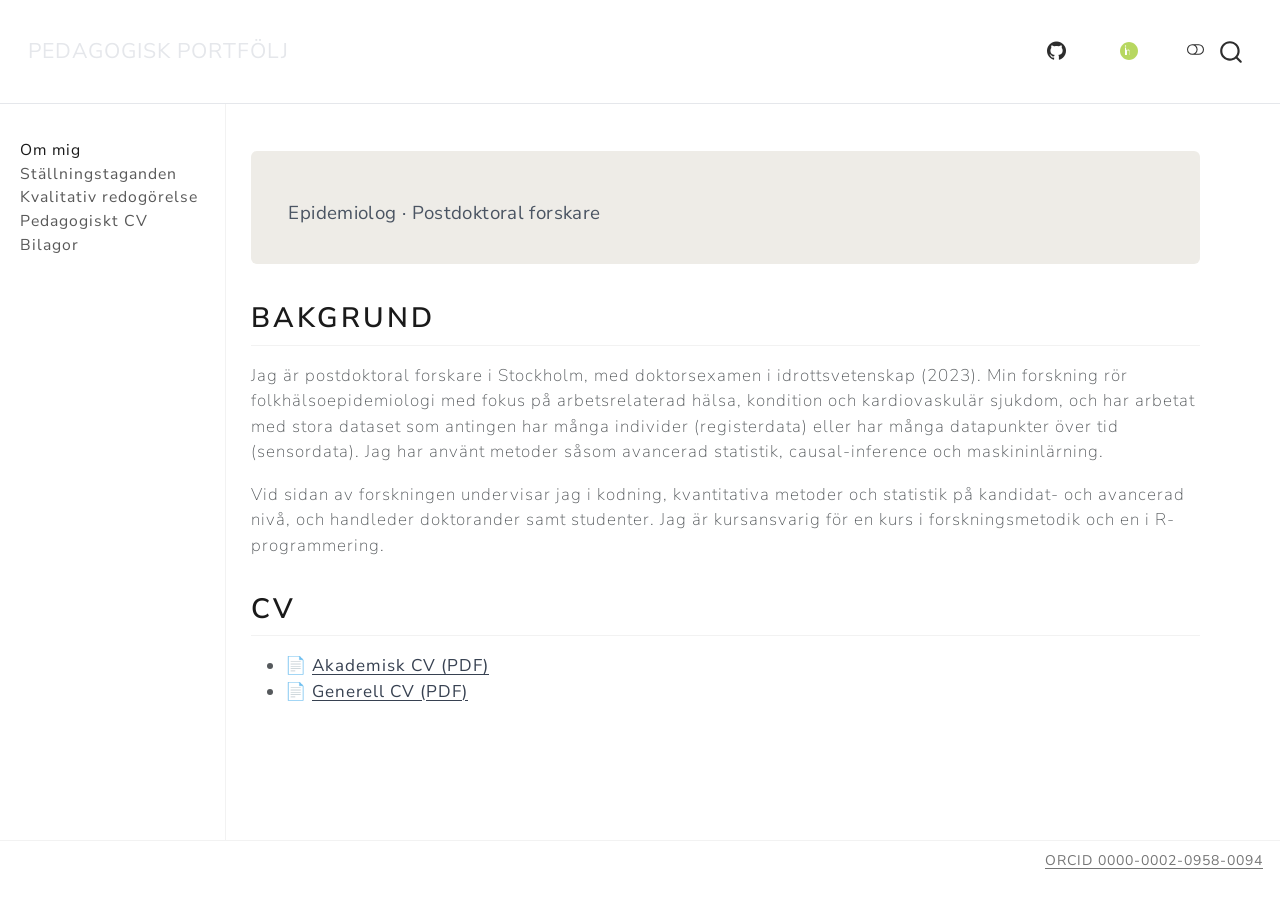
<file: docs/index.html>
<!DOCTYPE html>
<html xmlns="http://www.w3.org/1999/xhtml" lang="sv" xml:lang="sv"><head>

<meta charset="utf-8">
<meta name="generator" content="quarto-1.8.27">

<meta name="viewport" content="width=device-width, initial-scale=1.0, user-scalable=yes">


<title>Pedagogisk portfölj</title>
<style>
code{white-space: pre-wrap;}
span.smallcaps{font-variant: small-caps;}
div.columns{display: flex; gap: min(4vw, 1.5em);}
div.column{flex: auto; overflow-x: auto;}
div.hanging-indent{margin-left: 1.5em; text-indent: -1.5em;}
ul.task-list{list-style: none;}
ul.task-list li input[type="checkbox"] {
  width: 0.8em;
  margin: 0 0.8em 0.2em -1em; /* quarto-specific, see https://github.com/quarto-dev/quarto-cli/issues/4556 */ 
  vertical-align: middle;
}
</style>


<script src="site_libs/quarto-nav/quarto-nav.js"></script>
<script src="site_libs/quarto-nav/headroom.min.js"></script>
<script src="site_libs/clipboard/clipboard.min.js"></script>
<script src="site_libs/quarto-search/autocomplete.umd.js"></script>
<script src="site_libs/quarto-search/fuse.min.js"></script>
<script src="site_libs/quarto-search/quarto-search.js"></script>
<meta name="quarto:offset" content="./">
<script src="site_libs/quarto-html/quarto.js" type="module"></script>
<script src="site_libs/quarto-html/tabsets/tabsets.js" type="module"></script>
<script src="site_libs/quarto-html/axe/axe-check.js" type="module"></script>
<script src="site_libs/quarto-html/popper.min.js"></script>
<script src="site_libs/quarto-html/tippy.umd.min.js"></script>
<script src="site_libs/quarto-html/anchor.min.js"></script>
<link href="site_libs/quarto-html/tippy.css" rel="stylesheet">
<link href="site_libs/quarto-html/quarto-syntax-highlighting-ed96de9b727972fe78a7b5d16c58bf87.css" rel="stylesheet" class="quarto-color-scheme" id="quarto-text-highlighting-styles">
<link href="site_libs/quarto-html/quarto-syntax-highlighting-dark-4d9afe2b8d18ee9fa5d0d57b5ed4214d.css" rel="stylesheet" class="quarto-color-scheme quarto-color-alternate" id="quarto-text-highlighting-styles">
<link href="site_libs/quarto-html/quarto-syntax-highlighting-ed96de9b727972fe78a7b5d16c58bf87.css" rel="stylesheet" class="quarto-color-scheme-extra" id="quarto-text-highlighting-styles">
<script src="site_libs/bootstrap/bootstrap.min.js"></script>
<link href="site_libs/bootstrap/bootstrap-icons.css" rel="stylesheet">
<link href="site_libs/bootstrap/bootstrap-6faa1df204f2b8624732f99cb0a99181.min.css" rel="stylesheet" append-hash="true" class="quarto-color-scheme" id="quarto-bootstrap" data-mode="light">
<link href="site_libs/bootstrap/bootstrap-dark-77016cc7c37533878a65069369f6c3e6.min.css" rel="stylesheet" append-hash="true" class="quarto-color-scheme quarto-color-alternate" id="quarto-bootstrap" data-mode="dark">
<link href="site_libs/bootstrap/bootstrap-6faa1df204f2b8624732f99cb0a99181.min.css" rel="stylesheet" append-hash="true" class="quarto-color-scheme-extra" id="quarto-bootstrap" data-mode="light">
<script id="quarto-search-options" type="application/json">{
  "location": "navbar",
  "copy-button": false,
  "collapse-after": 3,
  "panel-placement": "end",
  "type": "overlay",
  "limit": 50,
  "keyboard-shortcut": [
    "f",
    "/",
    "s"
  ],
  "show-item-context": false,
  "language": {
    "search-no-results-text": "Inget resultat",
    "search-matching-documents-text": "matchande dokument",
    "search-copy-link-title": "Kopiera länk för att söka",
    "search-hide-matches-text": "Göm ytterligare resultat",
    "search-more-match-text": "annat resultat i detta dokument",
    "search-more-matches-text": "fler resultat i detta dokument",
    "search-clear-button-title": "Rensa",
    "search-text-placeholder": "",
    "search-detached-cancel-button-title": "Avbryt",
    "search-submit-button-title": "Verkställ",
    "search-label": "Sök"
  }
}</script>
<style>html{ scroll-behavior: smooth; }</style>


<link rel="stylesheet" href="styles.css">
</head>

<body class="nav-sidebar docked nav-fixed fullcontent quarto-light"><script id="quarto-html-before-body" type="application/javascript">
    const toggleBodyColorMode = (bsSheetEl) => {
      const mode = bsSheetEl.getAttribute("data-mode");
      const bodyEl = window.document.querySelector("body");
      if (mode === "dark") {
        bodyEl.classList.add("quarto-dark");
        bodyEl.classList.remove("quarto-light");
      } else {
        bodyEl.classList.add("quarto-light");
        bodyEl.classList.remove("quarto-dark");
      }
    }
    const toggleBodyColorPrimary = () => {
      const bsSheetEl = window.document.querySelector("link#quarto-bootstrap:not([rel=disabled-stylesheet])");
      if (bsSheetEl) {
        toggleBodyColorMode(bsSheetEl);
      }
    }
    const setColorSchemeToggle = (alternate) => {
      const toggles = window.document.querySelectorAll('.quarto-color-scheme-toggle');
      for (let i=0; i < toggles.length; i++) {
        const toggle = toggles[i];
        if (toggle) {
          if (alternate) {
            toggle.classList.add("alternate");
          } else {
            toggle.classList.remove("alternate");
          }
        }
      }
    };
    const toggleColorMode = (alternate) => {
      // Switch the stylesheets
      const primaryStylesheets = window.document.querySelectorAll('link.quarto-color-scheme:not(.quarto-color-alternate)');
      const alternateStylesheets = window.document.querySelectorAll('link.quarto-color-scheme.quarto-color-alternate');
      manageTransitions('#quarto-margin-sidebar .nav-link', false);
      if (alternate) {
        // note: dark is layered on light, we don't disable primary!
        enableStylesheet(alternateStylesheets);
        for (const sheetNode of alternateStylesheets) {
          if (sheetNode.id === "quarto-bootstrap") {
            toggleBodyColorMode(sheetNode);
          }
        }
      } else {
        disableStylesheet(alternateStylesheets);
        enableStylesheet(primaryStylesheets)
        toggleBodyColorPrimary();
      }
      manageTransitions('#quarto-margin-sidebar .nav-link', true);
      // Switch the toggles
      setColorSchemeToggle(alternate)
      // Hack to workaround the fact that safari doesn't
      // properly recolor the scrollbar when toggling (#1455)
      if (navigator.userAgent.indexOf('Safari') > 0 && navigator.userAgent.indexOf('Chrome') == -1) {
        manageTransitions("body", false);
        window.scrollTo(0, 1);
        setTimeout(() => {
          window.scrollTo(0, 0);
          manageTransitions("body", true);
        }, 40);
      }
    }
    const disableStylesheet = (stylesheets) => {
      for (let i=0; i < stylesheets.length; i++) {
        const stylesheet = stylesheets[i];
        stylesheet.rel = 'disabled-stylesheet';
      }
    }
    const enableStylesheet = (stylesheets) => {
      for (let i=0; i < stylesheets.length; i++) {
        const stylesheet = stylesheets[i];
        if(stylesheet.rel !== 'stylesheet') { // for Chrome, which will still FOUC without this check
          stylesheet.rel = 'stylesheet';
        }
      }
    }
    const manageTransitions = (selector, allowTransitions) => {
      const els = window.document.querySelectorAll(selector);
      for (let i=0; i < els.length; i++) {
        const el = els[i];
        if (allowTransitions) {
          el.classList.remove('notransition');
        } else {
          el.classList.add('notransition');
        }
      }
    }
    const isFileUrl = () => {
      return window.location.protocol === 'file:';
    }
    const hasAlternateSentinel = () => {
      let styleSentinel = getColorSchemeSentinel();
      if (styleSentinel !== null) {
        return styleSentinel === "alternate";
      } else {
        return false;
      }
    }
    const setStyleSentinel = (alternate) => {
      const value = alternate ? "alternate" : "default";
      if (!isFileUrl()) {
        window.localStorage.setItem("quarto-color-scheme", value);
      } else {
        localAlternateSentinel = value;
      }
    }
    const getColorSchemeSentinel = () => {
      if (!isFileUrl()) {
        const storageValue = window.localStorage.getItem("quarto-color-scheme");
        return storageValue != null ? storageValue : localAlternateSentinel;
      } else {
        return localAlternateSentinel;
      }
    }
    const toggleGiscusIfUsed = (isAlternate, darkModeDefault) => {
      const baseTheme = document.querySelector('#giscus-base-theme')?.value ?? 'light';
      const alternateTheme = document.querySelector('#giscus-alt-theme')?.value ?? 'dark';
      let newTheme = '';
      if(authorPrefersDark) {
        newTheme = isAlternate ? baseTheme : alternateTheme;
      } else {
        newTheme = isAlternate ? alternateTheme : baseTheme;
      }
      const changeGiscusTheme = () => {
        // From: https://github.com/giscus/giscus/issues/336
        const sendMessage = (message) => {
          const iframe = document.querySelector('iframe.giscus-frame');
          if (!iframe) return;
          iframe.contentWindow.postMessage({ giscus: message }, 'https://giscus.app');
        }
        sendMessage({
          setConfig: {
            theme: newTheme
          }
        });
      }
      const isGiscussLoaded = window.document.querySelector('iframe.giscus-frame') !== null;
      if (isGiscussLoaded) {
        changeGiscusTheme();
      }
    };
    const authorPrefersDark = false;
    const darkModeDefault = authorPrefersDark;
      document.querySelector('link#quarto-text-highlighting-styles.quarto-color-scheme-extra').rel = 'disabled-stylesheet';
      document.querySelector('link#quarto-bootstrap.quarto-color-scheme-extra').rel = 'disabled-stylesheet';
    let localAlternateSentinel = darkModeDefault ? 'alternate' : 'default';
    // Dark / light mode switch
    window.quartoToggleColorScheme = () => {
      // Read the current dark / light value
      let toAlternate = !hasAlternateSentinel();
      toggleColorMode(toAlternate);
      setStyleSentinel(toAlternate);
      toggleGiscusIfUsed(toAlternate, darkModeDefault);
      window.dispatchEvent(new Event('resize'));
    };
    // Switch to dark mode if need be
    if (hasAlternateSentinel()) {
      toggleColorMode(true);
    } else {
      toggleColorMode(false);
    }
  </script>

<div id="quarto-search-results"></div>
  <header id="quarto-header" class="headroom fixed-top">
    <nav class="navbar navbar-expand-lg " data-bs-theme="dark">
      <div class="navbar-container container-fluid">
      <div class="navbar-brand-container mx-auto">
    <a class="navbar-brand" href="./index.html">
    <span class="navbar-title">Pedagogisk portfölj</span>
    </a>
  </div>
            <div id="quarto-search" class="" title="Sök"></div>
          <button class="navbar-toggler" type="button" data-bs-toggle="collapse" data-bs-target="#navbarCollapse" aria-controls="navbarCollapse" role="menu" aria-expanded="false" aria-label="Skifta navigering" onclick="if (window.quartoToggleHeadroom) { window.quartoToggleHeadroom(); }">
  <span class="navbar-toggler-icon"></span>
</button>
          <div class="collapse navbar-collapse" id="navbarCollapse">
            <ul class="navbar-nav navbar-nav-scroll ms-auto">
  <li class="nav-item compact">
    <a class="nav-link" href="https://github.com/dvaiman"> <i class="bi bi-github" role="img" aria-label="GitHub">
</i> 
<span class="menu-text"></span></a>
  </li>  
  <li class="nav-item">
    <a class="nav-link" href="https://orcid.org/0000-0002-0958-0094"> 
<span class="menu-text"><img src="assets/orcid.svg" height="18" alt="ORCID" style="vertical-align:middle; opacity:0.8;"></span></a>
  </li>  
</ul>
          </div> <!-- /navcollapse -->
            <div class="quarto-navbar-tools">
  <a href="" class="quarto-color-scheme-toggle quarto-navigation-tool  px-1" onclick="window.quartoToggleColorScheme(); return false;" title="Skifta mörkt läge"><i class="bi"></i></a>
</div>
      </div> <!-- /container-fluid -->
    </nav>
  <nav class="quarto-secondary-nav">
    <div class="container-fluid d-flex">
      <button type="button" class="quarto-btn-toggle btn" data-bs-toggle="collapse" role="button" data-bs-target=".quarto-sidebar-collapse-item" aria-controls="quarto-sidebar" aria-expanded="false" aria-label="Skifta sidonavigering" onclick="if (window.quartoToggleHeadroom) { window.quartoToggleHeadroom(); }">
        <i class="bi bi-layout-text-sidebar-reverse"></i>
      </button>
        <nav class="quarto-page-breadcrumbs" aria-label="breadcrumb"><ol class="breadcrumb"><li class="breadcrumb-item"><a href="./index.html">Om mig</a></li></ol></nav>
        <a class="flex-grow-1" role="navigation" data-bs-toggle="collapse" data-bs-target=".quarto-sidebar-collapse-item" aria-controls="quarto-sidebar" aria-expanded="false" aria-label="Skifta sidonavigering" onclick="if (window.quartoToggleHeadroom) { window.quartoToggleHeadroom(); }">      
        </a>
    </div>
  </nav>
</header>
<!-- content -->
<div id="quarto-content" class="quarto-container page-columns page-rows-contents page-layout-article page-navbar">
<!-- sidebar -->
  <nav id="quarto-sidebar" class="sidebar collapse collapse-horizontal quarto-sidebar-collapse-item sidebar-navigation docked overflow-auto">
    <div class="sidebar-menu-container"> 
    <ul class="list-unstyled mt-1">
        <li class="sidebar-item">
  <div class="sidebar-item-container"> 
  <a href="./index.html" class="sidebar-item-text sidebar-link active">
 <span class="menu-text">Om mig</span></a>
  </div>
</li>
        <li class="sidebar-item">
  <div class="sidebar-item-container"> 
  <a href="./stallningstaganden.html" class="sidebar-item-text sidebar-link">
 <span class="menu-text">Ställningstaganden</span></a>
  </div>
</li>
        <li class="sidebar-item">
  <div class="sidebar-item-container"> 
  <a href="./kvalitativ.html" class="sidebar-item-text sidebar-link">
 <span class="menu-text">Kvalitativ redogörelse</span></a>
  </div>
</li>
        <li class="sidebar-item">
  <div class="sidebar-item-container"> 
  <a href="./dokumentation.html" class="sidebar-item-text sidebar-link">
 <span class="menu-text">Pedagogiskt CV</span></a>
  </div>
</li>
        <li class="sidebar-item">
  <div class="sidebar-item-container"> 
  <a href="./bilagor.html" class="sidebar-item-text sidebar-link">
 <span class="menu-text">Bilagor</span></a>
  </div>
</li>
    </ul>
    </div>
</nav>
<div id="quarto-sidebar-glass" class="quarto-sidebar-collapse-item" data-bs-toggle="collapse" data-bs-target=".quarto-sidebar-collapse-item"></div>
<!-- margin-sidebar -->
    
<!-- main -->
<main class="content" id="quarto-document-content"><header id="title-block-header" class="quarto-title-block"></header>





<div class="hero-header">
  <p class="hero-subtitle">Epidemiolog · Postdoktoral forskare</p>
</div>
<section id="bakgrund" class="level2">
<h2 class="anchored" data-anchor-id="bakgrund">Bakgrund</h2>
<p>Jag är postdoktoral forskare i Stockholm, med doktorsexamen i idrottsvetenskap (2023). Min forskning rör folkhälsoepidemiologi med fokus på arbetsrelaterad hälsa, kondition och kardiovaskulär sjukdom, och har arbetat med stora dataset som antingen har många individer (registerdata) eller har många datapunkter över tid (sensordata). Jag har använt metoder såsom avancerad statistik, causal-inference och maskininlärning.</p>
<p>Vid sidan av forskningen undervisar jag i kodning, kvantitativa metoder och statistik på kandidat- och avancerad nivå, och handleder doktorander samt studenter. Jag är kursansvarig för en kurs i forskningsmetodik och en i R-programmering.</p>
</section>
<section id="cv" class="level2">
<h2 class="anchored" data-anchor-id="cv">CV</h2>
<ul>
<li>📄 <a href="../script/cv_akademisk.pdf">Akademisk CV (PDF)</a></li>
<li>📄 <a href="../script/cv_generell.pdf">Generell CV (PDF)</a></li>
</ul>


</section>

</main> <!-- /main -->
<script id="quarto-html-after-body" type="application/javascript">
  window.document.addEventListener("DOMContentLoaded", function (event) {
    // Ensure there is a toggle, if there isn't float one in the top right
    if (window.document.querySelector('.quarto-color-scheme-toggle') === null) {
      const a = window.document.createElement('a');
      a.classList.add('top-right');
      a.classList.add('quarto-color-scheme-toggle');
      a.href = "";
      a.onclick = function() { try { window.quartoToggleColorScheme(); } catch {} return false; };
      const i = window.document.createElement("i");
      i.classList.add('bi');
      a.appendChild(i);
      window.document.body.appendChild(a);
    }
    setColorSchemeToggle(hasAlternateSentinel())
    const icon = "";
    const anchorJS = new window.AnchorJS();
    anchorJS.options = {
      placement: 'right',
      icon: icon
    };
    anchorJS.add('.anchored');
    const isCodeAnnotation = (el) => {
      for (const clz of el.classList) {
        if (clz.startsWith('code-annotation-')) {                     
          return true;
        }
      }
      return false;
    }
    const onCopySuccess = function(e) {
      // button target
      const button = e.trigger;
      // don't keep focus
      button.blur();
      // flash "checked"
      button.classList.add('code-copy-button-checked');
      var currentTitle = button.getAttribute("title");
      button.setAttribute("title", "Kopierat!");
      let tooltip;
      if (window.bootstrap) {
        button.setAttribute("data-bs-toggle", "tooltip");
        button.setAttribute("data-bs-placement", "left");
        button.setAttribute("data-bs-title", "Kopierat!");
        tooltip = new bootstrap.Tooltip(button, 
          { trigger: "manual", 
            customClass: "code-copy-button-tooltip",
            offset: [0, -8]});
        tooltip.show();    
      }
      setTimeout(function() {
        if (tooltip) {
          tooltip.hide();
          button.removeAttribute("data-bs-title");
          button.removeAttribute("data-bs-toggle");
          button.removeAttribute("data-bs-placement");
        }
        button.setAttribute("title", currentTitle);
        button.classList.remove('code-copy-button-checked');
      }, 1000);
      // clear code selection
      e.clearSelection();
    }
    const getTextToCopy = function(trigger) {
      const outerScaffold = trigger.parentElement.cloneNode(true);
      const codeEl = outerScaffold.querySelector('code');
      for (const childEl of codeEl.children) {
        if (isCodeAnnotation(childEl)) {
          childEl.remove();
        }
      }
      return codeEl.innerText;
    }
    const clipboard = new window.ClipboardJS('.code-copy-button:not([data-in-quarto-modal])', {
      text: getTextToCopy
    });
    clipboard.on('success', onCopySuccess);
    if (window.document.getElementById('quarto-embedded-source-code-modal')) {
      const clipboardModal = new window.ClipboardJS('.code-copy-button[data-in-quarto-modal]', {
        text: getTextToCopy,
        container: window.document.getElementById('quarto-embedded-source-code-modal')
      });
      clipboardModal.on('success', onCopySuccess);
    }
      var localhostRegex = new RegExp(/^(?:http|https):\/\/localhost\:?[0-9]*\//);
      var mailtoRegex = new RegExp(/^mailto:/);
        var filterRegex = new RegExp('/' + window.location.host + '/');
      var isInternal = (href) => {
          return filterRegex.test(href) || localhostRegex.test(href) || mailtoRegex.test(href);
      }
      // Inspect non-navigation links and adorn them if external
     var links = window.document.querySelectorAll('a[href]:not(.nav-link):not(.navbar-brand):not(.toc-action):not(.sidebar-link):not(.sidebar-item-toggle):not(.pagination-link):not(.no-external):not([aria-hidden]):not(.dropdown-item):not(.quarto-navigation-tool):not(.about-link)');
      for (var i=0; i<links.length; i++) {
        const link = links[i];
        if (!isInternal(link.href)) {
          // undo the damage that might have been done by quarto-nav.js in the case of
          // links that we want to consider external
          if (link.dataset.originalHref !== undefined) {
            link.href = link.dataset.originalHref;
          }
        }
      }
    function tippyHover(el, contentFn, onTriggerFn, onUntriggerFn) {
      const config = {
        allowHTML: true,
        maxWidth: 500,
        delay: 100,
        arrow: false,
        appendTo: function(el) {
            return el.parentElement;
        },
        interactive: true,
        interactiveBorder: 10,
        theme: 'quarto',
        placement: 'bottom-start',
      };
      if (contentFn) {
        config.content = contentFn;
      }
      if (onTriggerFn) {
        config.onTrigger = onTriggerFn;
      }
      if (onUntriggerFn) {
        config.onUntrigger = onUntriggerFn;
      }
      window.tippy(el, config); 
    }
    const noterefs = window.document.querySelectorAll('a[role="doc-noteref"]');
    for (var i=0; i<noterefs.length; i++) {
      const ref = noterefs[i];
      tippyHover(ref, function() {
        // use id or data attribute instead here
        let href = ref.getAttribute('data-footnote-href') || ref.getAttribute('href');
        try { href = new URL(href).hash; } catch {}
        const id = href.replace(/^#\/?/, "");
        const note = window.document.getElementById(id);
        if (note) {
          return note.innerHTML;
        } else {
          return "";
        }
      });
    }
    const xrefs = window.document.querySelectorAll('a.quarto-xref');
    const processXRef = (id, note) => {
      // Strip column container classes
      const stripColumnClz = (el) => {
        el.classList.remove("page-full", "page-columns");
        if (el.children) {
          for (const child of el.children) {
            stripColumnClz(child);
          }
        }
      }
      stripColumnClz(note)
      if (id === null || id.startsWith('sec-')) {
        // Special case sections, only their first couple elements
        const container = document.createElement("div");
        if (note.children && note.children.length > 2) {
          container.appendChild(note.children[0].cloneNode(true));
          for (let i = 1; i < note.children.length; i++) {
            const child = note.children[i];
            if (child.tagName === "P" && child.innerText === "") {
              continue;
            } else {
              container.appendChild(child.cloneNode(true));
              break;
            }
          }
          if (window.Quarto?.typesetMath) {
            window.Quarto.typesetMath(container);
          }
          return container.innerHTML
        } else {
          if (window.Quarto?.typesetMath) {
            window.Quarto.typesetMath(note);
          }
          return note.innerHTML;
        }
      } else {
        // Remove any anchor links if they are present
        const anchorLink = note.querySelector('a.anchorjs-link');
        if (anchorLink) {
          anchorLink.remove();
        }
        if (window.Quarto?.typesetMath) {
          window.Quarto.typesetMath(note);
        }
        if (note.classList.contains("callout")) {
          return note.outerHTML;
        } else {
          return note.innerHTML;
        }
      }
    }
    for (var i=0; i<xrefs.length; i++) {
      const xref = xrefs[i];
      tippyHover(xref, undefined, function(instance) {
        instance.disable();
        let url = xref.getAttribute('href');
        let hash = undefined; 
        if (url.startsWith('#')) {
          hash = url;
        } else {
          try { hash = new URL(url).hash; } catch {}
        }
        if (hash) {
          const id = hash.replace(/^#\/?/, "");
          const note = window.document.getElementById(id);
          if (note !== null) {
            try {
              const html = processXRef(id, note.cloneNode(true));
              instance.setContent(html);
            } finally {
              instance.enable();
              instance.show();
            }
          } else {
            // See if we can fetch this
            fetch(url.split('#')[0])
            .then(res => res.text())
            .then(html => {
              const parser = new DOMParser();
              const htmlDoc = parser.parseFromString(html, "text/html");
              const note = htmlDoc.getElementById(id);
              if (note !== null) {
                const html = processXRef(id, note);
                instance.setContent(html);
              } 
            }).finally(() => {
              instance.enable();
              instance.show();
            });
          }
        } else {
          // See if we can fetch a full url (with no hash to target)
          // This is a special case and we should probably do some content thinning / targeting
          fetch(url)
          .then(res => res.text())
          .then(html => {
            const parser = new DOMParser();
            const htmlDoc = parser.parseFromString(html, "text/html");
            const note = htmlDoc.querySelector('main.content');
            if (note !== null) {
              // This should only happen for chapter cross references
              // (since there is no id in the URL)
              // remove the first header
              if (note.children.length > 0 && note.children[0].tagName === "HEADER") {
                note.children[0].remove();
              }
              const html = processXRef(null, note);
              instance.setContent(html);
            } 
          }).finally(() => {
            instance.enable();
            instance.show();
          });
        }
      }, function(instance) {
      });
    }
        let selectedAnnoteEl;
        const selectorForAnnotation = ( cell, annotation) => {
          let cellAttr = 'data-code-cell="' + cell + '"';
          let lineAttr = 'data-code-annotation="' +  annotation + '"';
          const selector = 'span[' + cellAttr + '][' + lineAttr + ']';
          return selector;
        }
        const selectCodeLines = (annoteEl) => {
          const doc = window.document;
          const targetCell = annoteEl.getAttribute("data-target-cell");
          const targetAnnotation = annoteEl.getAttribute("data-target-annotation");
          const annoteSpan = window.document.querySelector(selectorForAnnotation(targetCell, targetAnnotation));
          const lines = annoteSpan.getAttribute("data-code-lines").split(",");
          const lineIds = lines.map((line) => {
            return targetCell + "-" + line;
          })
          let top = null;
          let height = null;
          let parent = null;
          if (lineIds.length > 0) {
              //compute the position of the single el (top and bottom and make a div)
              const el = window.document.getElementById(lineIds[0]);
              top = el.offsetTop;
              height = el.offsetHeight;
              parent = el.parentElement.parentElement;
            if (lineIds.length > 1) {
              const lastEl = window.document.getElementById(lineIds[lineIds.length - 1]);
              const bottom = lastEl.offsetTop + lastEl.offsetHeight;
              height = bottom - top;
            }
            if (top !== null && height !== null && parent !== null) {
              // cook up a div (if necessary) and position it 
              let div = window.document.getElementById("code-annotation-line-highlight");
              if (div === null) {
                div = window.document.createElement("div");
                div.setAttribute("id", "code-annotation-line-highlight");
                div.style.position = 'absolute';
                parent.appendChild(div);
              }
              div.style.top = top - 2 + "px";
              div.style.height = height + 4 + "px";
              div.style.left = 0;
              let gutterDiv = window.document.getElementById("code-annotation-line-highlight-gutter");
              if (gutterDiv === null) {
                gutterDiv = window.document.createElement("div");
                gutterDiv.setAttribute("id", "code-annotation-line-highlight-gutter");
                gutterDiv.style.position = 'absolute';
                const codeCell = window.document.getElementById(targetCell);
                const gutter = codeCell.querySelector('.code-annotation-gutter');
                gutter.appendChild(gutterDiv);
              }
              gutterDiv.style.top = top - 2 + "px";
              gutterDiv.style.height = height + 4 + "px";
            }
            selectedAnnoteEl = annoteEl;
          }
        };
        const unselectCodeLines = () => {
          const elementsIds = ["code-annotation-line-highlight", "code-annotation-line-highlight-gutter"];
          elementsIds.forEach((elId) => {
            const div = window.document.getElementById(elId);
            if (div) {
              div.remove();
            }
          });
          selectedAnnoteEl = undefined;
        };
          // Handle positioning of the toggle
      window.addEventListener(
        "resize",
        throttle(() => {
          elRect = undefined;
          if (selectedAnnoteEl) {
            selectCodeLines(selectedAnnoteEl);
          }
        }, 10)
      );
      function throttle(fn, ms) {
      let throttle = false;
      let timer;
        return (...args) => {
          if(!throttle) { // first call gets through
              fn.apply(this, args);
              throttle = true;
          } else { // all the others get throttled
              if(timer) clearTimeout(timer); // cancel #2
              timer = setTimeout(() => {
                fn.apply(this, args);
                timer = throttle = false;
              }, ms);
          }
        };
      }
        // Attach click handler to the DT
        const annoteDls = window.document.querySelectorAll('dt[data-target-cell]');
        for (const annoteDlNode of annoteDls) {
          annoteDlNode.addEventListener('click', (event) => {
            const clickedEl = event.target;
            if (clickedEl !== selectedAnnoteEl) {
              unselectCodeLines();
              const activeEl = window.document.querySelector('dt[data-target-cell].code-annotation-active');
              if (activeEl) {
                activeEl.classList.remove('code-annotation-active');
              }
              selectCodeLines(clickedEl);
              clickedEl.classList.add('code-annotation-active');
            } else {
              // Unselect the line
              unselectCodeLines();
              clickedEl.classList.remove('code-annotation-active');
            }
          });
        }
    const findCites = (el) => {
      const parentEl = el.parentElement;
      if (parentEl) {
        const cites = parentEl.dataset.cites;
        if (cites) {
          return {
            el,
            cites: cites.split(' ')
          };
        } else {
          return findCites(el.parentElement)
        }
      } else {
        return undefined;
      }
    };
    var bibliorefs = window.document.querySelectorAll('a[role="doc-biblioref"]');
    for (var i=0; i<bibliorefs.length; i++) {
      const ref = bibliorefs[i];
      const citeInfo = findCites(ref);
      if (citeInfo) {
        tippyHover(citeInfo.el, function() {
          var popup = window.document.createElement('div');
          citeInfo.cites.forEach(function(cite) {
            var citeDiv = window.document.createElement('div');
            citeDiv.classList.add('hanging-indent');
            citeDiv.classList.add('csl-entry');
            var biblioDiv = window.document.getElementById('ref-' + cite);
            if (biblioDiv) {
              citeDiv.innerHTML = biblioDiv.innerHTML;
            }
            popup.appendChild(citeDiv);
          });
          return popup.innerHTML;
        });
      }
    }
  });
  </script>
</div> <!-- /content -->
<footer class="footer">
  <div class="nav-footer">
    <div class="nav-footer-left">
      &nbsp;
    </div>   
    <div class="nav-footer-center">
      &nbsp;
    </div>
    <div class="nav-footer-right">
<p><a href="https://orcid.org/0000-0002-0958-0094">ORCID 0000-0002-0958-0094</a></p>
</div>
  </div>
</footer>




<script src="site_libs/quarto-html/zenscroll-min.js"></script>
</body></html>
</file>
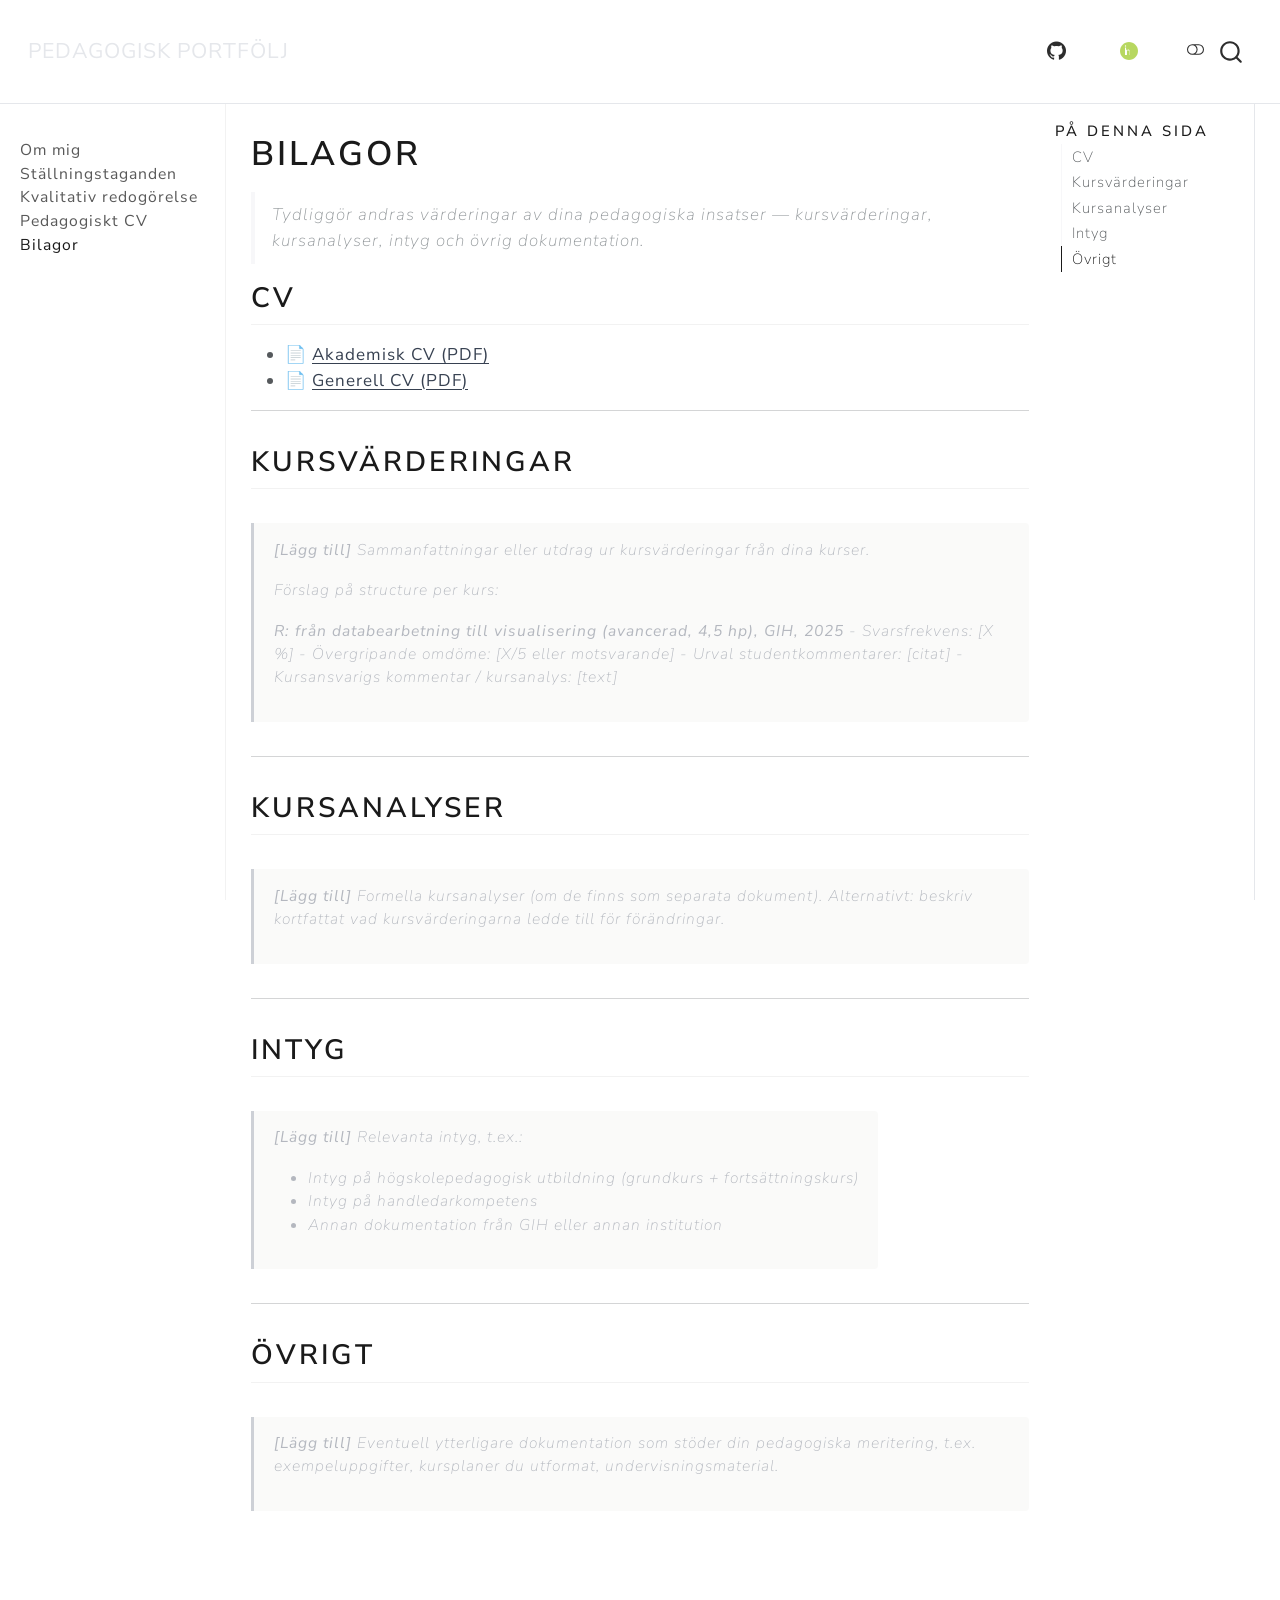
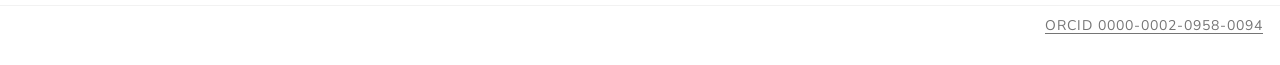
<file: docs/bilagor.html>
<!DOCTYPE html>
<html xmlns="http://www.w3.org/1999/xhtml" lang="sv" xml:lang="sv"><head>

<meta charset="utf-8">
<meta name="generator" content="quarto-1.8.27">

<meta name="viewport" content="width=device-width, initial-scale=1.0, user-scalable=yes">


<title>Bilagor – Pedagogisk portfölj</title>
<style>
code{white-space: pre-wrap;}
span.smallcaps{font-variant: small-caps;}
div.columns{display: flex; gap: min(4vw, 1.5em);}
div.column{flex: auto; overflow-x: auto;}
div.hanging-indent{margin-left: 1.5em; text-indent: -1.5em;}
ul.task-list{list-style: none;}
ul.task-list li input[type="checkbox"] {
  width: 0.8em;
  margin: 0 0.8em 0.2em -1em; /* quarto-specific, see https://github.com/quarto-dev/quarto-cli/issues/4556 */ 
  vertical-align: middle;
}
</style>


<script src="site_libs/quarto-nav/quarto-nav.js"></script>
<script src="site_libs/quarto-nav/headroom.min.js"></script>
<script src="site_libs/clipboard/clipboard.min.js"></script>
<script src="site_libs/quarto-search/autocomplete.umd.js"></script>
<script src="site_libs/quarto-search/fuse.min.js"></script>
<script src="site_libs/quarto-search/quarto-search.js"></script>
<meta name="quarto:offset" content="./">
<script src="site_libs/quarto-html/quarto.js" type="module"></script>
<script src="site_libs/quarto-html/tabsets/tabsets.js" type="module"></script>
<script src="site_libs/quarto-html/axe/axe-check.js" type="module"></script>
<script src="site_libs/quarto-html/popper.min.js"></script>
<script src="site_libs/quarto-html/tippy.umd.min.js"></script>
<script src="site_libs/quarto-html/anchor.min.js"></script>
<link href="site_libs/quarto-html/tippy.css" rel="stylesheet">
<link href="site_libs/quarto-html/quarto-syntax-highlighting-ed96de9b727972fe78a7b5d16c58bf87.css" rel="stylesheet" class="quarto-color-scheme" id="quarto-text-highlighting-styles">
<link href="site_libs/quarto-html/quarto-syntax-highlighting-dark-4d9afe2b8d18ee9fa5d0d57b5ed4214d.css" rel="stylesheet" class="quarto-color-scheme quarto-color-alternate" id="quarto-text-highlighting-styles">
<link href="site_libs/quarto-html/quarto-syntax-highlighting-ed96de9b727972fe78a7b5d16c58bf87.css" rel="stylesheet" class="quarto-color-scheme-extra" id="quarto-text-highlighting-styles">
<script src="site_libs/bootstrap/bootstrap.min.js"></script>
<link href="site_libs/bootstrap/bootstrap-icons.css" rel="stylesheet">
<link href="site_libs/bootstrap/bootstrap-6faa1df204f2b8624732f99cb0a99181.min.css" rel="stylesheet" append-hash="true" class="quarto-color-scheme" id="quarto-bootstrap" data-mode="light">
<link href="site_libs/bootstrap/bootstrap-dark-77016cc7c37533878a65069369f6c3e6.min.css" rel="stylesheet" append-hash="true" class="quarto-color-scheme quarto-color-alternate" id="quarto-bootstrap" data-mode="dark">
<link href="site_libs/bootstrap/bootstrap-6faa1df204f2b8624732f99cb0a99181.min.css" rel="stylesheet" append-hash="true" class="quarto-color-scheme-extra" id="quarto-bootstrap" data-mode="light">
<script id="quarto-search-options" type="application/json">{
  "location": "navbar",
  "copy-button": false,
  "collapse-after": 3,
  "panel-placement": "end",
  "type": "overlay",
  "limit": 50,
  "keyboard-shortcut": [
    "f",
    "/",
    "s"
  ],
  "show-item-context": false,
  "language": {
    "search-no-results-text": "Inget resultat",
    "search-matching-documents-text": "matchande dokument",
    "search-copy-link-title": "Kopiera länk för att söka",
    "search-hide-matches-text": "Göm ytterligare resultat",
    "search-more-match-text": "annat resultat i detta dokument",
    "search-more-matches-text": "fler resultat i detta dokument",
    "search-clear-button-title": "Rensa",
    "search-text-placeholder": "",
    "search-detached-cancel-button-title": "Avbryt",
    "search-submit-button-title": "Verkställ",
    "search-label": "Sök"
  }
}</script>
<style>html{ scroll-behavior: smooth; }</style>


<link rel="stylesheet" href="styles.css">
</head>

<body class="nav-sidebar docked nav-fixed quarto-light"><script id="quarto-html-before-body" type="application/javascript">
    const toggleBodyColorMode = (bsSheetEl) => {
      const mode = bsSheetEl.getAttribute("data-mode");
      const bodyEl = window.document.querySelector("body");
      if (mode === "dark") {
        bodyEl.classList.add("quarto-dark");
        bodyEl.classList.remove("quarto-light");
      } else {
        bodyEl.classList.add("quarto-light");
        bodyEl.classList.remove("quarto-dark");
      }
    }
    const toggleBodyColorPrimary = () => {
      const bsSheetEl = window.document.querySelector("link#quarto-bootstrap:not([rel=disabled-stylesheet])");
      if (bsSheetEl) {
        toggleBodyColorMode(bsSheetEl);
      }
    }
    const setColorSchemeToggle = (alternate) => {
      const toggles = window.document.querySelectorAll('.quarto-color-scheme-toggle');
      for (let i=0; i < toggles.length; i++) {
        const toggle = toggles[i];
        if (toggle) {
          if (alternate) {
            toggle.classList.add("alternate");
          } else {
            toggle.classList.remove("alternate");
          }
        }
      }
    };
    const toggleColorMode = (alternate) => {
      // Switch the stylesheets
      const primaryStylesheets = window.document.querySelectorAll('link.quarto-color-scheme:not(.quarto-color-alternate)');
      const alternateStylesheets = window.document.querySelectorAll('link.quarto-color-scheme.quarto-color-alternate');
      manageTransitions('#quarto-margin-sidebar .nav-link', false);
      if (alternate) {
        // note: dark is layered on light, we don't disable primary!
        enableStylesheet(alternateStylesheets);
        for (const sheetNode of alternateStylesheets) {
          if (sheetNode.id === "quarto-bootstrap") {
            toggleBodyColorMode(sheetNode);
          }
        }
      } else {
        disableStylesheet(alternateStylesheets);
        enableStylesheet(primaryStylesheets)
        toggleBodyColorPrimary();
      }
      manageTransitions('#quarto-margin-sidebar .nav-link', true);
      // Switch the toggles
      setColorSchemeToggle(alternate)
      // Hack to workaround the fact that safari doesn't
      // properly recolor the scrollbar when toggling (#1455)
      if (navigator.userAgent.indexOf('Safari') > 0 && navigator.userAgent.indexOf('Chrome') == -1) {
        manageTransitions("body", false);
        window.scrollTo(0, 1);
        setTimeout(() => {
          window.scrollTo(0, 0);
          manageTransitions("body", true);
        }, 40);
      }
    }
    const disableStylesheet = (stylesheets) => {
      for (let i=0; i < stylesheets.length; i++) {
        const stylesheet = stylesheets[i];
        stylesheet.rel = 'disabled-stylesheet';
      }
    }
    const enableStylesheet = (stylesheets) => {
      for (let i=0; i < stylesheets.length; i++) {
        const stylesheet = stylesheets[i];
        if(stylesheet.rel !== 'stylesheet') { // for Chrome, which will still FOUC without this check
          stylesheet.rel = 'stylesheet';
        }
      }
    }
    const manageTransitions = (selector, allowTransitions) => {
      const els = window.document.querySelectorAll(selector);
      for (let i=0; i < els.length; i++) {
        const el = els[i];
        if (allowTransitions) {
          el.classList.remove('notransition');
        } else {
          el.classList.add('notransition');
        }
      }
    }
    const isFileUrl = () => {
      return window.location.protocol === 'file:';
    }
    const hasAlternateSentinel = () => {
      let styleSentinel = getColorSchemeSentinel();
      if (styleSentinel !== null) {
        return styleSentinel === "alternate";
      } else {
        return false;
      }
    }
    const setStyleSentinel = (alternate) => {
      const value = alternate ? "alternate" : "default";
      if (!isFileUrl()) {
        window.localStorage.setItem("quarto-color-scheme", value);
      } else {
        localAlternateSentinel = value;
      }
    }
    const getColorSchemeSentinel = () => {
      if (!isFileUrl()) {
        const storageValue = window.localStorage.getItem("quarto-color-scheme");
        return storageValue != null ? storageValue : localAlternateSentinel;
      } else {
        return localAlternateSentinel;
      }
    }
    const toggleGiscusIfUsed = (isAlternate, darkModeDefault) => {
      const baseTheme = document.querySelector('#giscus-base-theme')?.value ?? 'light';
      const alternateTheme = document.querySelector('#giscus-alt-theme')?.value ?? 'dark';
      let newTheme = '';
      if(authorPrefersDark) {
        newTheme = isAlternate ? baseTheme : alternateTheme;
      } else {
        newTheme = isAlternate ? alternateTheme : baseTheme;
      }
      const changeGiscusTheme = () => {
        // From: https://github.com/giscus/giscus/issues/336
        const sendMessage = (message) => {
          const iframe = document.querySelector('iframe.giscus-frame');
          if (!iframe) return;
          iframe.contentWindow.postMessage({ giscus: message }, 'https://giscus.app');
        }
        sendMessage({
          setConfig: {
            theme: newTheme
          }
        });
      }
      const isGiscussLoaded = window.document.querySelector('iframe.giscus-frame') !== null;
      if (isGiscussLoaded) {
        changeGiscusTheme();
      }
    };
    const authorPrefersDark = false;
    const darkModeDefault = authorPrefersDark;
      document.querySelector('link#quarto-text-highlighting-styles.quarto-color-scheme-extra').rel = 'disabled-stylesheet';
      document.querySelector('link#quarto-bootstrap.quarto-color-scheme-extra').rel = 'disabled-stylesheet';
    let localAlternateSentinel = darkModeDefault ? 'alternate' : 'default';
    // Dark / light mode switch
    window.quartoToggleColorScheme = () => {
      // Read the current dark / light value
      let toAlternate = !hasAlternateSentinel();
      toggleColorMode(toAlternate);
      setStyleSentinel(toAlternate);
      toggleGiscusIfUsed(toAlternate, darkModeDefault);
      window.dispatchEvent(new Event('resize'));
    };
    // Switch to dark mode if need be
    if (hasAlternateSentinel()) {
      toggleColorMode(true);
    } else {
      toggleColorMode(false);
    }
  </script>

<div id="quarto-search-results"></div>
  <header id="quarto-header" class="headroom fixed-top">
    <nav class="navbar navbar-expand-lg " data-bs-theme="dark">
      <div class="navbar-container container-fluid">
      <div class="navbar-brand-container mx-auto">
    <a class="navbar-brand" href="./index.html">
    <span class="navbar-title">Pedagogisk portfölj</span>
    </a>
  </div>
            <div id="quarto-search" class="" title="Sök"></div>
          <button class="navbar-toggler" type="button" data-bs-toggle="collapse" data-bs-target="#navbarCollapse" aria-controls="navbarCollapse" role="menu" aria-expanded="false" aria-label="Skifta navigering" onclick="if (window.quartoToggleHeadroom) { window.quartoToggleHeadroom(); }">
  <span class="navbar-toggler-icon"></span>
</button>
          <div class="collapse navbar-collapse" id="navbarCollapse">
            <ul class="navbar-nav navbar-nav-scroll ms-auto">
  <li class="nav-item compact">
    <a class="nav-link" href="https://github.com/dvaiman"> <i class="bi bi-github" role="img" aria-label="GitHub">
</i> 
<span class="menu-text"></span></a>
  </li>  
  <li class="nav-item">
    <a class="nav-link" href="https://orcid.org/0000-0002-0958-0094"> 
<span class="menu-text"><img src="assets/orcid.svg" height="18" alt="ORCID" style="vertical-align:middle; opacity:0.8;"></span></a>
  </li>  
</ul>
          </div> <!-- /navcollapse -->
            <div class="quarto-navbar-tools">
  <a href="" class="quarto-color-scheme-toggle quarto-navigation-tool  px-1" onclick="window.quartoToggleColorScheme(); return false;" title="Skifta mörkt läge"><i class="bi"></i></a>
</div>
      </div> <!-- /container-fluid -->
    </nav>
  <nav class="quarto-secondary-nav">
    <div class="container-fluid d-flex">
      <button type="button" class="quarto-btn-toggle btn" data-bs-toggle="collapse" role="button" data-bs-target=".quarto-sidebar-collapse-item" aria-controls="quarto-sidebar" aria-expanded="false" aria-label="Skifta sidonavigering" onclick="if (window.quartoToggleHeadroom) { window.quartoToggleHeadroom(); }">
        <i class="bi bi-layout-text-sidebar-reverse"></i>
      </button>
        <nav class="quarto-page-breadcrumbs" aria-label="breadcrumb"><ol class="breadcrumb"><li class="breadcrumb-item"><a href="./bilagor.html">Bilagor</a></li></ol></nav>
        <a class="flex-grow-1" role="navigation" data-bs-toggle="collapse" data-bs-target=".quarto-sidebar-collapse-item" aria-controls="quarto-sidebar" aria-expanded="false" aria-label="Skifta sidonavigering" onclick="if (window.quartoToggleHeadroom) { window.quartoToggleHeadroom(); }">      
        </a>
    </div>
  </nav>
</header>
<!-- content -->
<div id="quarto-content" class="quarto-container page-columns page-rows-contents page-layout-article page-navbar">
<!-- sidebar -->
  <nav id="quarto-sidebar" class="sidebar collapse collapse-horizontal quarto-sidebar-collapse-item sidebar-navigation docked overflow-auto">
    <div class="sidebar-menu-container"> 
    <ul class="list-unstyled mt-1">
        <li class="sidebar-item">
  <div class="sidebar-item-container"> 
  <a href="./index.html" class="sidebar-item-text sidebar-link">
 <span class="menu-text">Om mig</span></a>
  </div>
</li>
        <li class="sidebar-item">
  <div class="sidebar-item-container"> 
  <a href="./stallningstaganden.html" class="sidebar-item-text sidebar-link">
 <span class="menu-text">Ställningstaganden</span></a>
  </div>
</li>
        <li class="sidebar-item">
  <div class="sidebar-item-container"> 
  <a href="./kvalitativ.html" class="sidebar-item-text sidebar-link">
 <span class="menu-text">Kvalitativ redogörelse</span></a>
  </div>
</li>
        <li class="sidebar-item">
  <div class="sidebar-item-container"> 
  <a href="./dokumentation.html" class="sidebar-item-text sidebar-link">
 <span class="menu-text">Pedagogiskt CV</span></a>
  </div>
</li>
        <li class="sidebar-item">
  <div class="sidebar-item-container"> 
  <a href="./bilagor.html" class="sidebar-item-text sidebar-link active">
 <span class="menu-text">Bilagor</span></a>
  </div>
</li>
    </ul>
    </div>
</nav>
<div id="quarto-sidebar-glass" class="quarto-sidebar-collapse-item" data-bs-toggle="collapse" data-bs-target=".quarto-sidebar-collapse-item"></div>
<!-- margin-sidebar -->
    <div id="quarto-margin-sidebar" class="sidebar margin-sidebar">
        <nav id="TOC" role="doc-toc" class="toc-active">
    <h2 id="toc-title">På denna sida</h2>
   
  <ul>
  <li><a href="#cv" id="toc-cv" class="nav-link active" data-scroll-target="#cv">CV</a></li>
  <li><a href="#kursvärderingar" id="toc-kursvärderingar" class="nav-link" data-scroll-target="#kursvärderingar">Kursvärderingar</a></li>
  <li><a href="#kursanalyser" id="toc-kursanalyser" class="nav-link" data-scroll-target="#kursanalyser">Kursanalyser</a></li>
  <li><a href="#intyg" id="toc-intyg" class="nav-link" data-scroll-target="#intyg">Intyg</a></li>
  <li><a href="#övrigt" id="toc-övrigt" class="nav-link" data-scroll-target="#övrigt">Övrigt</a></li>
  </ul>
</nav>
    </div>
<!-- main -->
<main class="content" id="quarto-document-content">


<header id="title-block-header" class="quarto-title-block default">
<div class="quarto-title">
<h1 class="title">Bilagor</h1>
</div>



<div class="quarto-title-meta">

    
  
    
  </div>
  


</header>


<blockquote class="blockquote">
<p><em>Tydliggör andras värderingar av dina pedagogiska insatser — kursvärderingar, kursanalyser, intyg och övrig dokumentation.</em></p>
</blockquote>
<section id="cv" class="level2">
<h2 class="anchored" data-anchor-id="cv">CV</h2>
<ul>
<li>📄 <a href="../script/cv_akademisk.pdf">Akademisk CV (PDF)</a></li>
<li>📄 <a href="../script/cv_generell.pdf">Generell CV (PDF)</a></li>
</ul>
<hr>
</section>
<section id="kursvärderingar" class="level2">
<h2 class="anchored" data-anchor-id="kursvärderingar">Kursvärderingar</h2>
<div class="placeholder">
<p><strong>[Lägg till]</strong> Sammanfattningar eller utdrag ur kursvärderingar från dina kurser.</p>
<p>Förslag på structure per kurs:</p>
<p><strong>R: från databearbetning till visualisering (avancerad, 4,5 hp), GIH, 2025</strong> - Svarsfrekvens: <em>[X %]</em> - Övergripande omdöme: <em>[X/5 eller motsvarande]</em> - Urval studentkommentarer: <em>[citat]</em> - Kursansvarigs kommentar / kursanalys: <em>[text]</em></p>
</div>
<hr>
</section>
<section id="kursanalyser" class="level2">
<h2 class="anchored" data-anchor-id="kursanalyser">Kursanalyser</h2>
<div class="placeholder">
<p><strong>[Lägg till]</strong> Formella kursanalyser (om de finns som separata dokument). Alternativt: beskriv kortfattat vad kursvärderingarna ledde till för förändringar.</p>
</div>
<hr>
</section>
<section id="intyg" class="level2">
<h2 class="anchored" data-anchor-id="intyg">Intyg</h2>
<div class="placeholder">
<p><strong>[Lägg till]</strong> Relevanta intyg, t.ex.:</p>
<ul>
<li>Intyg på högskolepedagogisk utbildning (grundkurs + fortsättningskurs)</li>
<li>Intyg på handledarkompetens</li>
<li>Annan dokumentation från GIH eller annan institution</li>
</ul>
</div>
<hr>
</section>
<section id="övrigt" class="level2">
<h2 class="anchored" data-anchor-id="övrigt">Övrigt</h2>
<div class="placeholder">
<p><strong>[Lägg till]</strong> Eventuell ytterligare dokumentation som stöder din pedagogiska meritering, t.ex. exempeluppgifter, kursplaner du utformat, undervisningsmaterial.</p>
</div>


</section>

</main> <!-- /main -->
<script id="quarto-html-after-body" type="application/javascript">
  window.document.addEventListener("DOMContentLoaded", function (event) {
    // Ensure there is a toggle, if there isn't float one in the top right
    if (window.document.querySelector('.quarto-color-scheme-toggle') === null) {
      const a = window.document.createElement('a');
      a.classList.add('top-right');
      a.classList.add('quarto-color-scheme-toggle');
      a.href = "";
      a.onclick = function() { try { window.quartoToggleColorScheme(); } catch {} return false; };
      const i = window.document.createElement("i");
      i.classList.add('bi');
      a.appendChild(i);
      window.document.body.appendChild(a);
    }
    setColorSchemeToggle(hasAlternateSentinel())
    const icon = "";
    const anchorJS = new window.AnchorJS();
    anchorJS.options = {
      placement: 'right',
      icon: icon
    };
    anchorJS.add('.anchored');
    const isCodeAnnotation = (el) => {
      for (const clz of el.classList) {
        if (clz.startsWith('code-annotation-')) {                     
          return true;
        }
      }
      return false;
    }
    const onCopySuccess = function(e) {
      // button target
      const button = e.trigger;
      // don't keep focus
      button.blur();
      // flash "checked"
      button.classList.add('code-copy-button-checked');
      var currentTitle = button.getAttribute("title");
      button.setAttribute("title", "Kopierat!");
      let tooltip;
      if (window.bootstrap) {
        button.setAttribute("data-bs-toggle", "tooltip");
        button.setAttribute("data-bs-placement", "left");
        button.setAttribute("data-bs-title", "Kopierat!");
        tooltip = new bootstrap.Tooltip(button, 
          { trigger: "manual", 
            customClass: "code-copy-button-tooltip",
            offset: [0, -8]});
        tooltip.show();    
      }
      setTimeout(function() {
        if (tooltip) {
          tooltip.hide();
          button.removeAttribute("data-bs-title");
          button.removeAttribute("data-bs-toggle");
          button.removeAttribute("data-bs-placement");
        }
        button.setAttribute("title", currentTitle);
        button.classList.remove('code-copy-button-checked');
      }, 1000);
      // clear code selection
      e.clearSelection();
    }
    const getTextToCopy = function(trigger) {
      const outerScaffold = trigger.parentElement.cloneNode(true);
      const codeEl = outerScaffold.querySelector('code');
      for (const childEl of codeEl.children) {
        if (isCodeAnnotation(childEl)) {
          childEl.remove();
        }
      }
      return codeEl.innerText;
    }
    const clipboard = new window.ClipboardJS('.code-copy-button:not([data-in-quarto-modal])', {
      text: getTextToCopy
    });
    clipboard.on('success', onCopySuccess);
    if (window.document.getElementById('quarto-embedded-source-code-modal')) {
      const clipboardModal = new window.ClipboardJS('.code-copy-button[data-in-quarto-modal]', {
        text: getTextToCopy,
        container: window.document.getElementById('quarto-embedded-source-code-modal')
      });
      clipboardModal.on('success', onCopySuccess);
    }
      var localhostRegex = new RegExp(/^(?:http|https):\/\/localhost\:?[0-9]*\//);
      var mailtoRegex = new RegExp(/^mailto:/);
        var filterRegex = new RegExp('/' + window.location.host + '/');
      var isInternal = (href) => {
          return filterRegex.test(href) || localhostRegex.test(href) || mailtoRegex.test(href);
      }
      // Inspect non-navigation links and adorn them if external
     var links = window.document.querySelectorAll('a[href]:not(.nav-link):not(.navbar-brand):not(.toc-action):not(.sidebar-link):not(.sidebar-item-toggle):not(.pagination-link):not(.no-external):not([aria-hidden]):not(.dropdown-item):not(.quarto-navigation-tool):not(.about-link)');
      for (var i=0; i<links.length; i++) {
        const link = links[i];
        if (!isInternal(link.href)) {
          // undo the damage that might have been done by quarto-nav.js in the case of
          // links that we want to consider external
          if (link.dataset.originalHref !== undefined) {
            link.href = link.dataset.originalHref;
          }
        }
      }
    function tippyHover(el, contentFn, onTriggerFn, onUntriggerFn) {
      const config = {
        allowHTML: true,
        maxWidth: 500,
        delay: 100,
        arrow: false,
        appendTo: function(el) {
            return el.parentElement;
        },
        interactive: true,
        interactiveBorder: 10,
        theme: 'quarto',
        placement: 'bottom-start',
      };
      if (contentFn) {
        config.content = contentFn;
      }
      if (onTriggerFn) {
        config.onTrigger = onTriggerFn;
      }
      if (onUntriggerFn) {
        config.onUntrigger = onUntriggerFn;
      }
      window.tippy(el, config); 
    }
    const noterefs = window.document.querySelectorAll('a[role="doc-noteref"]');
    for (var i=0; i<noterefs.length; i++) {
      const ref = noterefs[i];
      tippyHover(ref, function() {
        // use id or data attribute instead here
        let href = ref.getAttribute('data-footnote-href') || ref.getAttribute('href');
        try { href = new URL(href).hash; } catch {}
        const id = href.replace(/^#\/?/, "");
        const note = window.document.getElementById(id);
        if (note) {
          return note.innerHTML;
        } else {
          return "";
        }
      });
    }
    const xrefs = window.document.querySelectorAll('a.quarto-xref');
    const processXRef = (id, note) => {
      // Strip column container classes
      const stripColumnClz = (el) => {
        el.classList.remove("page-full", "page-columns");
        if (el.children) {
          for (const child of el.children) {
            stripColumnClz(child);
          }
        }
      }
      stripColumnClz(note)
      if (id === null || id.startsWith('sec-')) {
        // Special case sections, only their first couple elements
        const container = document.createElement("div");
        if (note.children && note.children.length > 2) {
          container.appendChild(note.children[0].cloneNode(true));
          for (let i = 1; i < note.children.length; i++) {
            const child = note.children[i];
            if (child.tagName === "P" && child.innerText === "") {
              continue;
            } else {
              container.appendChild(child.cloneNode(true));
              break;
            }
          }
          if (window.Quarto?.typesetMath) {
            window.Quarto.typesetMath(container);
          }
          return container.innerHTML
        } else {
          if (window.Quarto?.typesetMath) {
            window.Quarto.typesetMath(note);
          }
          return note.innerHTML;
        }
      } else {
        // Remove any anchor links if they are present
        const anchorLink = note.querySelector('a.anchorjs-link');
        if (anchorLink) {
          anchorLink.remove();
        }
        if (window.Quarto?.typesetMath) {
          window.Quarto.typesetMath(note);
        }
        if (note.classList.contains("callout")) {
          return note.outerHTML;
        } else {
          return note.innerHTML;
        }
      }
    }
    for (var i=0; i<xrefs.length; i++) {
      const xref = xrefs[i];
      tippyHover(xref, undefined, function(instance) {
        instance.disable();
        let url = xref.getAttribute('href');
        let hash = undefined; 
        if (url.startsWith('#')) {
          hash = url;
        } else {
          try { hash = new URL(url).hash; } catch {}
        }
        if (hash) {
          const id = hash.replace(/^#\/?/, "");
          const note = window.document.getElementById(id);
          if (note !== null) {
            try {
              const html = processXRef(id, note.cloneNode(true));
              instance.setContent(html);
            } finally {
              instance.enable();
              instance.show();
            }
          } else {
            // See if we can fetch this
            fetch(url.split('#')[0])
            .then(res => res.text())
            .then(html => {
              const parser = new DOMParser();
              const htmlDoc = parser.parseFromString(html, "text/html");
              const note = htmlDoc.getElementById(id);
              if (note !== null) {
                const html = processXRef(id, note);
                instance.setContent(html);
              } 
            }).finally(() => {
              instance.enable();
              instance.show();
            });
          }
        } else {
          // See if we can fetch a full url (with no hash to target)
          // This is a special case and we should probably do some content thinning / targeting
          fetch(url)
          .then(res => res.text())
          .then(html => {
            const parser = new DOMParser();
            const htmlDoc = parser.parseFromString(html, "text/html");
            const note = htmlDoc.querySelector('main.content');
            if (note !== null) {
              // This should only happen for chapter cross references
              // (since there is no id in the URL)
              // remove the first header
              if (note.children.length > 0 && note.children[0].tagName === "HEADER") {
                note.children[0].remove();
              }
              const html = processXRef(null, note);
              instance.setContent(html);
            } 
          }).finally(() => {
            instance.enable();
            instance.show();
          });
        }
      }, function(instance) {
      });
    }
        let selectedAnnoteEl;
        const selectorForAnnotation = ( cell, annotation) => {
          let cellAttr = 'data-code-cell="' + cell + '"';
          let lineAttr = 'data-code-annotation="' +  annotation + '"';
          const selector = 'span[' + cellAttr + '][' + lineAttr + ']';
          return selector;
        }
        const selectCodeLines = (annoteEl) => {
          const doc = window.document;
          const targetCell = annoteEl.getAttribute("data-target-cell");
          const targetAnnotation = annoteEl.getAttribute("data-target-annotation");
          const annoteSpan = window.document.querySelector(selectorForAnnotation(targetCell, targetAnnotation));
          const lines = annoteSpan.getAttribute("data-code-lines").split(",");
          const lineIds = lines.map((line) => {
            return targetCell + "-" + line;
          })
          let top = null;
          let height = null;
          let parent = null;
          if (lineIds.length > 0) {
              //compute the position of the single el (top and bottom and make a div)
              const el = window.document.getElementById(lineIds[0]);
              top = el.offsetTop;
              height = el.offsetHeight;
              parent = el.parentElement.parentElement;
            if (lineIds.length > 1) {
              const lastEl = window.document.getElementById(lineIds[lineIds.length - 1]);
              const bottom = lastEl.offsetTop + lastEl.offsetHeight;
              height = bottom - top;
            }
            if (top !== null && height !== null && parent !== null) {
              // cook up a div (if necessary) and position it 
              let div = window.document.getElementById("code-annotation-line-highlight");
              if (div === null) {
                div = window.document.createElement("div");
                div.setAttribute("id", "code-annotation-line-highlight");
                div.style.position = 'absolute';
                parent.appendChild(div);
              }
              div.style.top = top - 2 + "px";
              div.style.height = height + 4 + "px";
              div.style.left = 0;
              let gutterDiv = window.document.getElementById("code-annotation-line-highlight-gutter");
              if (gutterDiv === null) {
                gutterDiv = window.document.createElement("div");
                gutterDiv.setAttribute("id", "code-annotation-line-highlight-gutter");
                gutterDiv.style.position = 'absolute';
                const codeCell = window.document.getElementById(targetCell);
                const gutter = codeCell.querySelector('.code-annotation-gutter');
                gutter.appendChild(gutterDiv);
              }
              gutterDiv.style.top = top - 2 + "px";
              gutterDiv.style.height = height + 4 + "px";
            }
            selectedAnnoteEl = annoteEl;
          }
        };
        const unselectCodeLines = () => {
          const elementsIds = ["code-annotation-line-highlight", "code-annotation-line-highlight-gutter"];
          elementsIds.forEach((elId) => {
            const div = window.document.getElementById(elId);
            if (div) {
              div.remove();
            }
          });
          selectedAnnoteEl = undefined;
        };
          // Handle positioning of the toggle
      window.addEventListener(
        "resize",
        throttle(() => {
          elRect = undefined;
          if (selectedAnnoteEl) {
            selectCodeLines(selectedAnnoteEl);
          }
        }, 10)
      );
      function throttle(fn, ms) {
      let throttle = false;
      let timer;
        return (...args) => {
          if(!throttle) { // first call gets through
              fn.apply(this, args);
              throttle = true;
          } else { // all the others get throttled
              if(timer) clearTimeout(timer); // cancel #2
              timer = setTimeout(() => {
                fn.apply(this, args);
                timer = throttle = false;
              }, ms);
          }
        };
      }
        // Attach click handler to the DT
        const annoteDls = window.document.querySelectorAll('dt[data-target-cell]');
        for (const annoteDlNode of annoteDls) {
          annoteDlNode.addEventListener('click', (event) => {
            const clickedEl = event.target;
            if (clickedEl !== selectedAnnoteEl) {
              unselectCodeLines();
              const activeEl = window.document.querySelector('dt[data-target-cell].code-annotation-active');
              if (activeEl) {
                activeEl.classList.remove('code-annotation-active');
              }
              selectCodeLines(clickedEl);
              clickedEl.classList.add('code-annotation-active');
            } else {
              // Unselect the line
              unselectCodeLines();
              clickedEl.classList.remove('code-annotation-active');
            }
          });
        }
    const findCites = (el) => {
      const parentEl = el.parentElement;
      if (parentEl) {
        const cites = parentEl.dataset.cites;
        if (cites) {
          return {
            el,
            cites: cites.split(' ')
          };
        } else {
          return findCites(el.parentElement)
        }
      } else {
        return undefined;
      }
    };
    var bibliorefs = window.document.querySelectorAll('a[role="doc-biblioref"]');
    for (var i=0; i<bibliorefs.length; i++) {
      const ref = bibliorefs[i];
      const citeInfo = findCites(ref);
      if (citeInfo) {
        tippyHover(citeInfo.el, function() {
          var popup = window.document.createElement('div');
          citeInfo.cites.forEach(function(cite) {
            var citeDiv = window.document.createElement('div');
            citeDiv.classList.add('hanging-indent');
            citeDiv.classList.add('csl-entry');
            var biblioDiv = window.document.getElementById('ref-' + cite);
            if (biblioDiv) {
              citeDiv.innerHTML = biblioDiv.innerHTML;
            }
            popup.appendChild(citeDiv);
          });
          return popup.innerHTML;
        });
      }
    }
  });
  </script>
</div> <!-- /content -->
<footer class="footer">
  <div class="nav-footer">
    <div class="nav-footer-left">
      &nbsp;
    </div>   
    <div class="nav-footer-center">
      &nbsp;
    </div>
    <div class="nav-footer-right">
<p><a href="https://orcid.org/0000-0002-0958-0094">ORCID 0000-0002-0958-0094</a></p>
</div>
  </div>
</footer>




<script src="site_libs/quarto-html/zenscroll-min.js"></script>
</body></html>
</file>
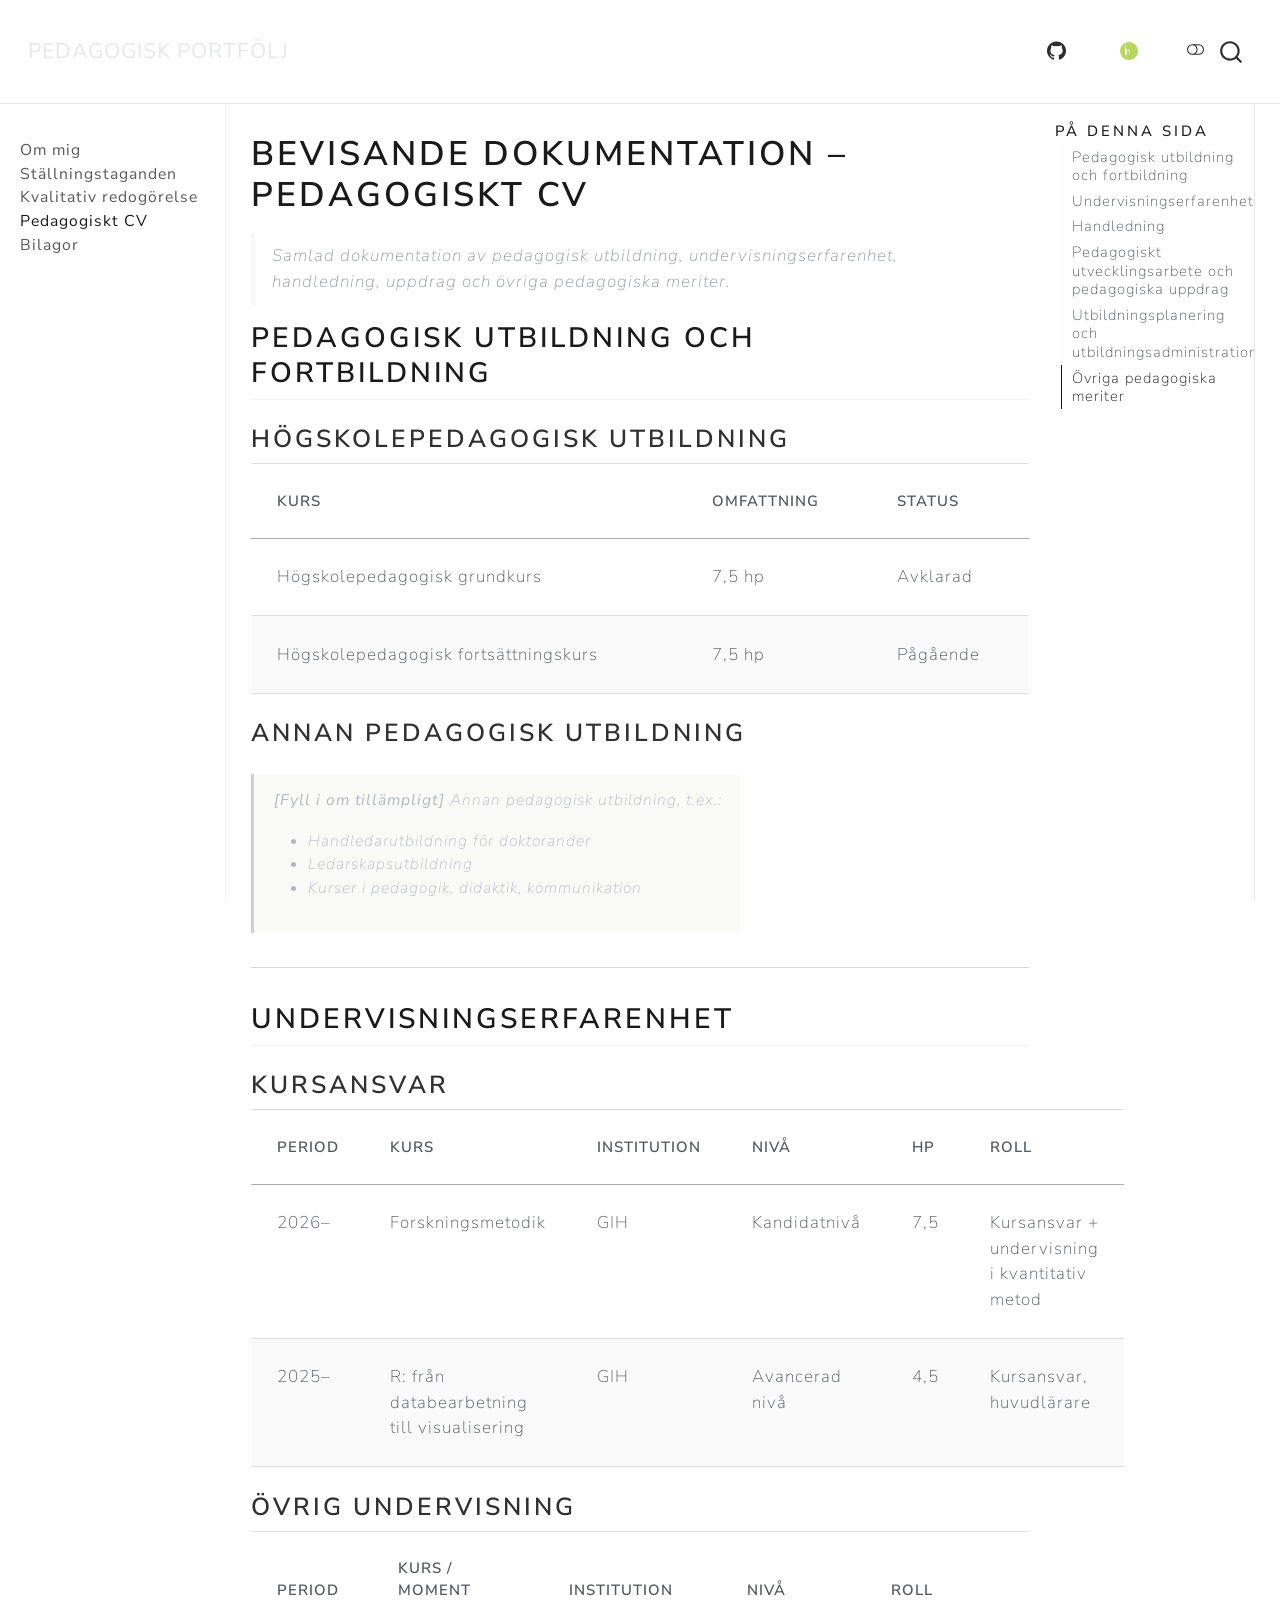
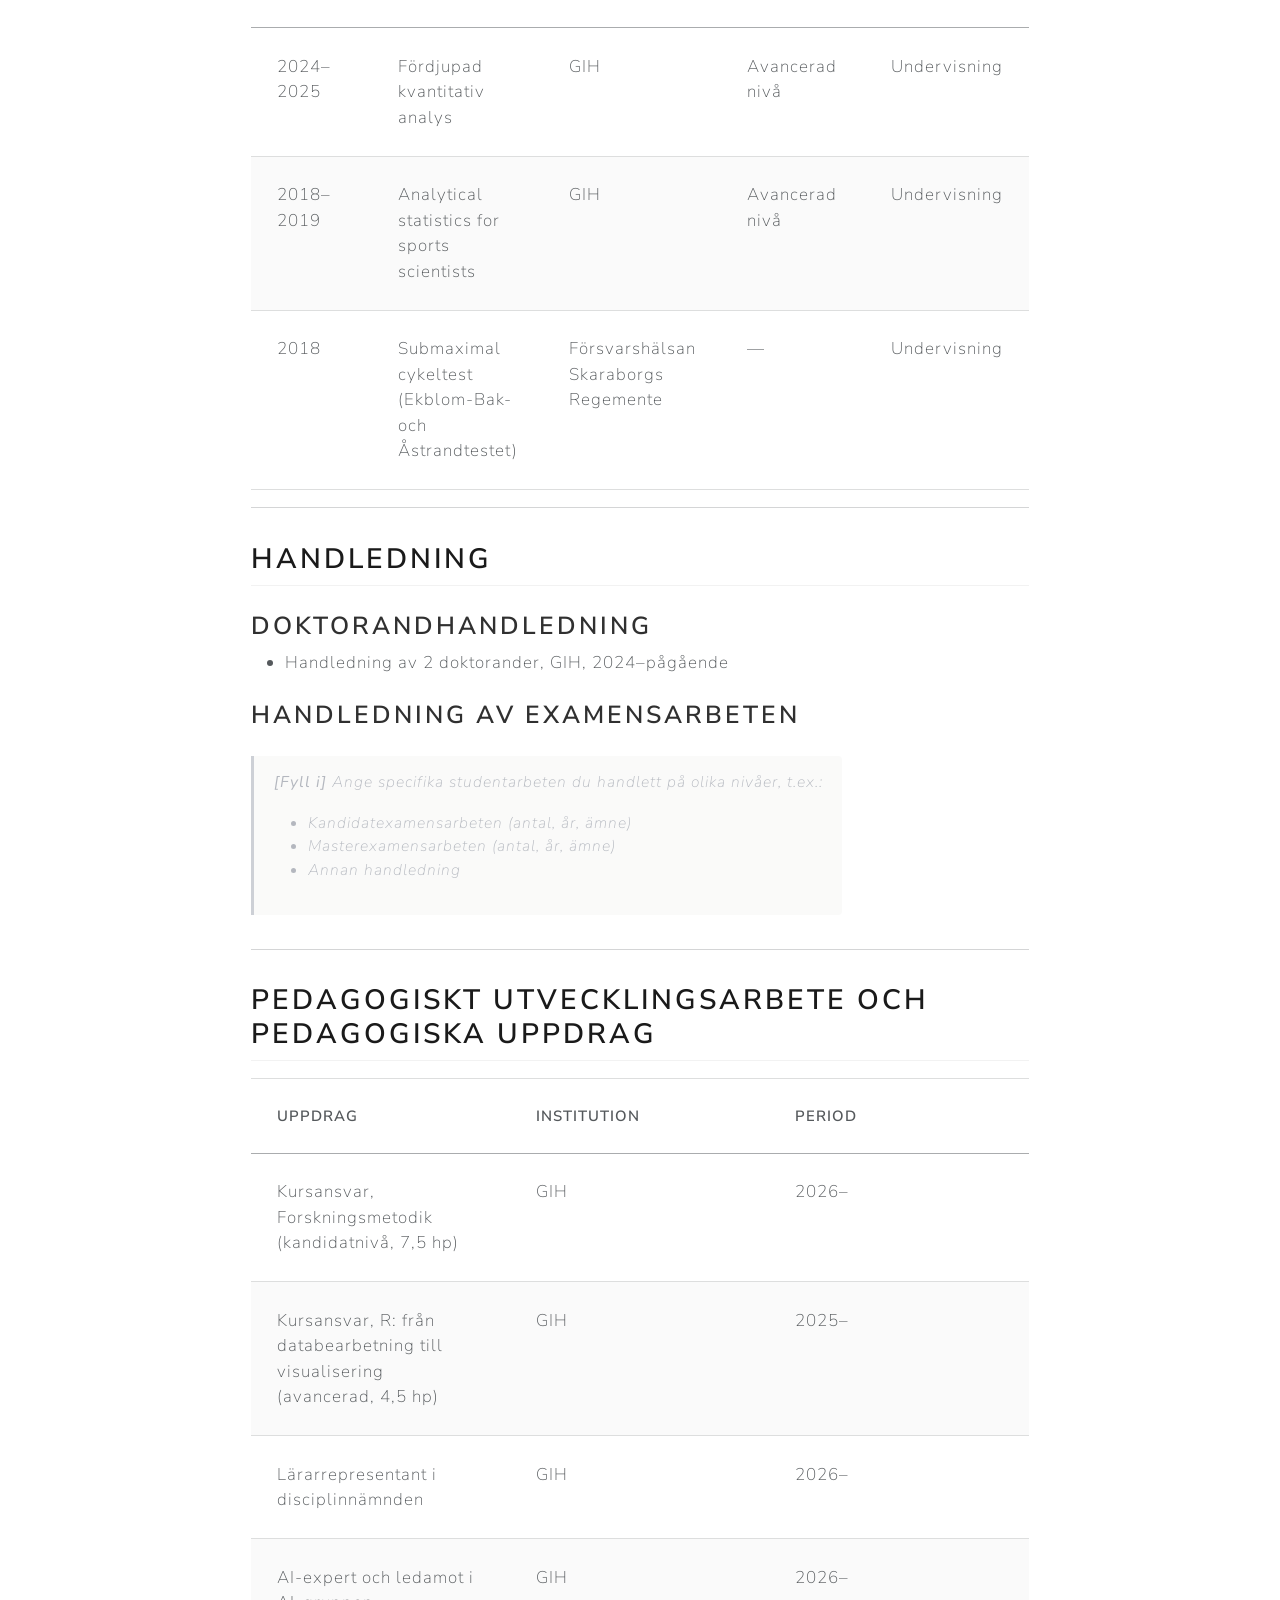
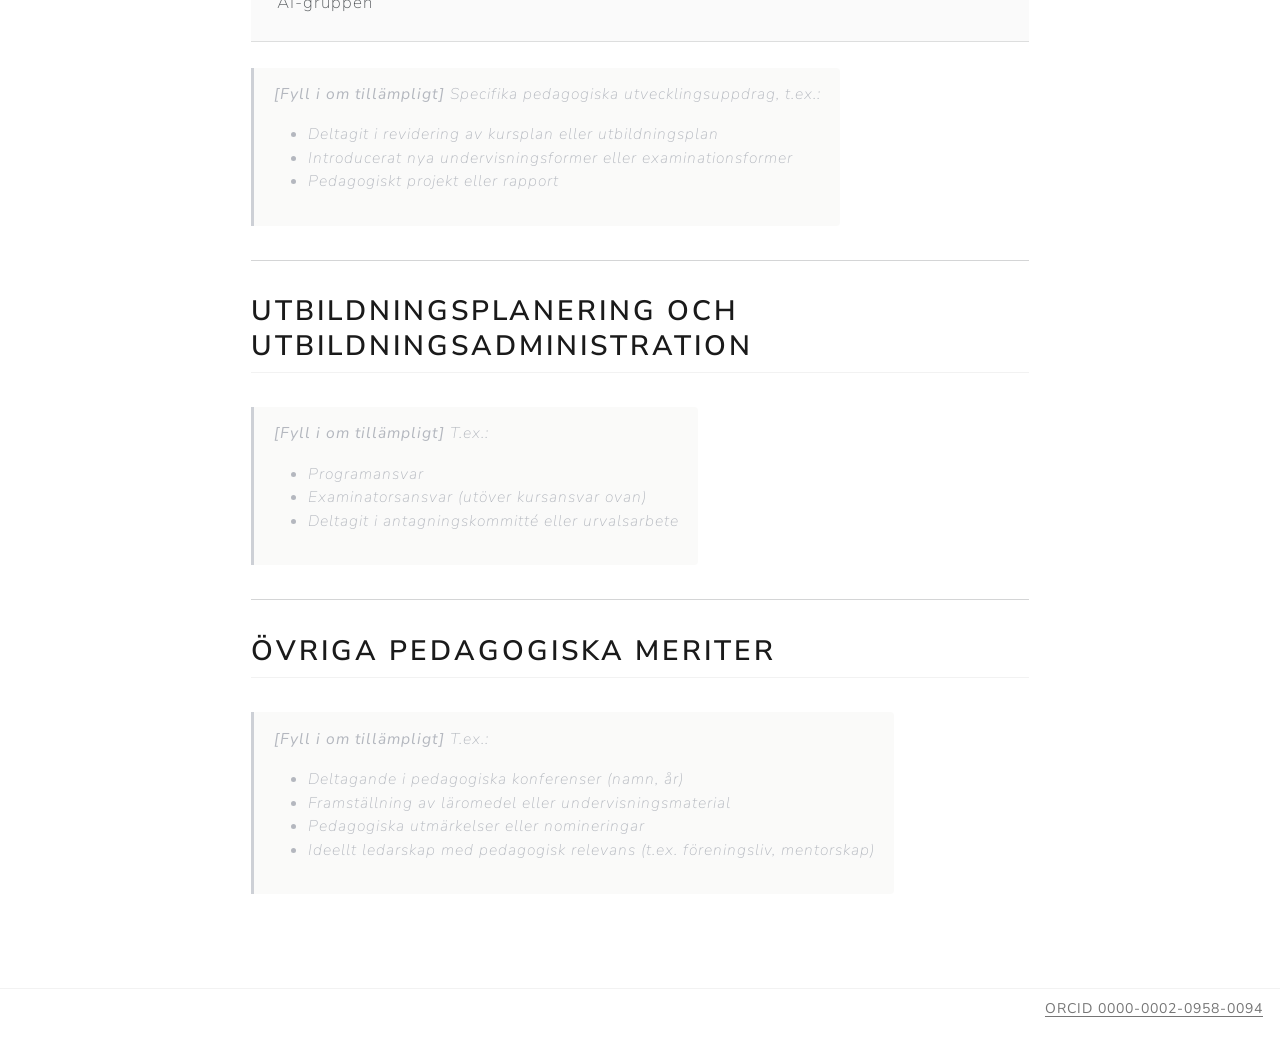
<file: docs/dokumentation.html>
<!DOCTYPE html>
<html xmlns="http://www.w3.org/1999/xhtml" lang="sv" xml:lang="sv"><head>

<meta charset="utf-8">
<meta name="generator" content="quarto-1.8.27">

<meta name="viewport" content="width=device-width, initial-scale=1.0, user-scalable=yes">


<title>Bevisande dokumentation – Pedagogiskt CV – Pedagogisk portfölj</title>
<style>
code{white-space: pre-wrap;}
span.smallcaps{font-variant: small-caps;}
div.columns{display: flex; gap: min(4vw, 1.5em);}
div.column{flex: auto; overflow-x: auto;}
div.hanging-indent{margin-left: 1.5em; text-indent: -1.5em;}
ul.task-list{list-style: none;}
ul.task-list li input[type="checkbox"] {
  width: 0.8em;
  margin: 0 0.8em 0.2em -1em; /* quarto-specific, see https://github.com/quarto-dev/quarto-cli/issues/4556 */ 
  vertical-align: middle;
}
</style>


<script src="site_libs/quarto-nav/quarto-nav.js"></script>
<script src="site_libs/quarto-nav/headroom.min.js"></script>
<script src="site_libs/clipboard/clipboard.min.js"></script>
<script src="site_libs/quarto-search/autocomplete.umd.js"></script>
<script src="site_libs/quarto-search/fuse.min.js"></script>
<script src="site_libs/quarto-search/quarto-search.js"></script>
<meta name="quarto:offset" content="./">
<script src="site_libs/quarto-html/quarto.js" type="module"></script>
<script src="site_libs/quarto-html/tabsets/tabsets.js" type="module"></script>
<script src="site_libs/quarto-html/axe/axe-check.js" type="module"></script>
<script src="site_libs/quarto-html/popper.min.js"></script>
<script src="site_libs/quarto-html/tippy.umd.min.js"></script>
<script src="site_libs/quarto-html/anchor.min.js"></script>
<link href="site_libs/quarto-html/tippy.css" rel="stylesheet">
<link href="site_libs/quarto-html/quarto-syntax-highlighting-ed96de9b727972fe78a7b5d16c58bf87.css" rel="stylesheet" class="quarto-color-scheme" id="quarto-text-highlighting-styles">
<link href="site_libs/quarto-html/quarto-syntax-highlighting-dark-4d9afe2b8d18ee9fa5d0d57b5ed4214d.css" rel="stylesheet" class="quarto-color-scheme quarto-color-alternate" id="quarto-text-highlighting-styles">
<link href="site_libs/quarto-html/quarto-syntax-highlighting-ed96de9b727972fe78a7b5d16c58bf87.css" rel="stylesheet" class="quarto-color-scheme-extra" id="quarto-text-highlighting-styles">
<script src="site_libs/bootstrap/bootstrap.min.js"></script>
<link href="site_libs/bootstrap/bootstrap-icons.css" rel="stylesheet">
<link href="site_libs/bootstrap/bootstrap-6faa1df204f2b8624732f99cb0a99181.min.css" rel="stylesheet" append-hash="true" class="quarto-color-scheme" id="quarto-bootstrap" data-mode="light">
<link href="site_libs/bootstrap/bootstrap-dark-77016cc7c37533878a65069369f6c3e6.min.css" rel="stylesheet" append-hash="true" class="quarto-color-scheme quarto-color-alternate" id="quarto-bootstrap" data-mode="dark">
<link href="site_libs/bootstrap/bootstrap-6faa1df204f2b8624732f99cb0a99181.min.css" rel="stylesheet" append-hash="true" class="quarto-color-scheme-extra" id="quarto-bootstrap" data-mode="light">
<script id="quarto-search-options" type="application/json">{
  "location": "navbar",
  "copy-button": false,
  "collapse-after": 3,
  "panel-placement": "end",
  "type": "overlay",
  "limit": 50,
  "keyboard-shortcut": [
    "f",
    "/",
    "s"
  ],
  "show-item-context": false,
  "language": {
    "search-no-results-text": "Inget resultat",
    "search-matching-documents-text": "matchande dokument",
    "search-copy-link-title": "Kopiera länk för att söka",
    "search-hide-matches-text": "Göm ytterligare resultat",
    "search-more-match-text": "annat resultat i detta dokument",
    "search-more-matches-text": "fler resultat i detta dokument",
    "search-clear-button-title": "Rensa",
    "search-text-placeholder": "",
    "search-detached-cancel-button-title": "Avbryt",
    "search-submit-button-title": "Verkställ",
    "search-label": "Sök"
  }
}</script>
<style>html{ scroll-behavior: smooth; }</style>


<link rel="stylesheet" href="styles.css">
</head>

<body class="nav-sidebar docked nav-fixed quarto-light"><script id="quarto-html-before-body" type="application/javascript">
    const toggleBodyColorMode = (bsSheetEl) => {
      const mode = bsSheetEl.getAttribute("data-mode");
      const bodyEl = window.document.querySelector("body");
      if (mode === "dark") {
        bodyEl.classList.add("quarto-dark");
        bodyEl.classList.remove("quarto-light");
      } else {
        bodyEl.classList.add("quarto-light");
        bodyEl.classList.remove("quarto-dark");
      }
    }
    const toggleBodyColorPrimary = () => {
      const bsSheetEl = window.document.querySelector("link#quarto-bootstrap:not([rel=disabled-stylesheet])");
      if (bsSheetEl) {
        toggleBodyColorMode(bsSheetEl);
      }
    }
    const setColorSchemeToggle = (alternate) => {
      const toggles = window.document.querySelectorAll('.quarto-color-scheme-toggle');
      for (let i=0; i < toggles.length; i++) {
        const toggle = toggles[i];
        if (toggle) {
          if (alternate) {
            toggle.classList.add("alternate");
          } else {
            toggle.classList.remove("alternate");
          }
        }
      }
    };
    const toggleColorMode = (alternate) => {
      // Switch the stylesheets
      const primaryStylesheets = window.document.querySelectorAll('link.quarto-color-scheme:not(.quarto-color-alternate)');
      const alternateStylesheets = window.document.querySelectorAll('link.quarto-color-scheme.quarto-color-alternate');
      manageTransitions('#quarto-margin-sidebar .nav-link', false);
      if (alternate) {
        // note: dark is layered on light, we don't disable primary!
        enableStylesheet(alternateStylesheets);
        for (const sheetNode of alternateStylesheets) {
          if (sheetNode.id === "quarto-bootstrap") {
            toggleBodyColorMode(sheetNode);
          }
        }
      } else {
        disableStylesheet(alternateStylesheets);
        enableStylesheet(primaryStylesheets)
        toggleBodyColorPrimary();
      }
      manageTransitions('#quarto-margin-sidebar .nav-link', true);
      // Switch the toggles
      setColorSchemeToggle(alternate)
      // Hack to workaround the fact that safari doesn't
      // properly recolor the scrollbar when toggling (#1455)
      if (navigator.userAgent.indexOf('Safari') > 0 && navigator.userAgent.indexOf('Chrome') == -1) {
        manageTransitions("body", false);
        window.scrollTo(0, 1);
        setTimeout(() => {
          window.scrollTo(0, 0);
          manageTransitions("body", true);
        }, 40);
      }
    }
    const disableStylesheet = (stylesheets) => {
      for (let i=0; i < stylesheets.length; i++) {
        const stylesheet = stylesheets[i];
        stylesheet.rel = 'disabled-stylesheet';
      }
    }
    const enableStylesheet = (stylesheets) => {
      for (let i=0; i < stylesheets.length; i++) {
        const stylesheet = stylesheets[i];
        if(stylesheet.rel !== 'stylesheet') { // for Chrome, which will still FOUC without this check
          stylesheet.rel = 'stylesheet';
        }
      }
    }
    const manageTransitions = (selector, allowTransitions) => {
      const els = window.document.querySelectorAll(selector);
      for (let i=0; i < els.length; i++) {
        const el = els[i];
        if (allowTransitions) {
          el.classList.remove('notransition');
        } else {
          el.classList.add('notransition');
        }
      }
    }
    const isFileUrl = () => {
      return window.location.protocol === 'file:';
    }
    const hasAlternateSentinel = () => {
      let styleSentinel = getColorSchemeSentinel();
      if (styleSentinel !== null) {
        return styleSentinel === "alternate";
      } else {
        return false;
      }
    }
    const setStyleSentinel = (alternate) => {
      const value = alternate ? "alternate" : "default";
      if (!isFileUrl()) {
        window.localStorage.setItem("quarto-color-scheme", value);
      } else {
        localAlternateSentinel = value;
      }
    }
    const getColorSchemeSentinel = () => {
      if (!isFileUrl()) {
        const storageValue = window.localStorage.getItem("quarto-color-scheme");
        return storageValue != null ? storageValue : localAlternateSentinel;
      } else {
        return localAlternateSentinel;
      }
    }
    const toggleGiscusIfUsed = (isAlternate, darkModeDefault) => {
      const baseTheme = document.querySelector('#giscus-base-theme')?.value ?? 'light';
      const alternateTheme = document.querySelector('#giscus-alt-theme')?.value ?? 'dark';
      let newTheme = '';
      if(authorPrefersDark) {
        newTheme = isAlternate ? baseTheme : alternateTheme;
      } else {
        newTheme = isAlternate ? alternateTheme : baseTheme;
      }
      const changeGiscusTheme = () => {
        // From: https://github.com/giscus/giscus/issues/336
        const sendMessage = (message) => {
          const iframe = document.querySelector('iframe.giscus-frame');
          if (!iframe) return;
          iframe.contentWindow.postMessage({ giscus: message }, 'https://giscus.app');
        }
        sendMessage({
          setConfig: {
            theme: newTheme
          }
        });
      }
      const isGiscussLoaded = window.document.querySelector('iframe.giscus-frame') !== null;
      if (isGiscussLoaded) {
        changeGiscusTheme();
      }
    };
    const authorPrefersDark = false;
    const darkModeDefault = authorPrefersDark;
      document.querySelector('link#quarto-text-highlighting-styles.quarto-color-scheme-extra').rel = 'disabled-stylesheet';
      document.querySelector('link#quarto-bootstrap.quarto-color-scheme-extra').rel = 'disabled-stylesheet';
    let localAlternateSentinel = darkModeDefault ? 'alternate' : 'default';
    // Dark / light mode switch
    window.quartoToggleColorScheme = () => {
      // Read the current dark / light value
      let toAlternate = !hasAlternateSentinel();
      toggleColorMode(toAlternate);
      setStyleSentinel(toAlternate);
      toggleGiscusIfUsed(toAlternate, darkModeDefault);
      window.dispatchEvent(new Event('resize'));
    };
    // Switch to dark mode if need be
    if (hasAlternateSentinel()) {
      toggleColorMode(true);
    } else {
      toggleColorMode(false);
    }
  </script>

<div id="quarto-search-results"></div>
  <header id="quarto-header" class="headroom fixed-top">
    <nav class="navbar navbar-expand-lg " data-bs-theme="dark">
      <div class="navbar-container container-fluid">
      <div class="navbar-brand-container mx-auto">
    <a class="navbar-brand" href="./index.html">
    <span class="navbar-title">Pedagogisk portfölj</span>
    </a>
  </div>
            <div id="quarto-search" class="" title="Sök"></div>
          <button class="navbar-toggler" type="button" data-bs-toggle="collapse" data-bs-target="#navbarCollapse" aria-controls="navbarCollapse" role="menu" aria-expanded="false" aria-label="Skifta navigering" onclick="if (window.quartoToggleHeadroom) { window.quartoToggleHeadroom(); }">
  <span class="navbar-toggler-icon"></span>
</button>
          <div class="collapse navbar-collapse" id="navbarCollapse">
            <ul class="navbar-nav navbar-nav-scroll ms-auto">
  <li class="nav-item compact">
    <a class="nav-link" href="https://github.com/dvaiman"> <i class="bi bi-github" role="img" aria-label="GitHub">
</i> 
<span class="menu-text"></span></a>
  </li>  
  <li class="nav-item">
    <a class="nav-link" href="https://orcid.org/0000-0002-0958-0094"> 
<span class="menu-text"><img src="assets/orcid.svg" height="18" alt="ORCID" style="vertical-align:middle; opacity:0.8;"></span></a>
  </li>  
</ul>
          </div> <!-- /navcollapse -->
            <div class="quarto-navbar-tools">
  <a href="" class="quarto-color-scheme-toggle quarto-navigation-tool  px-1" onclick="window.quartoToggleColorScheme(); return false;" title="Skifta mörkt läge"><i class="bi"></i></a>
</div>
      </div> <!-- /container-fluid -->
    </nav>
  <nav class="quarto-secondary-nav">
    <div class="container-fluid d-flex">
      <button type="button" class="quarto-btn-toggle btn" data-bs-toggle="collapse" role="button" data-bs-target=".quarto-sidebar-collapse-item" aria-controls="quarto-sidebar" aria-expanded="false" aria-label="Skifta sidonavigering" onclick="if (window.quartoToggleHeadroom) { window.quartoToggleHeadroom(); }">
        <i class="bi bi-layout-text-sidebar-reverse"></i>
      </button>
        <nav class="quarto-page-breadcrumbs" aria-label="breadcrumb"><ol class="breadcrumb"><li class="breadcrumb-item"><a href="./dokumentation.html">Pedagogiskt CV</a></li></ol></nav>
        <a class="flex-grow-1" role="navigation" data-bs-toggle="collapse" data-bs-target=".quarto-sidebar-collapse-item" aria-controls="quarto-sidebar" aria-expanded="false" aria-label="Skifta sidonavigering" onclick="if (window.quartoToggleHeadroom) { window.quartoToggleHeadroom(); }">      
        </a>
    </div>
  </nav>
</header>
<!-- content -->
<div id="quarto-content" class="quarto-container page-columns page-rows-contents page-layout-article page-navbar">
<!-- sidebar -->
  <nav id="quarto-sidebar" class="sidebar collapse collapse-horizontal quarto-sidebar-collapse-item sidebar-navigation docked overflow-auto">
    <div class="sidebar-menu-container"> 
    <ul class="list-unstyled mt-1">
        <li class="sidebar-item">
  <div class="sidebar-item-container"> 
  <a href="./index.html" class="sidebar-item-text sidebar-link">
 <span class="menu-text">Om mig</span></a>
  </div>
</li>
        <li class="sidebar-item">
  <div class="sidebar-item-container"> 
  <a href="./stallningstaganden.html" class="sidebar-item-text sidebar-link">
 <span class="menu-text">Ställningstaganden</span></a>
  </div>
</li>
        <li class="sidebar-item">
  <div class="sidebar-item-container"> 
  <a href="./kvalitativ.html" class="sidebar-item-text sidebar-link">
 <span class="menu-text">Kvalitativ redogörelse</span></a>
  </div>
</li>
        <li class="sidebar-item">
  <div class="sidebar-item-container"> 
  <a href="./dokumentation.html" class="sidebar-item-text sidebar-link active">
 <span class="menu-text">Pedagogiskt CV</span></a>
  </div>
</li>
        <li class="sidebar-item">
  <div class="sidebar-item-container"> 
  <a href="./bilagor.html" class="sidebar-item-text sidebar-link">
 <span class="menu-text">Bilagor</span></a>
  </div>
</li>
    </ul>
    </div>
</nav>
<div id="quarto-sidebar-glass" class="quarto-sidebar-collapse-item" data-bs-toggle="collapse" data-bs-target=".quarto-sidebar-collapse-item"></div>
<!-- margin-sidebar -->
    <div id="quarto-margin-sidebar" class="sidebar margin-sidebar">
        <nav id="TOC" role="doc-toc" class="toc-active">
    <h2 id="toc-title">På denna sida</h2>
   
  <ul>
  <li><a href="#pedagogisk-utbildning-och-fortbildning" id="toc-pedagogisk-utbildning-och-fortbildning" class="nav-link active" data-scroll-target="#pedagogisk-utbildning-och-fortbildning">Pedagogisk utbildning och fortbildning</a>
  <ul class="collapse">
  <li><a href="#högskolepedagogisk-utbildning" id="toc-högskolepedagogisk-utbildning" class="nav-link" data-scroll-target="#högskolepedagogisk-utbildning">Högskolepedagogisk utbildning</a></li>
  <li><a href="#annan-pedagogisk-utbildning" id="toc-annan-pedagogisk-utbildning" class="nav-link" data-scroll-target="#annan-pedagogisk-utbildning">Annan pedagogisk utbildning</a></li>
  </ul></li>
  <li><a href="#undervisningserfarenhet" id="toc-undervisningserfarenhet" class="nav-link" data-scroll-target="#undervisningserfarenhet">Undervisningserfarenhet</a>
  <ul class="collapse">
  <li><a href="#kursansvar" id="toc-kursansvar" class="nav-link" data-scroll-target="#kursansvar">Kursansvar</a></li>
  <li><a href="#övrig-undervisning" id="toc-övrig-undervisning" class="nav-link" data-scroll-target="#övrig-undervisning">Övrig undervisning</a></li>
  </ul></li>
  <li><a href="#handledning" id="toc-handledning" class="nav-link" data-scroll-target="#handledning">Handledning</a>
  <ul class="collapse">
  <li><a href="#doktorandhandledning" id="toc-doktorandhandledning" class="nav-link" data-scroll-target="#doktorandhandledning">Doktorandhandledning</a></li>
  <li><a href="#handledning-av-examensarbeten" id="toc-handledning-av-examensarbeten" class="nav-link" data-scroll-target="#handledning-av-examensarbeten">Handledning av examensarbeten</a></li>
  </ul></li>
  <li><a href="#pedagogiskt-utvecklingsarbete-och-pedagogiska-uppdrag" id="toc-pedagogiskt-utvecklingsarbete-och-pedagogiska-uppdrag" class="nav-link" data-scroll-target="#pedagogiskt-utvecklingsarbete-och-pedagogiska-uppdrag">Pedagogiskt utvecklingsarbete och pedagogiska uppdrag</a></li>
  <li><a href="#utbildningsplanering-och-utbildningsadministration" id="toc-utbildningsplanering-och-utbildningsadministration" class="nav-link" data-scroll-target="#utbildningsplanering-och-utbildningsadministration">Utbildningsplanering och utbildningsadministration</a></li>
  <li><a href="#övriga-pedagogiska-meriter" id="toc-övriga-pedagogiska-meriter" class="nav-link" data-scroll-target="#övriga-pedagogiska-meriter">Övriga pedagogiska meriter</a></li>
  </ul>
</nav>
    </div>
<!-- main -->
<main class="content" id="quarto-document-content">


<header id="title-block-header" class="quarto-title-block default">
<div class="quarto-title">
<h1 class="title">Bevisande dokumentation – Pedagogiskt CV</h1>
</div>



<div class="quarto-title-meta">

    
  
    
  </div>
  


</header>


<blockquote class="blockquote">
<p><em>Samlad dokumentation av pedagogisk utbildning, undervisningserfarenhet, handledning, uppdrag och övriga pedagogiska meriter.</em></p>
</blockquote>
<section id="pedagogisk-utbildning-och-fortbildning" class="level2">
<h2 class="anchored" data-anchor-id="pedagogisk-utbildning-och-fortbildning">Pedagogisk utbildning och fortbildning</h2>
<section id="högskolepedagogisk-utbildning" class="level3">
<h3 class="anchored" data-anchor-id="högskolepedagogisk-utbildning">Högskolepedagogisk utbildning</h3>
<table class="caption-top table">
<thead>
<tr class="header">
<th>Kurs</th>
<th>Omfattning</th>
<th>Status</th>
</tr>
</thead>
<tbody>
<tr class="odd">
<td>Högskolepedagogisk grundkurs</td>
<td>7,5 hp</td>
<td>Avklarad</td>
</tr>
<tr class="even">
<td>Högskolepedagogisk fortsättningskurs</td>
<td>7,5 hp</td>
<td>Pågående</td>
</tr>
</tbody>
</table>
</section>
<section id="annan-pedagogisk-utbildning" class="level3">
<h3 class="anchored" data-anchor-id="annan-pedagogisk-utbildning">Annan pedagogisk utbildning</h3>
<div class="placeholder">
<p><strong>[Fyll i om tillämpligt]</strong> Annan pedagogisk utbildning, t.ex.:</p>
<ul>
<li>Handledarutbildning för doktorander</li>
<li>Ledarskapsutbildning</li>
<li>Kurser i pedagogik, didaktik, kommunikation</li>
</ul>
</div>
<hr>
</section>
</section>
<section id="undervisningserfarenhet" class="level2">
<h2 class="anchored" data-anchor-id="undervisningserfarenhet">Undervisningserfarenhet</h2>
<section id="kursansvar" class="level3">
<h3 class="anchored" data-anchor-id="kursansvar">Kursansvar</h3>
<table class="caption-top table">
<colgroup>
<col style="width: 16%">
<col style="width: 16%">
<col style="width: 16%">
<col style="width: 16%">
<col style="width: 16%">
<col style="width: 16%">
</colgroup>
<thead>
<tr class="header">
<th>Period</th>
<th>Kurs</th>
<th>Institution</th>
<th>Nivå</th>
<th>Hp</th>
<th>Roll</th>
</tr>
</thead>
<tbody>
<tr class="odd">
<td>2026–</td>
<td>Forskningsmetodik</td>
<td>GIH</td>
<td>Kandidatnivå</td>
<td>7,5</td>
<td>Kursansvar + undervisning i kvantitativ metod</td>
</tr>
<tr class="even">
<td>2025–</td>
<td>R: från databearbetning till visualisering</td>
<td>GIH</td>
<td>Avancerad nivå</td>
<td>4,5</td>
<td>Kursansvar, huvudlärare</td>
</tr>
</tbody>
</table>
</section>
<section id="övrig-undervisning" class="level3">
<h3 class="anchored" data-anchor-id="övrig-undervisning">Övrig undervisning</h3>
<table class="caption-top table">
<colgroup>
<col style="width: 20%">
<col style="width: 20%">
<col style="width: 20%">
<col style="width: 20%">
<col style="width: 20%">
</colgroup>
<thead>
<tr class="header">
<th>Period</th>
<th>Kurs / Moment</th>
<th>Institution</th>
<th>Nivå</th>
<th>Roll</th>
</tr>
</thead>
<tbody>
<tr class="odd">
<td>2024–2025</td>
<td>Fördjupad kvantitativ analys</td>
<td>GIH</td>
<td>Avancerad nivå</td>
<td>Undervisning</td>
</tr>
<tr class="even">
<td>2018–2019</td>
<td>Analytical statistics for sports scientists</td>
<td>GIH</td>
<td>Avancerad nivå</td>
<td>Undervisning</td>
</tr>
<tr class="odd">
<td>2018</td>
<td>Submaximal cykeltest (Ekblom-Bak- och Åstrandtestet)</td>
<td>Försvarshälsan Skaraborgs Regemente</td>
<td>—</td>
<td>Undervisning</td>
</tr>
</tbody>
</table>
<hr>
</section>
</section>
<section id="handledning" class="level2">
<h2 class="anchored" data-anchor-id="handledning">Handledning</h2>
<section id="doktorandhandledning" class="level3">
<h3 class="anchored" data-anchor-id="doktorandhandledning">Doktorandhandledning</h3>
<ul>
<li>Handledning av 2 doktorander, GIH, 2024–pågående</li>
</ul>
</section>
<section id="handledning-av-examensarbeten" class="level3">
<h3 class="anchored" data-anchor-id="handledning-av-examensarbeten">Handledning av examensarbeten</h3>
<div class="placeholder">
<p><strong>[Fyll i]</strong> Ange specifika studentarbeten du handlett på olika nivåer, t.ex.:</p>
<ul>
<li>Kandidatexamensarbeten (antal, år, ämne)</li>
<li>Masterexamensarbeten (antal, år, ämne)</li>
<li>Annan handledning</li>
</ul>
</div>
<hr>
</section>
</section>
<section id="pedagogiskt-utvecklingsarbete-och-pedagogiska-uppdrag" class="level2">
<h2 class="anchored" data-anchor-id="pedagogiskt-utvecklingsarbete-och-pedagogiska-uppdrag">Pedagogiskt utvecklingsarbete och pedagogiska uppdrag</h2>
<table class="caption-top table">
<colgroup>
<col style="width: 33%">
<col style="width: 33%">
<col style="width: 33%">
</colgroup>
<thead>
<tr class="header">
<th>Uppdrag</th>
<th>Institution</th>
<th>Period</th>
</tr>
</thead>
<tbody>
<tr class="odd">
<td>Kursansvar, Forskningsmetodik (kandidatnivå, 7,5 hp)</td>
<td>GIH</td>
<td>2026–</td>
</tr>
<tr class="even">
<td>Kursansvar, R: från databearbetning till visualisering (avancerad, 4,5 hp)</td>
<td>GIH</td>
<td>2025–</td>
</tr>
<tr class="odd">
<td>Lärarrepresentant i disciplinnämnden</td>
<td>GIH</td>
<td>2026–</td>
</tr>
<tr class="even">
<td>AI-expert och ledamot i AI-gruppen</td>
<td>GIH</td>
<td>2026–</td>
</tr>
</tbody>
</table>
<div class="placeholder">
<p><strong>[Fyll i om tillämpligt]</strong> Specifika pedagogiska utvecklingsuppdrag, t.ex.:</p>
<ul>
<li>Deltagit i revidering av kursplan eller utbildningsplan</li>
<li>Introducerat nya undervisningsformer eller examinationsformer</li>
<li>Pedagogiskt projekt eller rapport</li>
</ul>
</div>
<hr>
</section>
<section id="utbildningsplanering-och-utbildningsadministration" class="level2">
<h2 class="anchored" data-anchor-id="utbildningsplanering-och-utbildningsadministration">Utbildningsplanering och utbildningsadministration</h2>
<div class="placeholder">
<p><strong>[Fyll i om tillämpligt]</strong> T.ex.:</p>
<ul>
<li>Programansvar</li>
<li>Examinatorsansvar (utöver kursansvar ovan)</li>
<li>Deltagit i antagningskommitté eller urvalsarbete</li>
</ul>
</div>
<hr>
</section>
<section id="övriga-pedagogiska-meriter" class="level2">
<h2 class="anchored" data-anchor-id="övriga-pedagogiska-meriter">Övriga pedagogiska meriter</h2>
<div class="placeholder">
<p><strong>[Fyll i om tillämpligt]</strong> T.ex.:</p>
<ul>
<li>Deltagande i pedagogiska konferenser (namn, år)</li>
<li>Framställning av läromedel eller undervisningsmaterial</li>
<li>Pedagogiska utmärkelser eller nomineringar</li>
<li>Ideellt ledarskap med pedagogisk relevans (t.ex. föreningsliv, mentorskap)</li>
</ul>
</div>


</section>

</main> <!-- /main -->
<script id="quarto-html-after-body" type="application/javascript">
  window.document.addEventListener("DOMContentLoaded", function (event) {
    // Ensure there is a toggle, if there isn't float one in the top right
    if (window.document.querySelector('.quarto-color-scheme-toggle') === null) {
      const a = window.document.createElement('a');
      a.classList.add('top-right');
      a.classList.add('quarto-color-scheme-toggle');
      a.href = "";
      a.onclick = function() { try { window.quartoToggleColorScheme(); } catch {} return false; };
      const i = window.document.createElement("i");
      i.classList.add('bi');
      a.appendChild(i);
      window.document.body.appendChild(a);
    }
    setColorSchemeToggle(hasAlternateSentinel())
    const icon = "";
    const anchorJS = new window.AnchorJS();
    anchorJS.options = {
      placement: 'right',
      icon: icon
    };
    anchorJS.add('.anchored');
    const isCodeAnnotation = (el) => {
      for (const clz of el.classList) {
        if (clz.startsWith('code-annotation-')) {                     
          return true;
        }
      }
      return false;
    }
    const onCopySuccess = function(e) {
      // button target
      const button = e.trigger;
      // don't keep focus
      button.blur();
      // flash "checked"
      button.classList.add('code-copy-button-checked');
      var currentTitle = button.getAttribute("title");
      button.setAttribute("title", "Kopierat!");
      let tooltip;
      if (window.bootstrap) {
        button.setAttribute("data-bs-toggle", "tooltip");
        button.setAttribute("data-bs-placement", "left");
        button.setAttribute("data-bs-title", "Kopierat!");
        tooltip = new bootstrap.Tooltip(button, 
          { trigger: "manual", 
            customClass: "code-copy-button-tooltip",
            offset: [0, -8]});
        tooltip.show();    
      }
      setTimeout(function() {
        if (tooltip) {
          tooltip.hide();
          button.removeAttribute("data-bs-title");
          button.removeAttribute("data-bs-toggle");
          button.removeAttribute("data-bs-placement");
        }
        button.setAttribute("title", currentTitle);
        button.classList.remove('code-copy-button-checked');
      }, 1000);
      // clear code selection
      e.clearSelection();
    }
    const getTextToCopy = function(trigger) {
      const outerScaffold = trigger.parentElement.cloneNode(true);
      const codeEl = outerScaffold.querySelector('code');
      for (const childEl of codeEl.children) {
        if (isCodeAnnotation(childEl)) {
          childEl.remove();
        }
      }
      return codeEl.innerText;
    }
    const clipboard = new window.ClipboardJS('.code-copy-button:not([data-in-quarto-modal])', {
      text: getTextToCopy
    });
    clipboard.on('success', onCopySuccess);
    if (window.document.getElementById('quarto-embedded-source-code-modal')) {
      const clipboardModal = new window.ClipboardJS('.code-copy-button[data-in-quarto-modal]', {
        text: getTextToCopy,
        container: window.document.getElementById('quarto-embedded-source-code-modal')
      });
      clipboardModal.on('success', onCopySuccess);
    }
      var localhostRegex = new RegExp(/^(?:http|https):\/\/localhost\:?[0-9]*\//);
      var mailtoRegex = new RegExp(/^mailto:/);
        var filterRegex = new RegExp('/' + window.location.host + '/');
      var isInternal = (href) => {
          return filterRegex.test(href) || localhostRegex.test(href) || mailtoRegex.test(href);
      }
      // Inspect non-navigation links and adorn them if external
     var links = window.document.querySelectorAll('a[href]:not(.nav-link):not(.navbar-brand):not(.toc-action):not(.sidebar-link):not(.sidebar-item-toggle):not(.pagination-link):not(.no-external):not([aria-hidden]):not(.dropdown-item):not(.quarto-navigation-tool):not(.about-link)');
      for (var i=0; i<links.length; i++) {
        const link = links[i];
        if (!isInternal(link.href)) {
          // undo the damage that might have been done by quarto-nav.js in the case of
          // links that we want to consider external
          if (link.dataset.originalHref !== undefined) {
            link.href = link.dataset.originalHref;
          }
        }
      }
    function tippyHover(el, contentFn, onTriggerFn, onUntriggerFn) {
      const config = {
        allowHTML: true,
        maxWidth: 500,
        delay: 100,
        arrow: false,
        appendTo: function(el) {
            return el.parentElement;
        },
        interactive: true,
        interactiveBorder: 10,
        theme: 'quarto',
        placement: 'bottom-start',
      };
      if (contentFn) {
        config.content = contentFn;
      }
      if (onTriggerFn) {
        config.onTrigger = onTriggerFn;
      }
      if (onUntriggerFn) {
        config.onUntrigger = onUntriggerFn;
      }
      window.tippy(el, config); 
    }
    const noterefs = window.document.querySelectorAll('a[role="doc-noteref"]');
    for (var i=0; i<noterefs.length; i++) {
      const ref = noterefs[i];
      tippyHover(ref, function() {
        // use id or data attribute instead here
        let href = ref.getAttribute('data-footnote-href') || ref.getAttribute('href');
        try { href = new URL(href).hash; } catch {}
        const id = href.replace(/^#\/?/, "");
        const note = window.document.getElementById(id);
        if (note) {
          return note.innerHTML;
        } else {
          return "";
        }
      });
    }
    const xrefs = window.document.querySelectorAll('a.quarto-xref');
    const processXRef = (id, note) => {
      // Strip column container classes
      const stripColumnClz = (el) => {
        el.classList.remove("page-full", "page-columns");
        if (el.children) {
          for (const child of el.children) {
            stripColumnClz(child);
          }
        }
      }
      stripColumnClz(note)
      if (id === null || id.startsWith('sec-')) {
        // Special case sections, only their first couple elements
        const container = document.createElement("div");
        if (note.children && note.children.length > 2) {
          container.appendChild(note.children[0].cloneNode(true));
          for (let i = 1; i < note.children.length; i++) {
            const child = note.children[i];
            if (child.tagName === "P" && child.innerText === "") {
              continue;
            } else {
              container.appendChild(child.cloneNode(true));
              break;
            }
          }
          if (window.Quarto?.typesetMath) {
            window.Quarto.typesetMath(container);
          }
          return container.innerHTML
        } else {
          if (window.Quarto?.typesetMath) {
            window.Quarto.typesetMath(note);
          }
          return note.innerHTML;
        }
      } else {
        // Remove any anchor links if they are present
        const anchorLink = note.querySelector('a.anchorjs-link');
        if (anchorLink) {
          anchorLink.remove();
        }
        if (window.Quarto?.typesetMath) {
          window.Quarto.typesetMath(note);
        }
        if (note.classList.contains("callout")) {
          return note.outerHTML;
        } else {
          return note.innerHTML;
        }
      }
    }
    for (var i=0; i<xrefs.length; i++) {
      const xref = xrefs[i];
      tippyHover(xref, undefined, function(instance) {
        instance.disable();
        let url = xref.getAttribute('href');
        let hash = undefined; 
        if (url.startsWith('#')) {
          hash = url;
        } else {
          try { hash = new URL(url).hash; } catch {}
        }
        if (hash) {
          const id = hash.replace(/^#\/?/, "");
          const note = window.document.getElementById(id);
          if (note !== null) {
            try {
              const html = processXRef(id, note.cloneNode(true));
              instance.setContent(html);
            } finally {
              instance.enable();
              instance.show();
            }
          } else {
            // See if we can fetch this
            fetch(url.split('#')[0])
            .then(res => res.text())
            .then(html => {
              const parser = new DOMParser();
              const htmlDoc = parser.parseFromString(html, "text/html");
              const note = htmlDoc.getElementById(id);
              if (note !== null) {
                const html = processXRef(id, note);
                instance.setContent(html);
              } 
            }).finally(() => {
              instance.enable();
              instance.show();
            });
          }
        } else {
          // See if we can fetch a full url (with no hash to target)
          // This is a special case and we should probably do some content thinning / targeting
          fetch(url)
          .then(res => res.text())
          .then(html => {
            const parser = new DOMParser();
            const htmlDoc = parser.parseFromString(html, "text/html");
            const note = htmlDoc.querySelector('main.content');
            if (note !== null) {
              // This should only happen for chapter cross references
              // (since there is no id in the URL)
              // remove the first header
              if (note.children.length > 0 && note.children[0].tagName === "HEADER") {
                note.children[0].remove();
              }
              const html = processXRef(null, note);
              instance.setContent(html);
            } 
          }).finally(() => {
            instance.enable();
            instance.show();
          });
        }
      }, function(instance) {
      });
    }
        let selectedAnnoteEl;
        const selectorForAnnotation = ( cell, annotation) => {
          let cellAttr = 'data-code-cell="' + cell + '"';
          let lineAttr = 'data-code-annotation="' +  annotation + '"';
          const selector = 'span[' + cellAttr + '][' + lineAttr + ']';
          return selector;
        }
        const selectCodeLines = (annoteEl) => {
          const doc = window.document;
          const targetCell = annoteEl.getAttribute("data-target-cell");
          const targetAnnotation = annoteEl.getAttribute("data-target-annotation");
          const annoteSpan = window.document.querySelector(selectorForAnnotation(targetCell, targetAnnotation));
          const lines = annoteSpan.getAttribute("data-code-lines").split(",");
          const lineIds = lines.map((line) => {
            return targetCell + "-" + line;
          })
          let top = null;
          let height = null;
          let parent = null;
          if (lineIds.length > 0) {
              //compute the position of the single el (top and bottom and make a div)
              const el = window.document.getElementById(lineIds[0]);
              top = el.offsetTop;
              height = el.offsetHeight;
              parent = el.parentElement.parentElement;
            if (lineIds.length > 1) {
              const lastEl = window.document.getElementById(lineIds[lineIds.length - 1]);
              const bottom = lastEl.offsetTop + lastEl.offsetHeight;
              height = bottom - top;
            }
            if (top !== null && height !== null && parent !== null) {
              // cook up a div (if necessary) and position it 
              let div = window.document.getElementById("code-annotation-line-highlight");
              if (div === null) {
                div = window.document.createElement("div");
                div.setAttribute("id", "code-annotation-line-highlight");
                div.style.position = 'absolute';
                parent.appendChild(div);
              }
              div.style.top = top - 2 + "px";
              div.style.height = height + 4 + "px";
              div.style.left = 0;
              let gutterDiv = window.document.getElementById("code-annotation-line-highlight-gutter");
              if (gutterDiv === null) {
                gutterDiv = window.document.createElement("div");
                gutterDiv.setAttribute("id", "code-annotation-line-highlight-gutter");
                gutterDiv.style.position = 'absolute';
                const codeCell = window.document.getElementById(targetCell);
                const gutter = codeCell.querySelector('.code-annotation-gutter');
                gutter.appendChild(gutterDiv);
              }
              gutterDiv.style.top = top - 2 + "px";
              gutterDiv.style.height = height + 4 + "px";
            }
            selectedAnnoteEl = annoteEl;
          }
        };
        const unselectCodeLines = () => {
          const elementsIds = ["code-annotation-line-highlight", "code-annotation-line-highlight-gutter"];
          elementsIds.forEach((elId) => {
            const div = window.document.getElementById(elId);
            if (div) {
              div.remove();
            }
          });
          selectedAnnoteEl = undefined;
        };
          // Handle positioning of the toggle
      window.addEventListener(
        "resize",
        throttle(() => {
          elRect = undefined;
          if (selectedAnnoteEl) {
            selectCodeLines(selectedAnnoteEl);
          }
        }, 10)
      );
      function throttle(fn, ms) {
      let throttle = false;
      let timer;
        return (...args) => {
          if(!throttle) { // first call gets through
              fn.apply(this, args);
              throttle = true;
          } else { // all the others get throttled
              if(timer) clearTimeout(timer); // cancel #2
              timer = setTimeout(() => {
                fn.apply(this, args);
                timer = throttle = false;
              }, ms);
          }
        };
      }
        // Attach click handler to the DT
        const annoteDls = window.document.querySelectorAll('dt[data-target-cell]');
        for (const annoteDlNode of annoteDls) {
          annoteDlNode.addEventListener('click', (event) => {
            const clickedEl = event.target;
            if (clickedEl !== selectedAnnoteEl) {
              unselectCodeLines();
              const activeEl = window.document.querySelector('dt[data-target-cell].code-annotation-active');
              if (activeEl) {
                activeEl.classList.remove('code-annotation-active');
              }
              selectCodeLines(clickedEl);
              clickedEl.classList.add('code-annotation-active');
            } else {
              // Unselect the line
              unselectCodeLines();
              clickedEl.classList.remove('code-annotation-active');
            }
          });
        }
    const findCites = (el) => {
      const parentEl = el.parentElement;
      if (parentEl) {
        const cites = parentEl.dataset.cites;
        if (cites) {
          return {
            el,
            cites: cites.split(' ')
          };
        } else {
          return findCites(el.parentElement)
        }
      } else {
        return undefined;
      }
    };
    var bibliorefs = window.document.querySelectorAll('a[role="doc-biblioref"]');
    for (var i=0; i<bibliorefs.length; i++) {
      const ref = bibliorefs[i];
      const citeInfo = findCites(ref);
      if (citeInfo) {
        tippyHover(citeInfo.el, function() {
          var popup = window.document.createElement('div');
          citeInfo.cites.forEach(function(cite) {
            var citeDiv = window.document.createElement('div');
            citeDiv.classList.add('hanging-indent');
            citeDiv.classList.add('csl-entry');
            var biblioDiv = window.document.getElementById('ref-' + cite);
            if (biblioDiv) {
              citeDiv.innerHTML = biblioDiv.innerHTML;
            }
            popup.appendChild(citeDiv);
          });
          return popup.innerHTML;
        });
      }
    }
  });
  </script>
</div> <!-- /content -->
<footer class="footer">
  <div class="nav-footer">
    <div class="nav-footer-left">
      &nbsp;
    </div>   
    <div class="nav-footer-center">
      &nbsp;
    </div>
    <div class="nav-footer-right">
<p><a href="https://orcid.org/0000-0002-0958-0094">ORCID 0000-0002-0958-0094</a></p>
</div>
  </div>
</footer>




<script src="site_libs/quarto-html/zenscroll-min.js"></script>
</body></html>
</file>
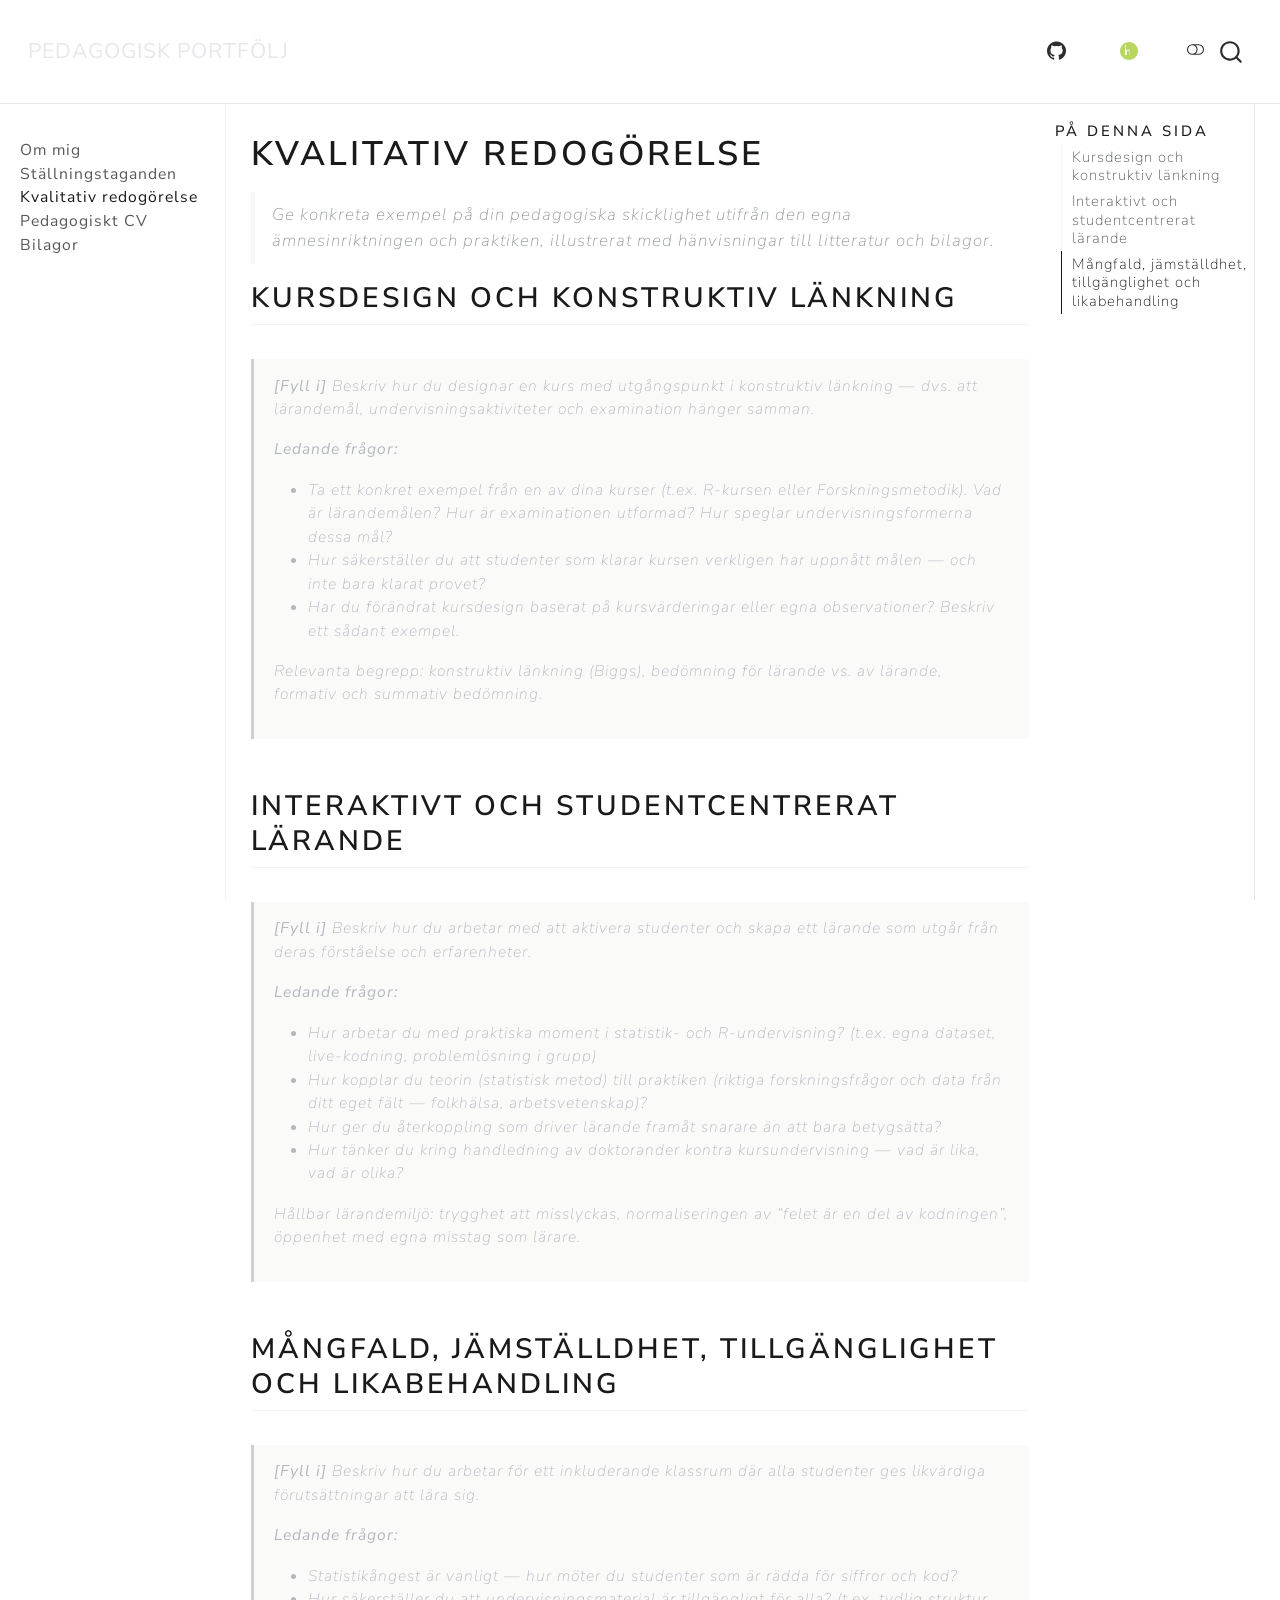
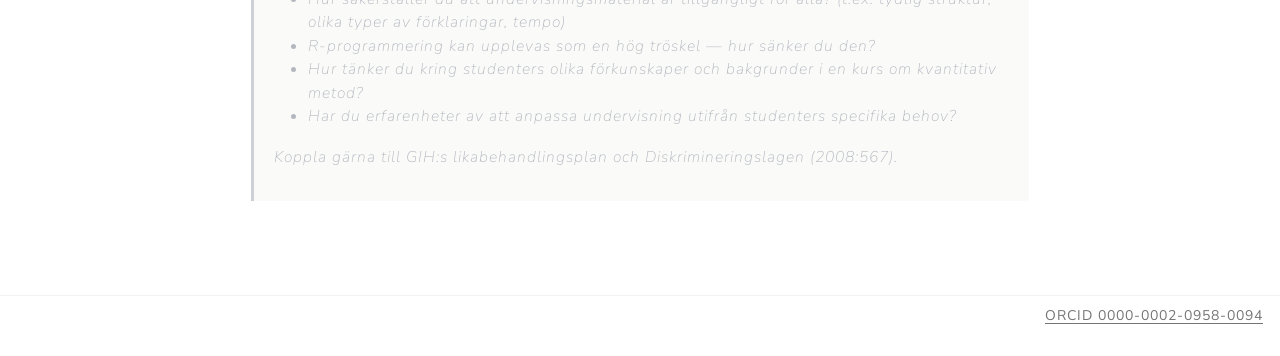
<file: docs/kvalitativ.html>
<!DOCTYPE html>
<html xmlns="http://www.w3.org/1999/xhtml" lang="sv" xml:lang="sv"><head>

<meta charset="utf-8">
<meta name="generator" content="quarto-1.8.27">

<meta name="viewport" content="width=device-width, initial-scale=1.0, user-scalable=yes">


<title>Kvalitativ redogörelse – Pedagogisk portfölj</title>
<style>
code{white-space: pre-wrap;}
span.smallcaps{font-variant: small-caps;}
div.columns{display: flex; gap: min(4vw, 1.5em);}
div.column{flex: auto; overflow-x: auto;}
div.hanging-indent{margin-left: 1.5em; text-indent: -1.5em;}
ul.task-list{list-style: none;}
ul.task-list li input[type="checkbox"] {
  width: 0.8em;
  margin: 0 0.8em 0.2em -1em; /* quarto-specific, see https://github.com/quarto-dev/quarto-cli/issues/4556 */ 
  vertical-align: middle;
}
</style>


<script src="site_libs/quarto-nav/quarto-nav.js"></script>
<script src="site_libs/quarto-nav/headroom.min.js"></script>
<script src="site_libs/clipboard/clipboard.min.js"></script>
<script src="site_libs/quarto-search/autocomplete.umd.js"></script>
<script src="site_libs/quarto-search/fuse.min.js"></script>
<script src="site_libs/quarto-search/quarto-search.js"></script>
<meta name="quarto:offset" content="./">
<script src="site_libs/quarto-html/quarto.js" type="module"></script>
<script src="site_libs/quarto-html/tabsets/tabsets.js" type="module"></script>
<script src="site_libs/quarto-html/axe/axe-check.js" type="module"></script>
<script src="site_libs/quarto-html/popper.min.js"></script>
<script src="site_libs/quarto-html/tippy.umd.min.js"></script>
<script src="site_libs/quarto-html/anchor.min.js"></script>
<link href="site_libs/quarto-html/tippy.css" rel="stylesheet">
<link href="site_libs/quarto-html/quarto-syntax-highlighting-ed96de9b727972fe78a7b5d16c58bf87.css" rel="stylesheet" class="quarto-color-scheme" id="quarto-text-highlighting-styles">
<link href="site_libs/quarto-html/quarto-syntax-highlighting-dark-4d9afe2b8d18ee9fa5d0d57b5ed4214d.css" rel="stylesheet" class="quarto-color-scheme quarto-color-alternate" id="quarto-text-highlighting-styles">
<link href="site_libs/quarto-html/quarto-syntax-highlighting-ed96de9b727972fe78a7b5d16c58bf87.css" rel="stylesheet" class="quarto-color-scheme-extra" id="quarto-text-highlighting-styles">
<script src="site_libs/bootstrap/bootstrap.min.js"></script>
<link href="site_libs/bootstrap/bootstrap-icons.css" rel="stylesheet">
<link href="site_libs/bootstrap/bootstrap-6faa1df204f2b8624732f99cb0a99181.min.css" rel="stylesheet" append-hash="true" class="quarto-color-scheme" id="quarto-bootstrap" data-mode="light">
<link href="site_libs/bootstrap/bootstrap-dark-77016cc7c37533878a65069369f6c3e6.min.css" rel="stylesheet" append-hash="true" class="quarto-color-scheme quarto-color-alternate" id="quarto-bootstrap" data-mode="dark">
<link href="site_libs/bootstrap/bootstrap-6faa1df204f2b8624732f99cb0a99181.min.css" rel="stylesheet" append-hash="true" class="quarto-color-scheme-extra" id="quarto-bootstrap" data-mode="light">
<script id="quarto-search-options" type="application/json">{
  "location": "navbar",
  "copy-button": false,
  "collapse-after": 3,
  "panel-placement": "end",
  "type": "overlay",
  "limit": 50,
  "keyboard-shortcut": [
    "f",
    "/",
    "s"
  ],
  "show-item-context": false,
  "language": {
    "search-no-results-text": "Inget resultat",
    "search-matching-documents-text": "matchande dokument",
    "search-copy-link-title": "Kopiera länk för att söka",
    "search-hide-matches-text": "Göm ytterligare resultat",
    "search-more-match-text": "annat resultat i detta dokument",
    "search-more-matches-text": "fler resultat i detta dokument",
    "search-clear-button-title": "Rensa",
    "search-text-placeholder": "",
    "search-detached-cancel-button-title": "Avbryt",
    "search-submit-button-title": "Verkställ",
    "search-label": "Sök"
  }
}</script>
<style>html{ scroll-behavior: smooth; }</style>


<link rel="stylesheet" href="styles.css">
</head>

<body class="nav-sidebar docked nav-fixed quarto-light"><script id="quarto-html-before-body" type="application/javascript">
    const toggleBodyColorMode = (bsSheetEl) => {
      const mode = bsSheetEl.getAttribute("data-mode");
      const bodyEl = window.document.querySelector("body");
      if (mode === "dark") {
        bodyEl.classList.add("quarto-dark");
        bodyEl.classList.remove("quarto-light");
      } else {
        bodyEl.classList.add("quarto-light");
        bodyEl.classList.remove("quarto-dark");
      }
    }
    const toggleBodyColorPrimary = () => {
      const bsSheetEl = window.document.querySelector("link#quarto-bootstrap:not([rel=disabled-stylesheet])");
      if (bsSheetEl) {
        toggleBodyColorMode(bsSheetEl);
      }
    }
    const setColorSchemeToggle = (alternate) => {
      const toggles = window.document.querySelectorAll('.quarto-color-scheme-toggle');
      for (let i=0; i < toggles.length; i++) {
        const toggle = toggles[i];
        if (toggle) {
          if (alternate) {
            toggle.classList.add("alternate");
          } else {
            toggle.classList.remove("alternate");
          }
        }
      }
    };
    const toggleColorMode = (alternate) => {
      // Switch the stylesheets
      const primaryStylesheets = window.document.querySelectorAll('link.quarto-color-scheme:not(.quarto-color-alternate)');
      const alternateStylesheets = window.document.querySelectorAll('link.quarto-color-scheme.quarto-color-alternate');
      manageTransitions('#quarto-margin-sidebar .nav-link', false);
      if (alternate) {
        // note: dark is layered on light, we don't disable primary!
        enableStylesheet(alternateStylesheets);
        for (const sheetNode of alternateStylesheets) {
          if (sheetNode.id === "quarto-bootstrap") {
            toggleBodyColorMode(sheetNode);
          }
        }
      } else {
        disableStylesheet(alternateStylesheets);
        enableStylesheet(primaryStylesheets)
        toggleBodyColorPrimary();
      }
      manageTransitions('#quarto-margin-sidebar .nav-link', true);
      // Switch the toggles
      setColorSchemeToggle(alternate)
      // Hack to workaround the fact that safari doesn't
      // properly recolor the scrollbar when toggling (#1455)
      if (navigator.userAgent.indexOf('Safari') > 0 && navigator.userAgent.indexOf('Chrome') == -1) {
        manageTransitions("body", false);
        window.scrollTo(0, 1);
        setTimeout(() => {
          window.scrollTo(0, 0);
          manageTransitions("body", true);
        }, 40);
      }
    }
    const disableStylesheet = (stylesheets) => {
      for (let i=0; i < stylesheets.length; i++) {
        const stylesheet = stylesheets[i];
        stylesheet.rel = 'disabled-stylesheet';
      }
    }
    const enableStylesheet = (stylesheets) => {
      for (let i=0; i < stylesheets.length; i++) {
        const stylesheet = stylesheets[i];
        if(stylesheet.rel !== 'stylesheet') { // for Chrome, which will still FOUC without this check
          stylesheet.rel = 'stylesheet';
        }
      }
    }
    const manageTransitions = (selector, allowTransitions) => {
      const els = window.document.querySelectorAll(selector);
      for (let i=0; i < els.length; i++) {
        const el = els[i];
        if (allowTransitions) {
          el.classList.remove('notransition');
        } else {
          el.classList.add('notransition');
        }
      }
    }
    const isFileUrl = () => {
      return window.location.protocol === 'file:';
    }
    const hasAlternateSentinel = () => {
      let styleSentinel = getColorSchemeSentinel();
      if (styleSentinel !== null) {
        return styleSentinel === "alternate";
      } else {
        return false;
      }
    }
    const setStyleSentinel = (alternate) => {
      const value = alternate ? "alternate" : "default";
      if (!isFileUrl()) {
        window.localStorage.setItem("quarto-color-scheme", value);
      } else {
        localAlternateSentinel = value;
      }
    }
    const getColorSchemeSentinel = () => {
      if (!isFileUrl()) {
        const storageValue = window.localStorage.getItem("quarto-color-scheme");
        return storageValue != null ? storageValue : localAlternateSentinel;
      } else {
        return localAlternateSentinel;
      }
    }
    const toggleGiscusIfUsed = (isAlternate, darkModeDefault) => {
      const baseTheme = document.querySelector('#giscus-base-theme')?.value ?? 'light';
      const alternateTheme = document.querySelector('#giscus-alt-theme')?.value ?? 'dark';
      let newTheme = '';
      if(authorPrefersDark) {
        newTheme = isAlternate ? baseTheme : alternateTheme;
      } else {
        newTheme = isAlternate ? alternateTheme : baseTheme;
      }
      const changeGiscusTheme = () => {
        // From: https://github.com/giscus/giscus/issues/336
        const sendMessage = (message) => {
          const iframe = document.querySelector('iframe.giscus-frame');
          if (!iframe) return;
          iframe.contentWindow.postMessage({ giscus: message }, 'https://giscus.app');
        }
        sendMessage({
          setConfig: {
            theme: newTheme
          }
        });
      }
      const isGiscussLoaded = window.document.querySelector('iframe.giscus-frame') !== null;
      if (isGiscussLoaded) {
        changeGiscusTheme();
      }
    };
    const authorPrefersDark = false;
    const darkModeDefault = authorPrefersDark;
      document.querySelector('link#quarto-text-highlighting-styles.quarto-color-scheme-extra').rel = 'disabled-stylesheet';
      document.querySelector('link#quarto-bootstrap.quarto-color-scheme-extra').rel = 'disabled-stylesheet';
    let localAlternateSentinel = darkModeDefault ? 'alternate' : 'default';
    // Dark / light mode switch
    window.quartoToggleColorScheme = () => {
      // Read the current dark / light value
      let toAlternate = !hasAlternateSentinel();
      toggleColorMode(toAlternate);
      setStyleSentinel(toAlternate);
      toggleGiscusIfUsed(toAlternate, darkModeDefault);
      window.dispatchEvent(new Event('resize'));
    };
    // Switch to dark mode if need be
    if (hasAlternateSentinel()) {
      toggleColorMode(true);
    } else {
      toggleColorMode(false);
    }
  </script>

<div id="quarto-search-results"></div>
  <header id="quarto-header" class="headroom fixed-top">
    <nav class="navbar navbar-expand-lg " data-bs-theme="dark">
      <div class="navbar-container container-fluid">
      <div class="navbar-brand-container mx-auto">
    <a class="navbar-brand" href="./index.html">
    <span class="navbar-title">Pedagogisk portfölj</span>
    </a>
  </div>
            <div id="quarto-search" class="" title="Sök"></div>
          <button class="navbar-toggler" type="button" data-bs-toggle="collapse" data-bs-target="#navbarCollapse" aria-controls="navbarCollapse" role="menu" aria-expanded="false" aria-label="Skifta navigering" onclick="if (window.quartoToggleHeadroom) { window.quartoToggleHeadroom(); }">
  <span class="navbar-toggler-icon"></span>
</button>
          <div class="collapse navbar-collapse" id="navbarCollapse">
            <ul class="navbar-nav navbar-nav-scroll ms-auto">
  <li class="nav-item compact">
    <a class="nav-link" href="https://github.com/dvaiman"> <i class="bi bi-github" role="img" aria-label="GitHub">
</i> 
<span class="menu-text"></span></a>
  </li>  
  <li class="nav-item">
    <a class="nav-link" href="https://orcid.org/0000-0002-0958-0094"> 
<span class="menu-text"><img src="assets/orcid.svg" height="18" alt="ORCID" style="vertical-align:middle; opacity:0.8;"></span></a>
  </li>  
</ul>
          </div> <!-- /navcollapse -->
            <div class="quarto-navbar-tools">
  <a href="" class="quarto-color-scheme-toggle quarto-navigation-tool  px-1" onclick="window.quartoToggleColorScheme(); return false;" title="Skifta mörkt läge"><i class="bi"></i></a>
</div>
      </div> <!-- /container-fluid -->
    </nav>
  <nav class="quarto-secondary-nav">
    <div class="container-fluid d-flex">
      <button type="button" class="quarto-btn-toggle btn" data-bs-toggle="collapse" role="button" data-bs-target=".quarto-sidebar-collapse-item" aria-controls="quarto-sidebar" aria-expanded="false" aria-label="Skifta sidonavigering" onclick="if (window.quartoToggleHeadroom) { window.quartoToggleHeadroom(); }">
        <i class="bi bi-layout-text-sidebar-reverse"></i>
      </button>
        <nav class="quarto-page-breadcrumbs" aria-label="breadcrumb"><ol class="breadcrumb"><li class="breadcrumb-item"><a href="./kvalitativ.html">Kvalitativ redogörelse</a></li></ol></nav>
        <a class="flex-grow-1" role="navigation" data-bs-toggle="collapse" data-bs-target=".quarto-sidebar-collapse-item" aria-controls="quarto-sidebar" aria-expanded="false" aria-label="Skifta sidonavigering" onclick="if (window.quartoToggleHeadroom) { window.quartoToggleHeadroom(); }">      
        </a>
    </div>
  </nav>
</header>
<!-- content -->
<div id="quarto-content" class="quarto-container page-columns page-rows-contents page-layout-article page-navbar">
<!-- sidebar -->
  <nav id="quarto-sidebar" class="sidebar collapse collapse-horizontal quarto-sidebar-collapse-item sidebar-navigation docked overflow-auto">
    <div class="sidebar-menu-container"> 
    <ul class="list-unstyled mt-1">
        <li class="sidebar-item">
  <div class="sidebar-item-container"> 
  <a href="./index.html" class="sidebar-item-text sidebar-link">
 <span class="menu-text">Om mig</span></a>
  </div>
</li>
        <li class="sidebar-item">
  <div class="sidebar-item-container"> 
  <a href="./stallningstaganden.html" class="sidebar-item-text sidebar-link">
 <span class="menu-text">Ställningstaganden</span></a>
  </div>
</li>
        <li class="sidebar-item">
  <div class="sidebar-item-container"> 
  <a href="./kvalitativ.html" class="sidebar-item-text sidebar-link active">
 <span class="menu-text">Kvalitativ redogörelse</span></a>
  </div>
</li>
        <li class="sidebar-item">
  <div class="sidebar-item-container"> 
  <a href="./dokumentation.html" class="sidebar-item-text sidebar-link">
 <span class="menu-text">Pedagogiskt CV</span></a>
  </div>
</li>
        <li class="sidebar-item">
  <div class="sidebar-item-container"> 
  <a href="./bilagor.html" class="sidebar-item-text sidebar-link">
 <span class="menu-text">Bilagor</span></a>
  </div>
</li>
    </ul>
    </div>
</nav>
<div id="quarto-sidebar-glass" class="quarto-sidebar-collapse-item" data-bs-toggle="collapse" data-bs-target=".quarto-sidebar-collapse-item"></div>
<!-- margin-sidebar -->
    <div id="quarto-margin-sidebar" class="sidebar margin-sidebar">
        <nav id="TOC" role="doc-toc" class="toc-active">
    <h2 id="toc-title">På denna sida</h2>
   
  <ul>
  <li><a href="#kursdesign-och-konstruktiv-länkning" id="toc-kursdesign-och-konstruktiv-länkning" class="nav-link active" data-scroll-target="#kursdesign-och-konstruktiv-länkning">Kursdesign och konstruktiv länkning</a></li>
  <li><a href="#interaktivt-och-studentcentrerat-lärande" id="toc-interaktivt-och-studentcentrerat-lärande" class="nav-link" data-scroll-target="#interaktivt-och-studentcentrerat-lärande">Interaktivt och studentcentrerat lärande</a></li>
  <li><a href="#mångfald-jämställdhet-tillgänglighet-och-likabehandling" id="toc-mångfald-jämställdhet-tillgänglighet-och-likabehandling" class="nav-link" data-scroll-target="#mångfald-jämställdhet-tillgänglighet-och-likabehandling">Mångfald, jämställdhet, tillgänglighet och likabehandling</a></li>
  </ul>
</nav>
    </div>
<!-- main -->
<main class="content" id="quarto-document-content">


<header id="title-block-header" class="quarto-title-block default">
<div class="quarto-title">
<h1 class="title">Kvalitativ redogörelse</h1>
</div>



<div class="quarto-title-meta">

    
  
    
  </div>
  


</header>


<blockquote class="blockquote">
<p><em>Ge konkreta exempel på din pedagogiska skicklighet utifrån den egna ämnesinriktningen och praktiken, illustrerat med hänvisningar till litteratur och bilagor.</em></p>
</blockquote>
<section id="kursdesign-och-konstruktiv-länkning" class="level2">
<h2 class="anchored" data-anchor-id="kursdesign-och-konstruktiv-länkning">Kursdesign och konstruktiv länkning</h2>
<div class="placeholder">
<p><strong>[Fyll i]</strong> Beskriv hur du designar en kurs med utgångspunkt i konstruktiv länkning — dvs. att lärandemål, undervisningsaktiviteter och examination hänger samman.</p>
<p><strong>Ledande frågor:</strong></p>
<ul>
<li>Ta ett konkret exempel från en av dina kurser (t.ex. R-kursen eller Forskningsmetodik). Vad är lärandemålen? Hur är examinationen utformad? Hur speglar undervisningsformerna dessa mål?</li>
<li>Hur säkerställer du att studenter som klarar kursen verkligen har uppnått målen — och inte bara klarat provet?</li>
<li>Har du förändrat kursdesign baserat på kursvärderingar eller egna observationer? Beskriv ett sådant exempel.</li>
</ul>
<p><em>Relevanta begrepp: konstruktiv länkning (Biggs), bedömning för lärande vs.&nbsp;av lärande, formativ och summativ bedömning.</em></p>
</div>
</section>
<section id="interaktivt-och-studentcentrerat-lärande" class="level2">
<h2 class="anchored" data-anchor-id="interaktivt-och-studentcentrerat-lärande">Interaktivt och studentcentrerat lärande</h2>
<div class="placeholder">
<p><strong>[Fyll i]</strong> Beskriv hur du arbetar med att aktivera studenter och skapa ett lärande som utgår från deras förståelse och erfarenheter.</p>
<p><strong>Ledande frågor:</strong></p>
<ul>
<li>Hur arbetar du med praktiska moment i statistik- och R-undervisning? (t.ex. egna dataset, live-kodning, problemlösning i grupp)</li>
<li>Hur kopplar du teorin (statistisk metod) till praktiken (riktiga forskningsfrågor och data från ditt eget fält — folkhälsa, arbetsvetenskap)?</li>
<li>Hur ger du återkoppling som driver lärande framåt snarare än att bara betygsätta?</li>
<li>Hur tänker du kring handledning av doktorander kontra kursundervisning — vad är lika, vad är olika?</li>
</ul>
<p><em>Hållbar lärandemiljö: trygghet att misslyckas, normaliseringen av “felet är en del av kodningen”, öppenhet med egna misstag som lärare.</em></p>
</div>
</section>
<section id="mångfald-jämställdhet-tillgänglighet-och-likabehandling" class="level2">
<h2 class="anchored" data-anchor-id="mångfald-jämställdhet-tillgänglighet-och-likabehandling">Mångfald, jämställdhet, tillgänglighet och likabehandling</h2>
<div class="placeholder">
<p><strong>[Fyll i]</strong> Beskriv hur du arbetar för ett inkluderande klassrum där alla studenter ges likvärdiga förutsättningar att lära sig.</p>
<p><strong>Ledande frågor:</strong></p>
<ul>
<li>Statistikångest är vanligt — hur möter du studenter som är rädda för siffror och kod?</li>
<li>Hur säkerställer du att undervisningsmaterial är tillgängligt för alla? (t.ex. tydlig struktur, olika typer av förklaringar, tempo)</li>
<li>R-programmering kan upplevas som en hög tröskel — hur sänker du den?</li>
<li>Hur tänker du kring studenters olika förkunskaper och bakgrunder i en kurs om kvantitativ metod?</li>
<li>Har du erfarenheter av att anpassa undervisning utifrån studenters specifika behov?</li>
</ul>
<p><em>Koppla gärna till GIH:s likabehandlingsplan och Diskrimineringslagen (2008:567).</em></p>
</div>


</section>

</main> <!-- /main -->
<script id="quarto-html-after-body" type="application/javascript">
  window.document.addEventListener("DOMContentLoaded", function (event) {
    // Ensure there is a toggle, if there isn't float one in the top right
    if (window.document.querySelector('.quarto-color-scheme-toggle') === null) {
      const a = window.document.createElement('a');
      a.classList.add('top-right');
      a.classList.add('quarto-color-scheme-toggle');
      a.href = "";
      a.onclick = function() { try { window.quartoToggleColorScheme(); } catch {} return false; };
      const i = window.document.createElement("i");
      i.classList.add('bi');
      a.appendChild(i);
      window.document.body.appendChild(a);
    }
    setColorSchemeToggle(hasAlternateSentinel())
    const icon = "";
    const anchorJS = new window.AnchorJS();
    anchorJS.options = {
      placement: 'right',
      icon: icon
    };
    anchorJS.add('.anchored');
    const isCodeAnnotation = (el) => {
      for (const clz of el.classList) {
        if (clz.startsWith('code-annotation-')) {                     
          return true;
        }
      }
      return false;
    }
    const onCopySuccess = function(e) {
      // button target
      const button = e.trigger;
      // don't keep focus
      button.blur();
      // flash "checked"
      button.classList.add('code-copy-button-checked');
      var currentTitle = button.getAttribute("title");
      button.setAttribute("title", "Kopierat!");
      let tooltip;
      if (window.bootstrap) {
        button.setAttribute("data-bs-toggle", "tooltip");
        button.setAttribute("data-bs-placement", "left");
        button.setAttribute("data-bs-title", "Kopierat!");
        tooltip = new bootstrap.Tooltip(button, 
          { trigger: "manual", 
            customClass: "code-copy-button-tooltip",
            offset: [0, -8]});
        tooltip.show();    
      }
      setTimeout(function() {
        if (tooltip) {
          tooltip.hide();
          button.removeAttribute("data-bs-title");
          button.removeAttribute("data-bs-toggle");
          button.removeAttribute("data-bs-placement");
        }
        button.setAttribute("title", currentTitle);
        button.classList.remove('code-copy-button-checked');
      }, 1000);
      // clear code selection
      e.clearSelection();
    }
    const getTextToCopy = function(trigger) {
      const outerScaffold = trigger.parentElement.cloneNode(true);
      const codeEl = outerScaffold.querySelector('code');
      for (const childEl of codeEl.children) {
        if (isCodeAnnotation(childEl)) {
          childEl.remove();
        }
      }
      return codeEl.innerText;
    }
    const clipboard = new window.ClipboardJS('.code-copy-button:not([data-in-quarto-modal])', {
      text: getTextToCopy
    });
    clipboard.on('success', onCopySuccess);
    if (window.document.getElementById('quarto-embedded-source-code-modal')) {
      const clipboardModal = new window.ClipboardJS('.code-copy-button[data-in-quarto-modal]', {
        text: getTextToCopy,
        container: window.document.getElementById('quarto-embedded-source-code-modal')
      });
      clipboardModal.on('success', onCopySuccess);
    }
      var localhostRegex = new RegExp(/^(?:http|https):\/\/localhost\:?[0-9]*\//);
      var mailtoRegex = new RegExp(/^mailto:/);
        var filterRegex = new RegExp('/' + window.location.host + '/');
      var isInternal = (href) => {
          return filterRegex.test(href) || localhostRegex.test(href) || mailtoRegex.test(href);
      }
      // Inspect non-navigation links and adorn them if external
     var links = window.document.querySelectorAll('a[href]:not(.nav-link):not(.navbar-brand):not(.toc-action):not(.sidebar-link):not(.sidebar-item-toggle):not(.pagination-link):not(.no-external):not([aria-hidden]):not(.dropdown-item):not(.quarto-navigation-tool):not(.about-link)');
      for (var i=0; i<links.length; i++) {
        const link = links[i];
        if (!isInternal(link.href)) {
          // undo the damage that might have been done by quarto-nav.js in the case of
          // links that we want to consider external
          if (link.dataset.originalHref !== undefined) {
            link.href = link.dataset.originalHref;
          }
        }
      }
    function tippyHover(el, contentFn, onTriggerFn, onUntriggerFn) {
      const config = {
        allowHTML: true,
        maxWidth: 500,
        delay: 100,
        arrow: false,
        appendTo: function(el) {
            return el.parentElement;
        },
        interactive: true,
        interactiveBorder: 10,
        theme: 'quarto',
        placement: 'bottom-start',
      };
      if (contentFn) {
        config.content = contentFn;
      }
      if (onTriggerFn) {
        config.onTrigger = onTriggerFn;
      }
      if (onUntriggerFn) {
        config.onUntrigger = onUntriggerFn;
      }
      window.tippy(el, config); 
    }
    const noterefs = window.document.querySelectorAll('a[role="doc-noteref"]');
    for (var i=0; i<noterefs.length; i++) {
      const ref = noterefs[i];
      tippyHover(ref, function() {
        // use id or data attribute instead here
        let href = ref.getAttribute('data-footnote-href') || ref.getAttribute('href');
        try { href = new URL(href).hash; } catch {}
        const id = href.replace(/^#\/?/, "");
        const note = window.document.getElementById(id);
        if (note) {
          return note.innerHTML;
        } else {
          return "";
        }
      });
    }
    const xrefs = window.document.querySelectorAll('a.quarto-xref');
    const processXRef = (id, note) => {
      // Strip column container classes
      const stripColumnClz = (el) => {
        el.classList.remove("page-full", "page-columns");
        if (el.children) {
          for (const child of el.children) {
            stripColumnClz(child);
          }
        }
      }
      stripColumnClz(note)
      if (id === null || id.startsWith('sec-')) {
        // Special case sections, only their first couple elements
        const container = document.createElement("div");
        if (note.children && note.children.length > 2) {
          container.appendChild(note.children[0].cloneNode(true));
          for (let i = 1; i < note.children.length; i++) {
            const child = note.children[i];
            if (child.tagName === "P" && child.innerText === "") {
              continue;
            } else {
              container.appendChild(child.cloneNode(true));
              break;
            }
          }
          if (window.Quarto?.typesetMath) {
            window.Quarto.typesetMath(container);
          }
          return container.innerHTML
        } else {
          if (window.Quarto?.typesetMath) {
            window.Quarto.typesetMath(note);
          }
          return note.innerHTML;
        }
      } else {
        // Remove any anchor links if they are present
        const anchorLink = note.querySelector('a.anchorjs-link');
        if (anchorLink) {
          anchorLink.remove();
        }
        if (window.Quarto?.typesetMath) {
          window.Quarto.typesetMath(note);
        }
        if (note.classList.contains("callout")) {
          return note.outerHTML;
        } else {
          return note.innerHTML;
        }
      }
    }
    for (var i=0; i<xrefs.length; i++) {
      const xref = xrefs[i];
      tippyHover(xref, undefined, function(instance) {
        instance.disable();
        let url = xref.getAttribute('href');
        let hash = undefined; 
        if (url.startsWith('#')) {
          hash = url;
        } else {
          try { hash = new URL(url).hash; } catch {}
        }
        if (hash) {
          const id = hash.replace(/^#\/?/, "");
          const note = window.document.getElementById(id);
          if (note !== null) {
            try {
              const html = processXRef(id, note.cloneNode(true));
              instance.setContent(html);
            } finally {
              instance.enable();
              instance.show();
            }
          } else {
            // See if we can fetch this
            fetch(url.split('#')[0])
            .then(res => res.text())
            .then(html => {
              const parser = new DOMParser();
              const htmlDoc = parser.parseFromString(html, "text/html");
              const note = htmlDoc.getElementById(id);
              if (note !== null) {
                const html = processXRef(id, note);
                instance.setContent(html);
              } 
            }).finally(() => {
              instance.enable();
              instance.show();
            });
          }
        } else {
          // See if we can fetch a full url (with no hash to target)
          // This is a special case and we should probably do some content thinning / targeting
          fetch(url)
          .then(res => res.text())
          .then(html => {
            const parser = new DOMParser();
            const htmlDoc = parser.parseFromString(html, "text/html");
            const note = htmlDoc.querySelector('main.content');
            if (note !== null) {
              // This should only happen for chapter cross references
              // (since there is no id in the URL)
              // remove the first header
              if (note.children.length > 0 && note.children[0].tagName === "HEADER") {
                note.children[0].remove();
              }
              const html = processXRef(null, note);
              instance.setContent(html);
            } 
          }).finally(() => {
            instance.enable();
            instance.show();
          });
        }
      }, function(instance) {
      });
    }
        let selectedAnnoteEl;
        const selectorForAnnotation = ( cell, annotation) => {
          let cellAttr = 'data-code-cell="' + cell + '"';
          let lineAttr = 'data-code-annotation="' +  annotation + '"';
          const selector = 'span[' + cellAttr + '][' + lineAttr + ']';
          return selector;
        }
        const selectCodeLines = (annoteEl) => {
          const doc = window.document;
          const targetCell = annoteEl.getAttribute("data-target-cell");
          const targetAnnotation = annoteEl.getAttribute("data-target-annotation");
          const annoteSpan = window.document.querySelector(selectorForAnnotation(targetCell, targetAnnotation));
          const lines = annoteSpan.getAttribute("data-code-lines").split(",");
          const lineIds = lines.map((line) => {
            return targetCell + "-" + line;
          })
          let top = null;
          let height = null;
          let parent = null;
          if (lineIds.length > 0) {
              //compute the position of the single el (top and bottom and make a div)
              const el = window.document.getElementById(lineIds[0]);
              top = el.offsetTop;
              height = el.offsetHeight;
              parent = el.parentElement.parentElement;
            if (lineIds.length > 1) {
              const lastEl = window.document.getElementById(lineIds[lineIds.length - 1]);
              const bottom = lastEl.offsetTop + lastEl.offsetHeight;
              height = bottom - top;
            }
            if (top !== null && height !== null && parent !== null) {
              // cook up a div (if necessary) and position it 
              let div = window.document.getElementById("code-annotation-line-highlight");
              if (div === null) {
                div = window.document.createElement("div");
                div.setAttribute("id", "code-annotation-line-highlight");
                div.style.position = 'absolute';
                parent.appendChild(div);
              }
              div.style.top = top - 2 + "px";
              div.style.height = height + 4 + "px";
              div.style.left = 0;
              let gutterDiv = window.document.getElementById("code-annotation-line-highlight-gutter");
              if (gutterDiv === null) {
                gutterDiv = window.document.createElement("div");
                gutterDiv.setAttribute("id", "code-annotation-line-highlight-gutter");
                gutterDiv.style.position = 'absolute';
                const codeCell = window.document.getElementById(targetCell);
                const gutter = codeCell.querySelector('.code-annotation-gutter');
                gutter.appendChild(gutterDiv);
              }
              gutterDiv.style.top = top - 2 + "px";
              gutterDiv.style.height = height + 4 + "px";
            }
            selectedAnnoteEl = annoteEl;
          }
        };
        const unselectCodeLines = () => {
          const elementsIds = ["code-annotation-line-highlight", "code-annotation-line-highlight-gutter"];
          elementsIds.forEach((elId) => {
            const div = window.document.getElementById(elId);
            if (div) {
              div.remove();
            }
          });
          selectedAnnoteEl = undefined;
        };
          // Handle positioning of the toggle
      window.addEventListener(
        "resize",
        throttle(() => {
          elRect = undefined;
          if (selectedAnnoteEl) {
            selectCodeLines(selectedAnnoteEl);
          }
        }, 10)
      );
      function throttle(fn, ms) {
      let throttle = false;
      let timer;
        return (...args) => {
          if(!throttle) { // first call gets through
              fn.apply(this, args);
              throttle = true;
          } else { // all the others get throttled
              if(timer) clearTimeout(timer); // cancel #2
              timer = setTimeout(() => {
                fn.apply(this, args);
                timer = throttle = false;
              }, ms);
          }
        };
      }
        // Attach click handler to the DT
        const annoteDls = window.document.querySelectorAll('dt[data-target-cell]');
        for (const annoteDlNode of annoteDls) {
          annoteDlNode.addEventListener('click', (event) => {
            const clickedEl = event.target;
            if (clickedEl !== selectedAnnoteEl) {
              unselectCodeLines();
              const activeEl = window.document.querySelector('dt[data-target-cell].code-annotation-active');
              if (activeEl) {
                activeEl.classList.remove('code-annotation-active');
              }
              selectCodeLines(clickedEl);
              clickedEl.classList.add('code-annotation-active');
            } else {
              // Unselect the line
              unselectCodeLines();
              clickedEl.classList.remove('code-annotation-active');
            }
          });
        }
    const findCites = (el) => {
      const parentEl = el.parentElement;
      if (parentEl) {
        const cites = parentEl.dataset.cites;
        if (cites) {
          return {
            el,
            cites: cites.split(' ')
          };
        } else {
          return findCites(el.parentElement)
        }
      } else {
        return undefined;
      }
    };
    var bibliorefs = window.document.querySelectorAll('a[role="doc-biblioref"]');
    for (var i=0; i<bibliorefs.length; i++) {
      const ref = bibliorefs[i];
      const citeInfo = findCites(ref);
      if (citeInfo) {
        tippyHover(citeInfo.el, function() {
          var popup = window.document.createElement('div');
          citeInfo.cites.forEach(function(cite) {
            var citeDiv = window.document.createElement('div');
            citeDiv.classList.add('hanging-indent');
            citeDiv.classList.add('csl-entry');
            var biblioDiv = window.document.getElementById('ref-' + cite);
            if (biblioDiv) {
              citeDiv.innerHTML = biblioDiv.innerHTML;
            }
            popup.appendChild(citeDiv);
          });
          return popup.innerHTML;
        });
      }
    }
  });
  </script>
</div> <!-- /content -->
<footer class="footer">
  <div class="nav-footer">
    <div class="nav-footer-left">
      &nbsp;
    </div>   
    <div class="nav-footer-center">
      &nbsp;
    </div>
    <div class="nav-footer-right">
<p><a href="https://orcid.org/0000-0002-0958-0094">ORCID 0000-0002-0958-0094</a></p>
</div>
  </div>
</footer>




<script src="site_libs/quarto-html/zenscroll-min.js"></script>
</body></html>
</file>
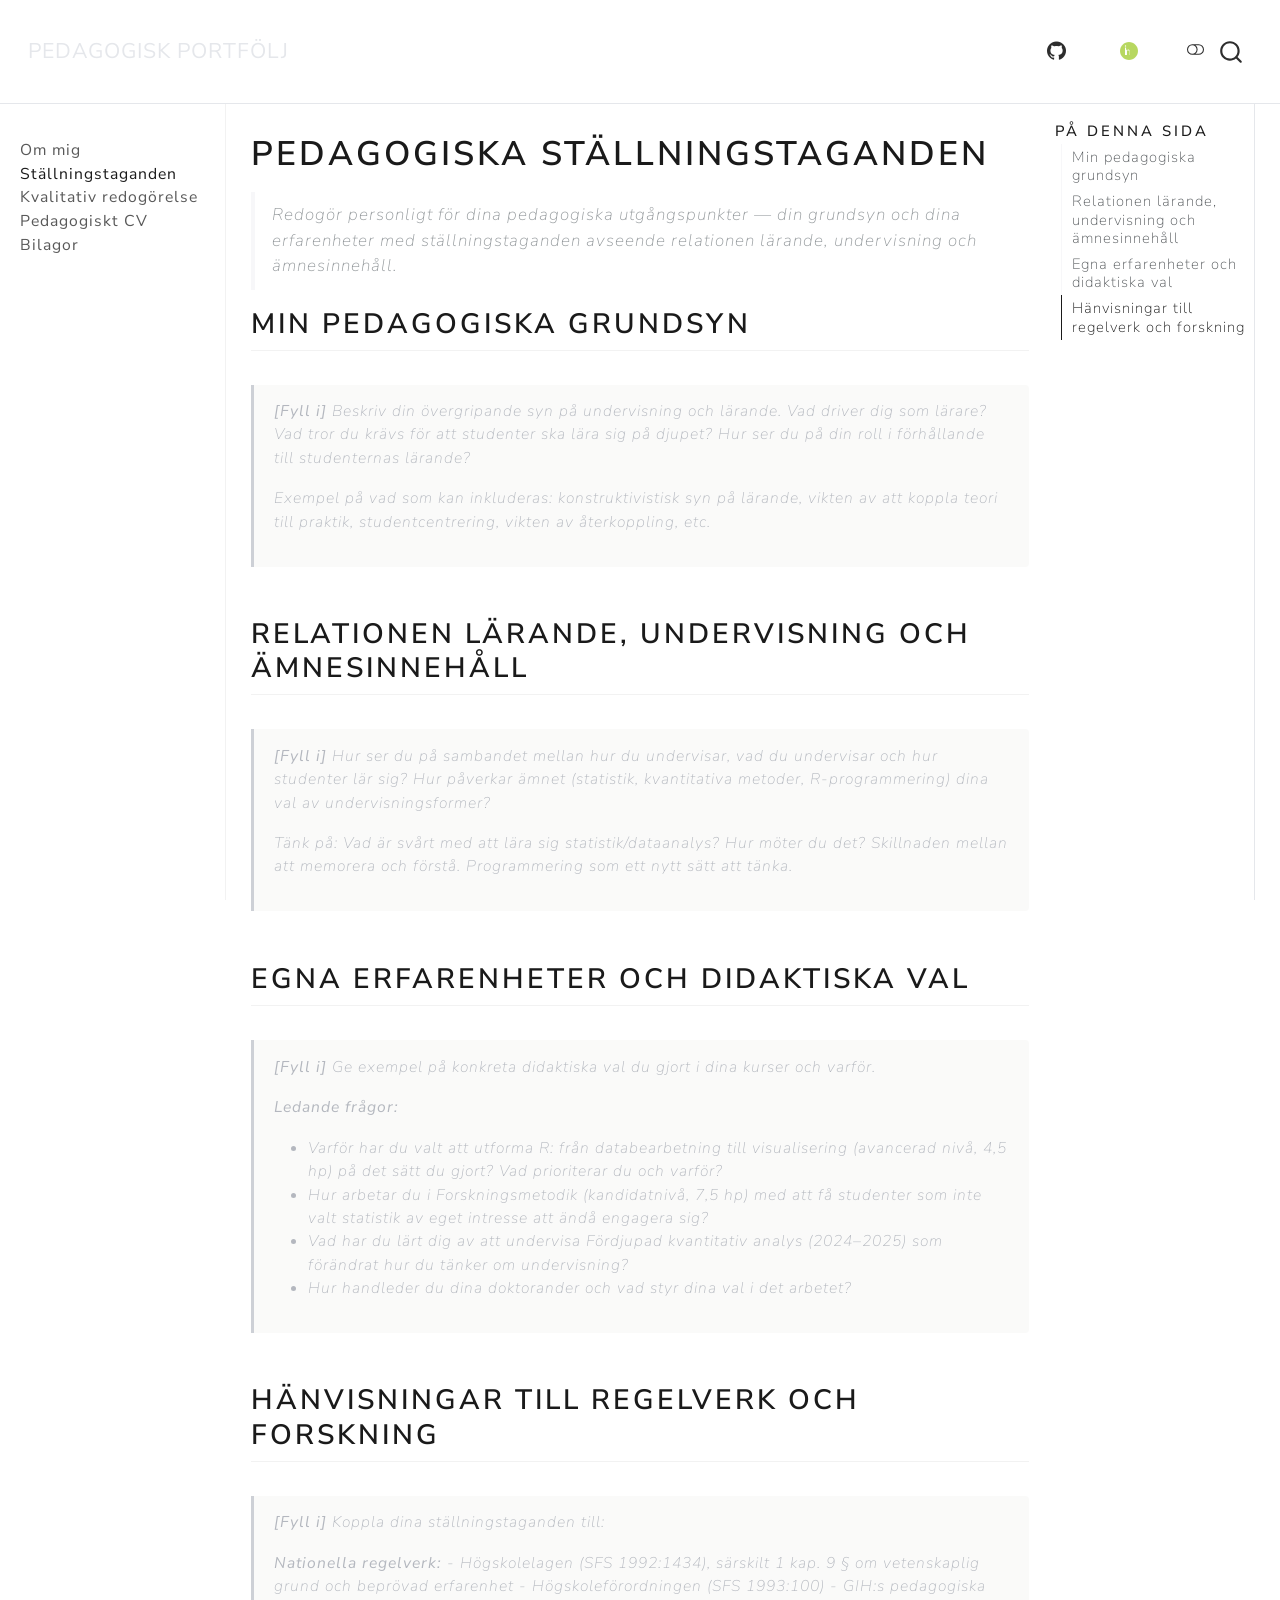
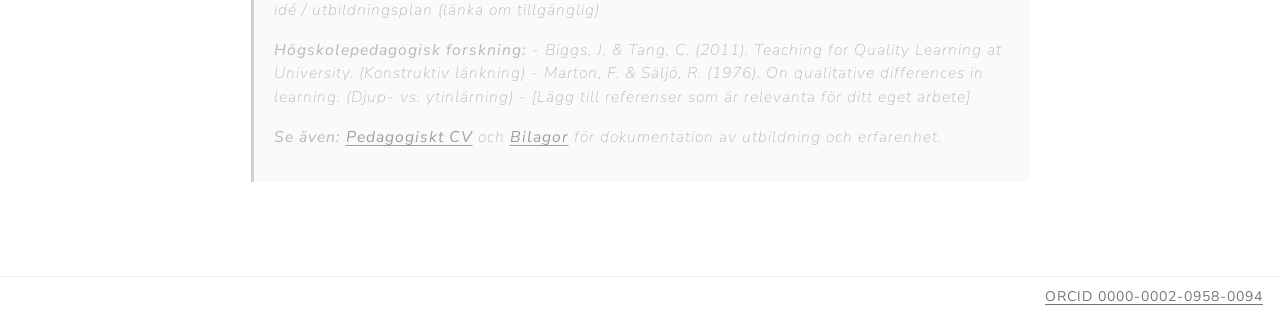
<file: docs/stallningstaganden.html>
<!DOCTYPE html>
<html xmlns="http://www.w3.org/1999/xhtml" lang="sv" xml:lang="sv"><head>

<meta charset="utf-8">
<meta name="generator" content="quarto-1.8.27">

<meta name="viewport" content="width=device-width, initial-scale=1.0, user-scalable=yes">


<title>Pedagogiska ställningstaganden – Pedagogisk portfölj</title>
<style>
code{white-space: pre-wrap;}
span.smallcaps{font-variant: small-caps;}
div.columns{display: flex; gap: min(4vw, 1.5em);}
div.column{flex: auto; overflow-x: auto;}
div.hanging-indent{margin-left: 1.5em; text-indent: -1.5em;}
ul.task-list{list-style: none;}
ul.task-list li input[type="checkbox"] {
  width: 0.8em;
  margin: 0 0.8em 0.2em -1em; /* quarto-specific, see https://github.com/quarto-dev/quarto-cli/issues/4556 */ 
  vertical-align: middle;
}
</style>


<script src="site_libs/quarto-nav/quarto-nav.js"></script>
<script src="site_libs/quarto-nav/headroom.min.js"></script>
<script src="site_libs/clipboard/clipboard.min.js"></script>
<script src="site_libs/quarto-search/autocomplete.umd.js"></script>
<script src="site_libs/quarto-search/fuse.min.js"></script>
<script src="site_libs/quarto-search/quarto-search.js"></script>
<meta name="quarto:offset" content="./">
<script src="site_libs/quarto-html/quarto.js" type="module"></script>
<script src="site_libs/quarto-html/tabsets/tabsets.js" type="module"></script>
<script src="site_libs/quarto-html/axe/axe-check.js" type="module"></script>
<script src="site_libs/quarto-html/popper.min.js"></script>
<script src="site_libs/quarto-html/tippy.umd.min.js"></script>
<script src="site_libs/quarto-html/anchor.min.js"></script>
<link href="site_libs/quarto-html/tippy.css" rel="stylesheet">
<link href="site_libs/quarto-html/quarto-syntax-highlighting-ed96de9b727972fe78a7b5d16c58bf87.css" rel="stylesheet" class="quarto-color-scheme" id="quarto-text-highlighting-styles">
<link href="site_libs/quarto-html/quarto-syntax-highlighting-dark-4d9afe2b8d18ee9fa5d0d57b5ed4214d.css" rel="stylesheet" class="quarto-color-scheme quarto-color-alternate" id="quarto-text-highlighting-styles">
<link href="site_libs/quarto-html/quarto-syntax-highlighting-ed96de9b727972fe78a7b5d16c58bf87.css" rel="stylesheet" class="quarto-color-scheme-extra" id="quarto-text-highlighting-styles">
<script src="site_libs/bootstrap/bootstrap.min.js"></script>
<link href="site_libs/bootstrap/bootstrap-icons.css" rel="stylesheet">
<link href="site_libs/bootstrap/bootstrap-6faa1df204f2b8624732f99cb0a99181.min.css" rel="stylesheet" append-hash="true" class="quarto-color-scheme" id="quarto-bootstrap" data-mode="light">
<link href="site_libs/bootstrap/bootstrap-dark-77016cc7c37533878a65069369f6c3e6.min.css" rel="stylesheet" append-hash="true" class="quarto-color-scheme quarto-color-alternate" id="quarto-bootstrap" data-mode="dark">
<link href="site_libs/bootstrap/bootstrap-6faa1df204f2b8624732f99cb0a99181.min.css" rel="stylesheet" append-hash="true" class="quarto-color-scheme-extra" id="quarto-bootstrap" data-mode="light">
<script id="quarto-search-options" type="application/json">{
  "location": "navbar",
  "copy-button": false,
  "collapse-after": 3,
  "panel-placement": "end",
  "type": "overlay",
  "limit": 50,
  "keyboard-shortcut": [
    "f",
    "/",
    "s"
  ],
  "show-item-context": false,
  "language": {
    "search-no-results-text": "Inget resultat",
    "search-matching-documents-text": "matchande dokument",
    "search-copy-link-title": "Kopiera länk för att söka",
    "search-hide-matches-text": "Göm ytterligare resultat",
    "search-more-match-text": "annat resultat i detta dokument",
    "search-more-matches-text": "fler resultat i detta dokument",
    "search-clear-button-title": "Rensa",
    "search-text-placeholder": "",
    "search-detached-cancel-button-title": "Avbryt",
    "search-submit-button-title": "Verkställ",
    "search-label": "Sök"
  }
}</script>
<style>html{ scroll-behavior: smooth; }</style>


<link rel="stylesheet" href="styles.css">
</head>

<body class="nav-sidebar docked nav-fixed quarto-light"><script id="quarto-html-before-body" type="application/javascript">
    const toggleBodyColorMode = (bsSheetEl) => {
      const mode = bsSheetEl.getAttribute("data-mode");
      const bodyEl = window.document.querySelector("body");
      if (mode === "dark") {
        bodyEl.classList.add("quarto-dark");
        bodyEl.classList.remove("quarto-light");
      } else {
        bodyEl.classList.add("quarto-light");
        bodyEl.classList.remove("quarto-dark");
      }
    }
    const toggleBodyColorPrimary = () => {
      const bsSheetEl = window.document.querySelector("link#quarto-bootstrap:not([rel=disabled-stylesheet])");
      if (bsSheetEl) {
        toggleBodyColorMode(bsSheetEl);
      }
    }
    const setColorSchemeToggle = (alternate) => {
      const toggles = window.document.querySelectorAll('.quarto-color-scheme-toggle');
      for (let i=0; i < toggles.length; i++) {
        const toggle = toggles[i];
        if (toggle) {
          if (alternate) {
            toggle.classList.add("alternate");
          } else {
            toggle.classList.remove("alternate");
          }
        }
      }
    };
    const toggleColorMode = (alternate) => {
      // Switch the stylesheets
      const primaryStylesheets = window.document.querySelectorAll('link.quarto-color-scheme:not(.quarto-color-alternate)');
      const alternateStylesheets = window.document.querySelectorAll('link.quarto-color-scheme.quarto-color-alternate');
      manageTransitions('#quarto-margin-sidebar .nav-link', false);
      if (alternate) {
        // note: dark is layered on light, we don't disable primary!
        enableStylesheet(alternateStylesheets);
        for (const sheetNode of alternateStylesheets) {
          if (sheetNode.id === "quarto-bootstrap") {
            toggleBodyColorMode(sheetNode);
          }
        }
      } else {
        disableStylesheet(alternateStylesheets);
        enableStylesheet(primaryStylesheets)
        toggleBodyColorPrimary();
      }
      manageTransitions('#quarto-margin-sidebar .nav-link', true);
      // Switch the toggles
      setColorSchemeToggle(alternate)
      // Hack to workaround the fact that safari doesn't
      // properly recolor the scrollbar when toggling (#1455)
      if (navigator.userAgent.indexOf('Safari') > 0 && navigator.userAgent.indexOf('Chrome') == -1) {
        manageTransitions("body", false);
        window.scrollTo(0, 1);
        setTimeout(() => {
          window.scrollTo(0, 0);
          manageTransitions("body", true);
        }, 40);
      }
    }
    const disableStylesheet = (stylesheets) => {
      for (let i=0; i < stylesheets.length; i++) {
        const stylesheet = stylesheets[i];
        stylesheet.rel = 'disabled-stylesheet';
      }
    }
    const enableStylesheet = (stylesheets) => {
      for (let i=0; i < stylesheets.length; i++) {
        const stylesheet = stylesheets[i];
        if(stylesheet.rel !== 'stylesheet') { // for Chrome, which will still FOUC without this check
          stylesheet.rel = 'stylesheet';
        }
      }
    }
    const manageTransitions = (selector, allowTransitions) => {
      const els = window.document.querySelectorAll(selector);
      for (let i=0; i < els.length; i++) {
        const el = els[i];
        if (allowTransitions) {
          el.classList.remove('notransition');
        } else {
          el.classList.add('notransition');
        }
      }
    }
    const isFileUrl = () => {
      return window.location.protocol === 'file:';
    }
    const hasAlternateSentinel = () => {
      let styleSentinel = getColorSchemeSentinel();
      if (styleSentinel !== null) {
        return styleSentinel === "alternate";
      } else {
        return false;
      }
    }
    const setStyleSentinel = (alternate) => {
      const value = alternate ? "alternate" : "default";
      if (!isFileUrl()) {
        window.localStorage.setItem("quarto-color-scheme", value);
      } else {
        localAlternateSentinel = value;
      }
    }
    const getColorSchemeSentinel = () => {
      if (!isFileUrl()) {
        const storageValue = window.localStorage.getItem("quarto-color-scheme");
        return storageValue != null ? storageValue : localAlternateSentinel;
      } else {
        return localAlternateSentinel;
      }
    }
    const toggleGiscusIfUsed = (isAlternate, darkModeDefault) => {
      const baseTheme = document.querySelector('#giscus-base-theme')?.value ?? 'light';
      const alternateTheme = document.querySelector('#giscus-alt-theme')?.value ?? 'dark';
      let newTheme = '';
      if(authorPrefersDark) {
        newTheme = isAlternate ? baseTheme : alternateTheme;
      } else {
        newTheme = isAlternate ? alternateTheme : baseTheme;
      }
      const changeGiscusTheme = () => {
        // From: https://github.com/giscus/giscus/issues/336
        const sendMessage = (message) => {
          const iframe = document.querySelector('iframe.giscus-frame');
          if (!iframe) return;
          iframe.contentWindow.postMessage({ giscus: message }, 'https://giscus.app');
        }
        sendMessage({
          setConfig: {
            theme: newTheme
          }
        });
      }
      const isGiscussLoaded = window.document.querySelector('iframe.giscus-frame') !== null;
      if (isGiscussLoaded) {
        changeGiscusTheme();
      }
    };
    const authorPrefersDark = false;
    const darkModeDefault = authorPrefersDark;
      document.querySelector('link#quarto-text-highlighting-styles.quarto-color-scheme-extra').rel = 'disabled-stylesheet';
      document.querySelector('link#quarto-bootstrap.quarto-color-scheme-extra').rel = 'disabled-stylesheet';
    let localAlternateSentinel = darkModeDefault ? 'alternate' : 'default';
    // Dark / light mode switch
    window.quartoToggleColorScheme = () => {
      // Read the current dark / light value
      let toAlternate = !hasAlternateSentinel();
      toggleColorMode(toAlternate);
      setStyleSentinel(toAlternate);
      toggleGiscusIfUsed(toAlternate, darkModeDefault);
      window.dispatchEvent(new Event('resize'));
    };
    // Switch to dark mode if need be
    if (hasAlternateSentinel()) {
      toggleColorMode(true);
    } else {
      toggleColorMode(false);
    }
  </script>

<div id="quarto-search-results"></div>
  <header id="quarto-header" class="headroom fixed-top">
    <nav class="navbar navbar-expand-lg " data-bs-theme="dark">
      <div class="navbar-container container-fluid">
      <div class="navbar-brand-container mx-auto">
    <a class="navbar-brand" href="./index.html">
    <span class="navbar-title">Pedagogisk portfölj</span>
    </a>
  </div>
            <div id="quarto-search" class="" title="Sök"></div>
          <button class="navbar-toggler" type="button" data-bs-toggle="collapse" data-bs-target="#navbarCollapse" aria-controls="navbarCollapse" role="menu" aria-expanded="false" aria-label="Skifta navigering" onclick="if (window.quartoToggleHeadroom) { window.quartoToggleHeadroom(); }">
  <span class="navbar-toggler-icon"></span>
</button>
          <div class="collapse navbar-collapse" id="navbarCollapse">
            <ul class="navbar-nav navbar-nav-scroll ms-auto">
  <li class="nav-item compact">
    <a class="nav-link" href="https://github.com/dvaiman"> <i class="bi bi-github" role="img" aria-label="GitHub">
</i> 
<span class="menu-text"></span></a>
  </li>  
  <li class="nav-item">
    <a class="nav-link" href="https://orcid.org/0000-0002-0958-0094"> 
<span class="menu-text"><img src="assets/orcid.svg" height="18" alt="ORCID" style="vertical-align:middle; opacity:0.8;"></span></a>
  </li>  
</ul>
          </div> <!-- /navcollapse -->
            <div class="quarto-navbar-tools">
  <a href="" class="quarto-color-scheme-toggle quarto-navigation-tool  px-1" onclick="window.quartoToggleColorScheme(); return false;" title="Skifta mörkt läge"><i class="bi"></i></a>
</div>
      </div> <!-- /container-fluid -->
    </nav>
  <nav class="quarto-secondary-nav">
    <div class="container-fluid d-flex">
      <button type="button" class="quarto-btn-toggle btn" data-bs-toggle="collapse" role="button" data-bs-target=".quarto-sidebar-collapse-item" aria-controls="quarto-sidebar" aria-expanded="false" aria-label="Skifta sidonavigering" onclick="if (window.quartoToggleHeadroom) { window.quartoToggleHeadroom(); }">
        <i class="bi bi-layout-text-sidebar-reverse"></i>
      </button>
        <nav class="quarto-page-breadcrumbs" aria-label="breadcrumb"><ol class="breadcrumb"><li class="breadcrumb-item"><a href="./stallningstaganden.html">Ställningstaganden</a></li></ol></nav>
        <a class="flex-grow-1" role="navigation" data-bs-toggle="collapse" data-bs-target=".quarto-sidebar-collapse-item" aria-controls="quarto-sidebar" aria-expanded="false" aria-label="Skifta sidonavigering" onclick="if (window.quartoToggleHeadroom) { window.quartoToggleHeadroom(); }">      
        </a>
    </div>
  </nav>
</header>
<!-- content -->
<div id="quarto-content" class="quarto-container page-columns page-rows-contents page-layout-article page-navbar">
<!-- sidebar -->
  <nav id="quarto-sidebar" class="sidebar collapse collapse-horizontal quarto-sidebar-collapse-item sidebar-navigation docked overflow-auto">
    <div class="sidebar-menu-container"> 
    <ul class="list-unstyled mt-1">
        <li class="sidebar-item">
  <div class="sidebar-item-container"> 
  <a href="./index.html" class="sidebar-item-text sidebar-link">
 <span class="menu-text">Om mig</span></a>
  </div>
</li>
        <li class="sidebar-item">
  <div class="sidebar-item-container"> 
  <a href="./stallningstaganden.html" class="sidebar-item-text sidebar-link active">
 <span class="menu-text">Ställningstaganden</span></a>
  </div>
</li>
        <li class="sidebar-item">
  <div class="sidebar-item-container"> 
  <a href="./kvalitativ.html" class="sidebar-item-text sidebar-link">
 <span class="menu-text">Kvalitativ redogörelse</span></a>
  </div>
</li>
        <li class="sidebar-item">
  <div class="sidebar-item-container"> 
  <a href="./dokumentation.html" class="sidebar-item-text sidebar-link">
 <span class="menu-text">Pedagogiskt CV</span></a>
  </div>
</li>
        <li class="sidebar-item">
  <div class="sidebar-item-container"> 
  <a href="./bilagor.html" class="sidebar-item-text sidebar-link">
 <span class="menu-text">Bilagor</span></a>
  </div>
</li>
    </ul>
    </div>
</nav>
<div id="quarto-sidebar-glass" class="quarto-sidebar-collapse-item" data-bs-toggle="collapse" data-bs-target=".quarto-sidebar-collapse-item"></div>
<!-- margin-sidebar -->
    <div id="quarto-margin-sidebar" class="sidebar margin-sidebar">
        <nav id="TOC" role="doc-toc" class="toc-active">
    <h2 id="toc-title">På denna sida</h2>
   
  <ul>
  <li><a href="#min-pedagogiska-grundsyn" id="toc-min-pedagogiska-grundsyn" class="nav-link active" data-scroll-target="#min-pedagogiska-grundsyn">Min pedagogiska grundsyn</a></li>
  <li><a href="#relationen-lärande-undervisning-och-ämnesinnehåll" id="toc-relationen-lärande-undervisning-och-ämnesinnehåll" class="nav-link" data-scroll-target="#relationen-lärande-undervisning-och-ämnesinnehåll">Relationen lärande, undervisning och ämnesinnehåll</a></li>
  <li><a href="#egna-erfarenheter-och-didaktiska-val" id="toc-egna-erfarenheter-och-didaktiska-val" class="nav-link" data-scroll-target="#egna-erfarenheter-och-didaktiska-val">Egna erfarenheter och didaktiska val</a></li>
  <li><a href="#hänvisningar-till-regelverk-och-forskning" id="toc-hänvisningar-till-regelverk-och-forskning" class="nav-link" data-scroll-target="#hänvisningar-till-regelverk-och-forskning">Hänvisningar till regelverk och forskning</a></li>
  </ul>
</nav>
    </div>
<!-- main -->
<main class="content" id="quarto-document-content">


<header id="title-block-header" class="quarto-title-block default">
<div class="quarto-title">
<h1 class="title">Pedagogiska ställningstaganden</h1>
</div>



<div class="quarto-title-meta">

    
  
    
  </div>
  


</header>


<blockquote class="blockquote">
<p><em>Redogör personligt för dina pedagogiska utgångspunkter — din grundsyn och dina erfarenheter med ställningstaganden avseende relationen lärande, undervisning och ämnesinnehåll.</em></p>
</blockquote>
<section id="min-pedagogiska-grundsyn" class="level2">
<h2 class="anchored" data-anchor-id="min-pedagogiska-grundsyn">Min pedagogiska grundsyn</h2>
<div class="placeholder">
<p><strong>[Fyll i]</strong> Beskriv din övergripande syn på undervisning och lärande. Vad driver dig som lärare? Vad tror du krävs för att studenter ska lära sig på djupet? Hur ser du på din roll i förhållande till studenternas lärande?</p>
<p><em>Exempel på vad som kan inkluderas: konstruktivistisk syn på lärande, vikten av att koppla teori till praktik, studentcentrering, vikten av återkoppling, etc.</em></p>
</div>
</section>
<section id="relationen-lärande-undervisning-och-ämnesinnehåll" class="level2">
<h2 class="anchored" data-anchor-id="relationen-lärande-undervisning-och-ämnesinnehåll">Relationen lärande, undervisning och ämnesinnehåll</h2>
<div class="placeholder">
<p><strong>[Fyll i]</strong> Hur ser du på sambandet mellan hur du undervisar, vad du undervisar och hur studenter lär sig? Hur påverkar ämnet (statistik, kvantitativa metoder, R-programmering) dina val av undervisningsformer?</p>
<p><em>Tänk på: Vad är svårt med att lära sig statistik/dataanalys? Hur möter du det? Skillnaden mellan att memorera och förstå. Programmering som ett nytt sätt att tänka.</em></p>
</div>
</section>
<section id="egna-erfarenheter-och-didaktiska-val" class="level2">
<h2 class="anchored" data-anchor-id="egna-erfarenheter-och-didaktiska-val">Egna erfarenheter och didaktiska val</h2>
<div class="placeholder">
<p><strong>[Fyll i]</strong> Ge exempel på konkreta didaktiska val du gjort i dina kurser och varför.</p>
<p><strong>Ledande frågor:</strong></p>
<ul>
<li>Varför har du valt att utforma <em>R: från databearbetning till visualisering</em> (avancerad nivå, 4,5 hp) på det sätt du gjort? Vad prioriterar du och varför?</li>
<li>Hur arbetar du i <em>Forskningsmetodik</em> (kandidatnivå, 7,5 hp) med att få studenter som inte valt statistik av eget intresse att ändå engagera sig?</li>
<li>Vad har du lärt dig av att undervisa <em>Fördjupad kvantitativ analys</em> (2024–2025) som förändrat hur du tänker om undervisning?</li>
<li>Hur handleder du dina doktorander och vad styr dina val i det arbetet?</li>
</ul>
</div>
</section>
<section id="hänvisningar-till-regelverk-och-forskning" class="level2">
<h2 class="anchored" data-anchor-id="hänvisningar-till-regelverk-och-forskning">Hänvisningar till regelverk och forskning</h2>
<div class="placeholder">
<p><strong>[Fyll i]</strong> Koppla dina ställningstaganden till:</p>
<p><strong>Nationella regelverk:</strong> - Högskolelagen (SFS 1992:1434), särskilt 1 kap. 9 § om vetenskaplig grund och beprövad erfarenhet - Högskoleförordningen (SFS 1993:100) - GIH:s pedagogiska idé / utbildningsplan <em>(länka om tillgänglig)</em></p>
<p><strong>Högskolepedagogisk forskning:</strong> - Biggs, J. &amp; Tang, C. (2011). <em>Teaching for Quality Learning at University.</em> (Konstruktiv länkning) - Marton, F. &amp; Säljö, R. (1976). On qualitative differences in learning. (Djup- vs.&nbsp;ytinlärning) - <em>[Lägg till referenser som är relevanta för ditt eget arbete]</em></p>
<p><strong>Se även:</strong> <a href="./dokumentation.html">Pedagogiskt CV</a> och <a href="./bilagor.html">Bilagor</a> för dokumentation av utbildning och erfarenhet.</p>
</div>


</section>

</main> <!-- /main -->
<script id="quarto-html-after-body" type="application/javascript">
  window.document.addEventListener("DOMContentLoaded", function (event) {
    // Ensure there is a toggle, if there isn't float one in the top right
    if (window.document.querySelector('.quarto-color-scheme-toggle') === null) {
      const a = window.document.createElement('a');
      a.classList.add('top-right');
      a.classList.add('quarto-color-scheme-toggle');
      a.href = "";
      a.onclick = function() { try { window.quartoToggleColorScheme(); } catch {} return false; };
      const i = window.document.createElement("i");
      i.classList.add('bi');
      a.appendChild(i);
      window.document.body.appendChild(a);
    }
    setColorSchemeToggle(hasAlternateSentinel())
    const icon = "";
    const anchorJS = new window.AnchorJS();
    anchorJS.options = {
      placement: 'right',
      icon: icon
    };
    anchorJS.add('.anchored');
    const isCodeAnnotation = (el) => {
      for (const clz of el.classList) {
        if (clz.startsWith('code-annotation-')) {                     
          return true;
        }
      }
      return false;
    }
    const onCopySuccess = function(e) {
      // button target
      const button = e.trigger;
      // don't keep focus
      button.blur();
      // flash "checked"
      button.classList.add('code-copy-button-checked');
      var currentTitle = button.getAttribute("title");
      button.setAttribute("title", "Kopierat!");
      let tooltip;
      if (window.bootstrap) {
        button.setAttribute("data-bs-toggle", "tooltip");
        button.setAttribute("data-bs-placement", "left");
        button.setAttribute("data-bs-title", "Kopierat!");
        tooltip = new bootstrap.Tooltip(button, 
          { trigger: "manual", 
            customClass: "code-copy-button-tooltip",
            offset: [0, -8]});
        tooltip.show();    
      }
      setTimeout(function() {
        if (tooltip) {
          tooltip.hide();
          button.removeAttribute("data-bs-title");
          button.removeAttribute("data-bs-toggle");
          button.removeAttribute("data-bs-placement");
        }
        button.setAttribute("title", currentTitle);
        button.classList.remove('code-copy-button-checked');
      }, 1000);
      // clear code selection
      e.clearSelection();
    }
    const getTextToCopy = function(trigger) {
      const outerScaffold = trigger.parentElement.cloneNode(true);
      const codeEl = outerScaffold.querySelector('code');
      for (const childEl of codeEl.children) {
        if (isCodeAnnotation(childEl)) {
          childEl.remove();
        }
      }
      return codeEl.innerText;
    }
    const clipboard = new window.ClipboardJS('.code-copy-button:not([data-in-quarto-modal])', {
      text: getTextToCopy
    });
    clipboard.on('success', onCopySuccess);
    if (window.document.getElementById('quarto-embedded-source-code-modal')) {
      const clipboardModal = new window.ClipboardJS('.code-copy-button[data-in-quarto-modal]', {
        text: getTextToCopy,
        container: window.document.getElementById('quarto-embedded-source-code-modal')
      });
      clipboardModal.on('success', onCopySuccess);
    }
      var localhostRegex = new RegExp(/^(?:http|https):\/\/localhost\:?[0-9]*\//);
      var mailtoRegex = new RegExp(/^mailto:/);
        var filterRegex = new RegExp('/' + window.location.host + '/');
      var isInternal = (href) => {
          return filterRegex.test(href) || localhostRegex.test(href) || mailtoRegex.test(href);
      }
      // Inspect non-navigation links and adorn them if external
     var links = window.document.querySelectorAll('a[href]:not(.nav-link):not(.navbar-brand):not(.toc-action):not(.sidebar-link):not(.sidebar-item-toggle):not(.pagination-link):not(.no-external):not([aria-hidden]):not(.dropdown-item):not(.quarto-navigation-tool):not(.about-link)');
      for (var i=0; i<links.length; i++) {
        const link = links[i];
        if (!isInternal(link.href)) {
          // undo the damage that might have been done by quarto-nav.js in the case of
          // links that we want to consider external
          if (link.dataset.originalHref !== undefined) {
            link.href = link.dataset.originalHref;
          }
        }
      }
    function tippyHover(el, contentFn, onTriggerFn, onUntriggerFn) {
      const config = {
        allowHTML: true,
        maxWidth: 500,
        delay: 100,
        arrow: false,
        appendTo: function(el) {
            return el.parentElement;
        },
        interactive: true,
        interactiveBorder: 10,
        theme: 'quarto',
        placement: 'bottom-start',
      };
      if (contentFn) {
        config.content = contentFn;
      }
      if (onTriggerFn) {
        config.onTrigger = onTriggerFn;
      }
      if (onUntriggerFn) {
        config.onUntrigger = onUntriggerFn;
      }
      window.tippy(el, config); 
    }
    const noterefs = window.document.querySelectorAll('a[role="doc-noteref"]');
    for (var i=0; i<noterefs.length; i++) {
      const ref = noterefs[i];
      tippyHover(ref, function() {
        // use id or data attribute instead here
        let href = ref.getAttribute('data-footnote-href') || ref.getAttribute('href');
        try { href = new URL(href).hash; } catch {}
        const id = href.replace(/^#\/?/, "");
        const note = window.document.getElementById(id);
        if (note) {
          return note.innerHTML;
        } else {
          return "";
        }
      });
    }
    const xrefs = window.document.querySelectorAll('a.quarto-xref');
    const processXRef = (id, note) => {
      // Strip column container classes
      const stripColumnClz = (el) => {
        el.classList.remove("page-full", "page-columns");
        if (el.children) {
          for (const child of el.children) {
            stripColumnClz(child);
          }
        }
      }
      stripColumnClz(note)
      if (id === null || id.startsWith('sec-')) {
        // Special case sections, only their first couple elements
        const container = document.createElement("div");
        if (note.children && note.children.length > 2) {
          container.appendChild(note.children[0].cloneNode(true));
          for (let i = 1; i < note.children.length; i++) {
            const child = note.children[i];
            if (child.tagName === "P" && child.innerText === "") {
              continue;
            } else {
              container.appendChild(child.cloneNode(true));
              break;
            }
          }
          if (window.Quarto?.typesetMath) {
            window.Quarto.typesetMath(container);
          }
          return container.innerHTML
        } else {
          if (window.Quarto?.typesetMath) {
            window.Quarto.typesetMath(note);
          }
          return note.innerHTML;
        }
      } else {
        // Remove any anchor links if they are present
        const anchorLink = note.querySelector('a.anchorjs-link');
        if (anchorLink) {
          anchorLink.remove();
        }
        if (window.Quarto?.typesetMath) {
          window.Quarto.typesetMath(note);
        }
        if (note.classList.contains("callout")) {
          return note.outerHTML;
        } else {
          return note.innerHTML;
        }
      }
    }
    for (var i=0; i<xrefs.length; i++) {
      const xref = xrefs[i];
      tippyHover(xref, undefined, function(instance) {
        instance.disable();
        let url = xref.getAttribute('href');
        let hash = undefined; 
        if (url.startsWith('#')) {
          hash = url;
        } else {
          try { hash = new URL(url).hash; } catch {}
        }
        if (hash) {
          const id = hash.replace(/^#\/?/, "");
          const note = window.document.getElementById(id);
          if (note !== null) {
            try {
              const html = processXRef(id, note.cloneNode(true));
              instance.setContent(html);
            } finally {
              instance.enable();
              instance.show();
            }
          } else {
            // See if we can fetch this
            fetch(url.split('#')[0])
            .then(res => res.text())
            .then(html => {
              const parser = new DOMParser();
              const htmlDoc = parser.parseFromString(html, "text/html");
              const note = htmlDoc.getElementById(id);
              if (note !== null) {
                const html = processXRef(id, note);
                instance.setContent(html);
              } 
            }).finally(() => {
              instance.enable();
              instance.show();
            });
          }
        } else {
          // See if we can fetch a full url (with no hash to target)
          // This is a special case and we should probably do some content thinning / targeting
          fetch(url)
          .then(res => res.text())
          .then(html => {
            const parser = new DOMParser();
            const htmlDoc = parser.parseFromString(html, "text/html");
            const note = htmlDoc.querySelector('main.content');
            if (note !== null) {
              // This should only happen for chapter cross references
              // (since there is no id in the URL)
              // remove the first header
              if (note.children.length > 0 && note.children[0].tagName === "HEADER") {
                note.children[0].remove();
              }
              const html = processXRef(null, note);
              instance.setContent(html);
            } 
          }).finally(() => {
            instance.enable();
            instance.show();
          });
        }
      }, function(instance) {
      });
    }
        let selectedAnnoteEl;
        const selectorForAnnotation = ( cell, annotation) => {
          let cellAttr = 'data-code-cell="' + cell + '"';
          let lineAttr = 'data-code-annotation="' +  annotation + '"';
          const selector = 'span[' + cellAttr + '][' + lineAttr + ']';
          return selector;
        }
        const selectCodeLines = (annoteEl) => {
          const doc = window.document;
          const targetCell = annoteEl.getAttribute("data-target-cell");
          const targetAnnotation = annoteEl.getAttribute("data-target-annotation");
          const annoteSpan = window.document.querySelector(selectorForAnnotation(targetCell, targetAnnotation));
          const lines = annoteSpan.getAttribute("data-code-lines").split(",");
          const lineIds = lines.map((line) => {
            return targetCell + "-" + line;
          })
          let top = null;
          let height = null;
          let parent = null;
          if (lineIds.length > 0) {
              //compute the position of the single el (top and bottom and make a div)
              const el = window.document.getElementById(lineIds[0]);
              top = el.offsetTop;
              height = el.offsetHeight;
              parent = el.parentElement.parentElement;
            if (lineIds.length > 1) {
              const lastEl = window.document.getElementById(lineIds[lineIds.length - 1]);
              const bottom = lastEl.offsetTop + lastEl.offsetHeight;
              height = bottom - top;
            }
            if (top !== null && height !== null && parent !== null) {
              // cook up a div (if necessary) and position it 
              let div = window.document.getElementById("code-annotation-line-highlight");
              if (div === null) {
                div = window.document.createElement("div");
                div.setAttribute("id", "code-annotation-line-highlight");
                div.style.position = 'absolute';
                parent.appendChild(div);
              }
              div.style.top = top - 2 + "px";
              div.style.height = height + 4 + "px";
              div.style.left = 0;
              let gutterDiv = window.document.getElementById("code-annotation-line-highlight-gutter");
              if (gutterDiv === null) {
                gutterDiv = window.document.createElement("div");
                gutterDiv.setAttribute("id", "code-annotation-line-highlight-gutter");
                gutterDiv.style.position = 'absolute';
                const codeCell = window.document.getElementById(targetCell);
                const gutter = codeCell.querySelector('.code-annotation-gutter');
                gutter.appendChild(gutterDiv);
              }
              gutterDiv.style.top = top - 2 + "px";
              gutterDiv.style.height = height + 4 + "px";
            }
            selectedAnnoteEl = annoteEl;
          }
        };
        const unselectCodeLines = () => {
          const elementsIds = ["code-annotation-line-highlight", "code-annotation-line-highlight-gutter"];
          elementsIds.forEach((elId) => {
            const div = window.document.getElementById(elId);
            if (div) {
              div.remove();
            }
          });
          selectedAnnoteEl = undefined;
        };
          // Handle positioning of the toggle
      window.addEventListener(
        "resize",
        throttle(() => {
          elRect = undefined;
          if (selectedAnnoteEl) {
            selectCodeLines(selectedAnnoteEl);
          }
        }, 10)
      );
      function throttle(fn, ms) {
      let throttle = false;
      let timer;
        return (...args) => {
          if(!throttle) { // first call gets through
              fn.apply(this, args);
              throttle = true;
          } else { // all the others get throttled
              if(timer) clearTimeout(timer); // cancel #2
              timer = setTimeout(() => {
                fn.apply(this, args);
                timer = throttle = false;
              }, ms);
          }
        };
      }
        // Attach click handler to the DT
        const annoteDls = window.document.querySelectorAll('dt[data-target-cell]');
        for (const annoteDlNode of annoteDls) {
          annoteDlNode.addEventListener('click', (event) => {
            const clickedEl = event.target;
            if (clickedEl !== selectedAnnoteEl) {
              unselectCodeLines();
              const activeEl = window.document.querySelector('dt[data-target-cell].code-annotation-active');
              if (activeEl) {
                activeEl.classList.remove('code-annotation-active');
              }
              selectCodeLines(clickedEl);
              clickedEl.classList.add('code-annotation-active');
            } else {
              // Unselect the line
              unselectCodeLines();
              clickedEl.classList.remove('code-annotation-active');
            }
          });
        }
    const findCites = (el) => {
      const parentEl = el.parentElement;
      if (parentEl) {
        const cites = parentEl.dataset.cites;
        if (cites) {
          return {
            el,
            cites: cites.split(' ')
          };
        } else {
          return findCites(el.parentElement)
        }
      } else {
        return undefined;
      }
    };
    var bibliorefs = window.document.querySelectorAll('a[role="doc-biblioref"]');
    for (var i=0; i<bibliorefs.length; i++) {
      const ref = bibliorefs[i];
      const citeInfo = findCites(ref);
      if (citeInfo) {
        tippyHover(citeInfo.el, function() {
          var popup = window.document.createElement('div');
          citeInfo.cites.forEach(function(cite) {
            var citeDiv = window.document.createElement('div');
            citeDiv.classList.add('hanging-indent');
            citeDiv.classList.add('csl-entry');
            var biblioDiv = window.document.getElementById('ref-' + cite);
            if (biblioDiv) {
              citeDiv.innerHTML = biblioDiv.innerHTML;
            }
            popup.appendChild(citeDiv);
          });
          return popup.innerHTML;
        });
      }
    }
  });
  </script>
</div> <!-- /content -->
<footer class="footer">
  <div class="nav-footer">
    <div class="nav-footer-left">
      &nbsp;
    </div>   
    <div class="nav-footer-center">
      &nbsp;
    </div>
    <div class="nav-footer-right">
<p><a href="https://orcid.org/0000-0002-0958-0094">ORCID 0000-0002-0958-0094</a></p>
</div>
  </div>
</footer>




<script src="site_libs/quarto-html/zenscroll-min.js"></script>
</body></html>
</file>
<file: docs/site_libs/quarto-html/tippy.css>
.tippy-box[data-animation=fade][data-state=hidden]{opacity:0}[data-tippy-root]{max-width:calc(100vw - 10px)}.tippy-box{position:relative;background-color:#333;color:#fff;border-radius:4px;font-size:14px;line-height:1.4;white-space:normal;outline:0;transition-property:transform,visibility,opacity}.tippy-box[data-placement^=top]>.tippy-arrow{bottom:0}.tippy-box[data-placement^=top]>.tippy-arrow:before{bottom:-7px;left:0;border-width:8px 8px 0;border-top-color:initial;transform-origin:center top}.tippy-box[data-placement^=bottom]>.tippy-arrow{top:0}.tippy-box[data-placement^=bottom]>.tippy-arrow:before{top:-7px;left:0;border-width:0 8px 8px;border-bottom-color:initial;transform-origin:center bottom}.tippy-box[data-placement^=left]>.tippy-arrow{right:0}.tippy-box[data-placement^=left]>.tippy-arrow:before{border-width:8px 0 8px 8px;border-left-color:initial;right:-7px;transform-origin:center left}.tippy-box[data-placement^=right]>.tippy-arrow{left:0}.tippy-box[data-placement^=right]>.tippy-arrow:before{left:-7px;border-width:8px 8px 8px 0;border-right-color:initial;transform-origin:center right}.tippy-box[data-inertia][data-state=visible]{transition-timing-function:cubic-bezier(.54,1.5,.38,1.11)}.tippy-arrow{width:16px;height:16px;color:#333}.tippy-arrow:before{content:"";position:absolute;border-color:transparent;border-style:solid}.tippy-content{position:relative;padding:5px 9px;z-index:1}
</file>
<file: docs/site_libs/quarto-html/quarto-syntax-highlighting-ed96de9b727972fe78a7b5d16c58bf87.css>
/* quarto syntax highlight colors */
:root {
  --quarto-hl-ot-color: #003B4F;
  --quarto-hl-at-color: #657422;
  --quarto-hl-ss-color: #20794D;
  --quarto-hl-an-color: #5E5E5E;
  --quarto-hl-fu-color: #4758AB;
  --quarto-hl-st-color: #20794D;
  --quarto-hl-cf-color: #003B4F;
  --quarto-hl-op-color: #5E5E5E;
  --quarto-hl-er-color: #AD0000;
  --quarto-hl-bn-color: #AD0000;
  --quarto-hl-al-color: #AD0000;
  --quarto-hl-va-color: #111111;
  --quarto-hl-bu-color: inherit;
  --quarto-hl-ex-color: inherit;
  --quarto-hl-pp-color: #AD0000;
  --quarto-hl-in-color: #5E5E5E;
  --quarto-hl-vs-color: #20794D;
  --quarto-hl-wa-color: #5E5E5E;
  --quarto-hl-do-color: #5E5E5E;
  --quarto-hl-im-color: #00769E;
  --quarto-hl-ch-color: #20794D;
  --quarto-hl-dt-color: #AD0000;
  --quarto-hl-fl-color: #AD0000;
  --quarto-hl-co-color: #5E5E5E;
  --quarto-hl-cv-color: #5E5E5E;
  --quarto-hl-cn-color: #8f5902;
  --quarto-hl-sc-color: #5E5E5E;
  --quarto-hl-dv-color: #AD0000;
  --quarto-hl-kw-color: #003B4F;
}

/* other quarto variables */
:root {
  --quarto-font-monospace: SFMono-Regular, Menlo, Monaco, Consolas, "Liberation Mono", "Courier New", monospace;
}

/* syntax highlight based on Pandoc's rules */
pre > code.sourceCode > span {
  color: #003B4F;
}

code.sourceCode > span {
  color: #003B4F;
}

div.sourceCode,
div.sourceCode pre.sourceCode {
  color: #003B4F;
}

/* Normal */
code span {
  color: #003B4F;
}

/* Alert */
code span.al {
  color: #AD0000;
  font-style: inherit;
}

/* Annotation */
code span.an {
  color: #5E5E5E;
  font-style: inherit;
}

/* Attribute */
code span.at {
  color: #657422;
  font-style: inherit;
}

/* BaseN */
code span.bn {
  color: #AD0000;
  font-style: inherit;
}

/* BuiltIn */
code span.bu {
  font-style: inherit;
}

/* ControlFlow */
code span.cf {
  color: #003B4F;
  font-weight: bold;
  font-style: inherit;
}

/* Char */
code span.ch {
  color: #20794D;
  font-style: inherit;
}

/* Constant */
code span.cn {
  color: #8f5902;
  font-style: inherit;
}

/* Comment */
code span.co {
  color: #5E5E5E;
  font-style: inherit;
}

/* CommentVar */
code span.cv {
  color: #5E5E5E;
  font-style: italic;
}

/* Documentation */
code span.do {
  color: #5E5E5E;
  font-style: italic;
}

/* DataType */
code span.dt {
  color: #AD0000;
  font-style: inherit;
}

/* DecVal */
code span.dv {
  color: #AD0000;
  font-style: inherit;
}

/* Error */
code span.er {
  color: #AD0000;
  font-style: inherit;
}

/* Extension */
code span.ex {
  font-style: inherit;
}

/* Float */
code span.fl {
  color: #AD0000;
  font-style: inherit;
}

/* Function */
code span.fu {
  color: #4758AB;
  font-style: inherit;
}

/* Import */
code span.im {
  color: #00769E;
  font-style: inherit;
}

/* Information */
code span.in {
  color: #5E5E5E;
  font-style: inherit;
}

/* Keyword */
code span.kw {
  color: #003B4F;
  font-weight: bold;
  font-style: inherit;
}

/* Operator */
code span.op {
  color: #5E5E5E;
  font-style: inherit;
}

/* Other */
code span.ot {
  color: #003B4F;
  font-style: inherit;
}

/* Preprocessor */
code span.pp {
  color: #AD0000;
  font-style: inherit;
}

/* SpecialChar */
code span.sc {
  color: #5E5E5E;
  font-style: inherit;
}

/* SpecialString */
code span.ss {
  color: #20794D;
  font-style: inherit;
}

/* String */
code span.st {
  color: #20794D;
  font-style: inherit;
}

/* Variable */
code span.va {
  color: #111111;
  font-style: inherit;
}

/* VerbatimString */
code span.vs {
  color: #20794D;
  font-style: inherit;
}

/* Warning */
code span.wa {
  color: #5E5E5E;
  font-style: italic;
}

.prevent-inlining {
  content: "</";
}

/*# sourceMappingURL=0920dd6d7437995b8cdf7429764427b1.css.map */
</file>
<file: docs/site_libs/quarto-html/quarto-syntax-highlighting-dark-4d9afe2b8d18ee9fa5d0d57b5ed4214d.css>
/* quarto syntax highlight colors */
:root {
  --quarto-hl-al-color: #f07178;
  --quarto-hl-an-color: #d4d0ab;
  --quarto-hl-at-color: #00e0e0;
  --quarto-hl-bn-color: #d4d0ab;
  --quarto-hl-bu-color: #abe338;
  --quarto-hl-ch-color: #abe338;
  --quarto-hl-co-color: #f8f8f2;
  --quarto-hl-cv-color: #ffd700;
  --quarto-hl-cn-color: #ffd700;
  --quarto-hl-cf-color: #ffa07a;
  --quarto-hl-dt-color: #ffa07a;
  --quarto-hl-dv-color: #d4d0ab;
  --quarto-hl-do-color: #f8f8f2;
  --quarto-hl-er-color: #f07178;
  --quarto-hl-ex-color: #00e0e0;
  --quarto-hl-fl-color: #d4d0ab;
  --quarto-hl-fu-color: #ffa07a;
  --quarto-hl-im-color: #abe338;
  --quarto-hl-in-color: #d4d0ab;
  --quarto-hl-kw-color: #ffa07a;
  --quarto-hl-op-color: #ffa07a;
  --quarto-hl-ot-color: #00e0e0;
  --quarto-hl-pp-color: #dcc6e0;
  --quarto-hl-re-color: #00e0e0;
  --quarto-hl-sc-color: #abe338;
  --quarto-hl-ss-color: #abe338;
  --quarto-hl-st-color: #abe338;
  --quarto-hl-va-color: #00e0e0;
  --quarto-hl-vs-color: #abe338;
  --quarto-hl-wa-color: #dcc6e0;
}

/* other quarto variables */
:root {
  --quarto-font-monospace: SFMono-Regular, Menlo, Monaco, Consolas, "Liberation Mono", "Courier New", monospace;
}

/* syntax highlight based on Pandoc's rules */
pre > code.sourceCode > span {
  color: #f8f8f2;
}

code.sourceCode > span {
  color: #f8f8f2;
}

div.sourceCode,
div.sourceCode pre.sourceCode {
  color: #f8f8f2;
}

/* Normal */
code span {
  color: #f8f8f2;
}

/* Alert */
code span.al {
  color: #f07178;
}

/* Annotation */
code span.an {
  color: #d4d0ab;
}

/* Attribute */
code span.at {
  color: #00e0e0;
}

/* BaseN */
code span.bn {
  color: #d4d0ab;
}

/* BuiltIn */
code span.bu {
  color: #abe338;
}

/* ControlFlow */
code span.cf {
  font-weight: bold;
  color: #ffa07a;
}

/* Char */
code span.ch {
  color: #abe338;
}

/* Constant */
code span.cn {
  color: #ffd700;
}

/* Comment */
code span.co {
  font-style: italic;
  color: #f8f8f2;
}

/* CommentVar */
code span.cv {
  color: #ffd700;
}

/* Documentation */
code span.do {
  color: #f8f8f2;
}

/* DataType */
code span.dt {
  color: #ffa07a;
}

/* DecVal */
code span.dv {
  color: #d4d0ab;
}

/* Error */
code span.er {
  color: #f07178;
  text-decoration: underline;
}

/* Extension */
code span.ex {
  font-weight: bold;
  color: #00e0e0;
}

/* Float */
code span.fl {
  color: #d4d0ab;
}

/* Function */
code span.fu {
  color: #ffa07a;
}

/* Import */
code span.im {
  color: #abe338;
}

/* Information */
code span.in {
  color: #d4d0ab;
}

/* Keyword */
code span.kw {
  font-weight: bold;
  color: #ffa07a;
}

/* Operator */
code span.op {
  color: #ffa07a;
}

/* Other */
code span.ot {
  color: #00e0e0;
}

/* Preprocessor */
code span.pp {
  color: #dcc6e0;
}

/* RegionMarker */
code span.re {
  background-color: #f8f8f2;
  color: #00e0e0;
}

/* SpecialChar */
code span.sc {
  color: #abe338;
}

/* SpecialString */
code span.ss {
  color: #abe338;
}

/* String */
code span.st {
  color: #abe338;
}

/* Variable */
code span.va {
  color: #00e0e0;
}

/* VerbatimString */
code span.vs {
  color: #abe338;
}

/* Warning */
code span.wa {
  color: #dcc6e0;
}

.prevent-inlining {
  content: "</";
}

/*# sourceMappingURL=86edf53ecdff796acf02dbceed379426.css.map */
</file>
<file: docs/styles.css>
/* ============================================================
   Pedagogisk portfölj – neutral minimal stil
   Tema: lux (ljust) / darkly (mörkt)
   Hero: #EEECE7 beige, navbar vit
   ============================================================ */

/* ---- Navbar: vit bakgrund ---- */
.navbar {
  background-color: #ffffff !important;
  border-bottom: 1px solid #e5e7eb;
}
.navbar-brand,
.navbar .nav-link {
  color: #2d2d2d !important;
}
.navbar .nav-link:hover {
  color: #6b7280 !important;
}

[data-bs-theme="dark"] .navbar {
  background-color: #1a1a2e !important;
  border-bottom: 1px solid #374151;
}
[data-bs-theme="dark"] .navbar-brand,
[data-bs-theme="dark"] .navbar .nav-link {
  color: #e5e7eb !important;
}

/* ---- Hero-header: varm beige ---- */
.hero-header {
  background: #EEECE7;
  color: #2d2d2d;
  padding: 2.8rem 2.2rem 2.2rem;
  border-radius: 6px;
  margin-bottom: 2.2rem;
}

.hero-header .hero-subtitle {
  font-size: 1.1rem;
  color: #4b5563;
  margin: 0;
  font-weight: 400;
  letter-spacing: 0.02em;
}

[data-bs-theme="dark"] .hero-header {
  background: #1f2937;
  color: #f3f4f6;
}
[data-bs-theme="dark"] .hero-header .hero-subtitle {
  color: #9ca3af;
}

/* ---- Sidebar: vit/neutral ---- */
.sidebar {
  background-color: #ffffff !important;
  border-right: 1px solid #e5e7eb !important;
}
[data-bs-theme="dark"] .sidebar {
  background-color: #111827 !important;
  border-right-color: #374151 !important;
}

/* ---- Placeholder-boxar ---- */
.placeholder {
  background-color: #f7f7f5;
  border-left: 3px solid #9ca3af;
  padding: 0.9rem 1.15rem;
  border-radius: 0 4px 4px 0;
  margin: 1rem 0;
  font-style: italic;
  color: #6b7280;
  font-size: 0.92rem;
}
[data-bs-theme="dark"] .placeholder {
  background-color: #1f2937;
  border-left-color: #6b7280;
  color: #9ca3af;
}

/* ---- Tabeller ---- */
thead th {
  background-color: #f3f4f6;
  color: #374151;
  font-weight: 600;
}
[data-bs-theme="dark"] thead th {
  background-color: #374151;
  color: #f3f4f6;
}
tbody tr:nth-child(even) td {
  background-color: #fafafa;
}
[data-bs-theme="dark"] tbody tr:nth-child(even) td {
  background-color: #1f2937;
}

/* ---- Länkfärger: neutrala, inga turkosa ---- */
a { color: #374151; }
a:hover { color: #111827; }
[data-bs-theme="dark"] a { color: #d1d5db; }
[data-bs-theme="dark"] a:hover { color: #f9fafb; }
</file>
